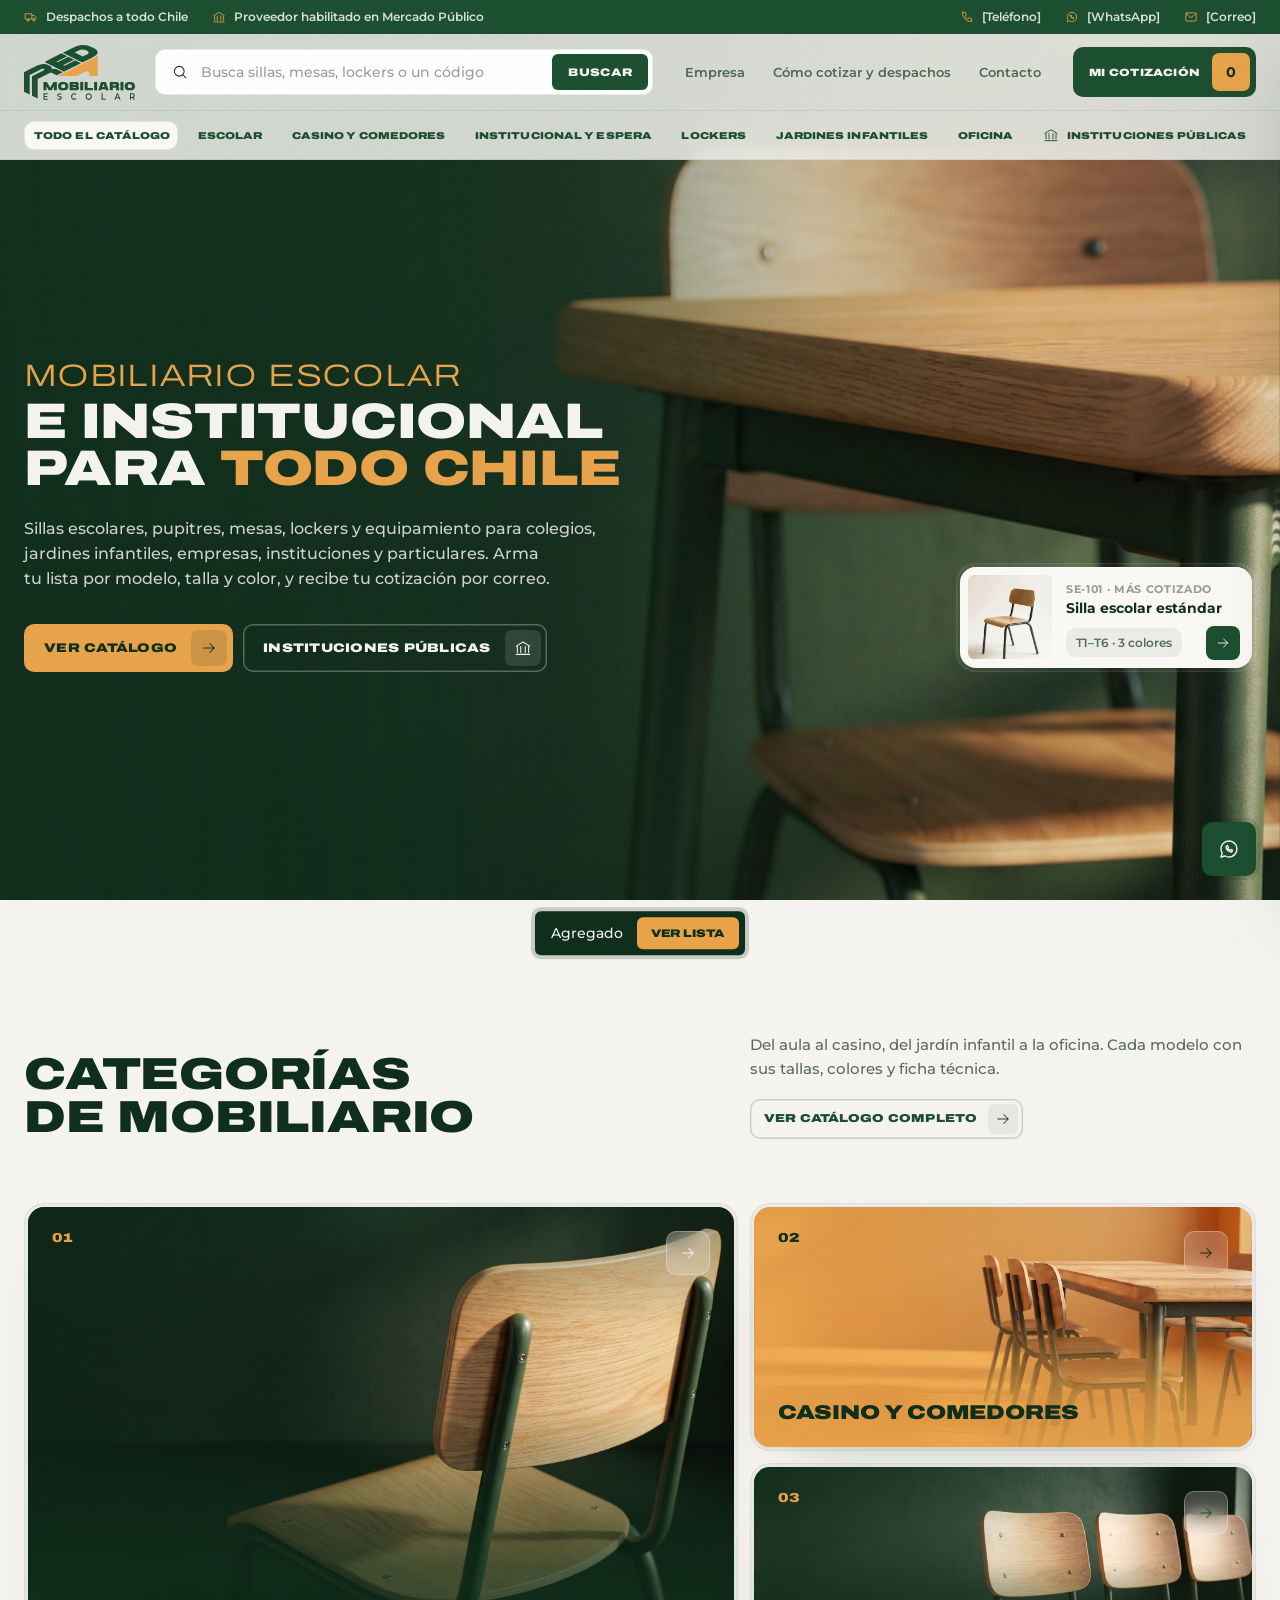
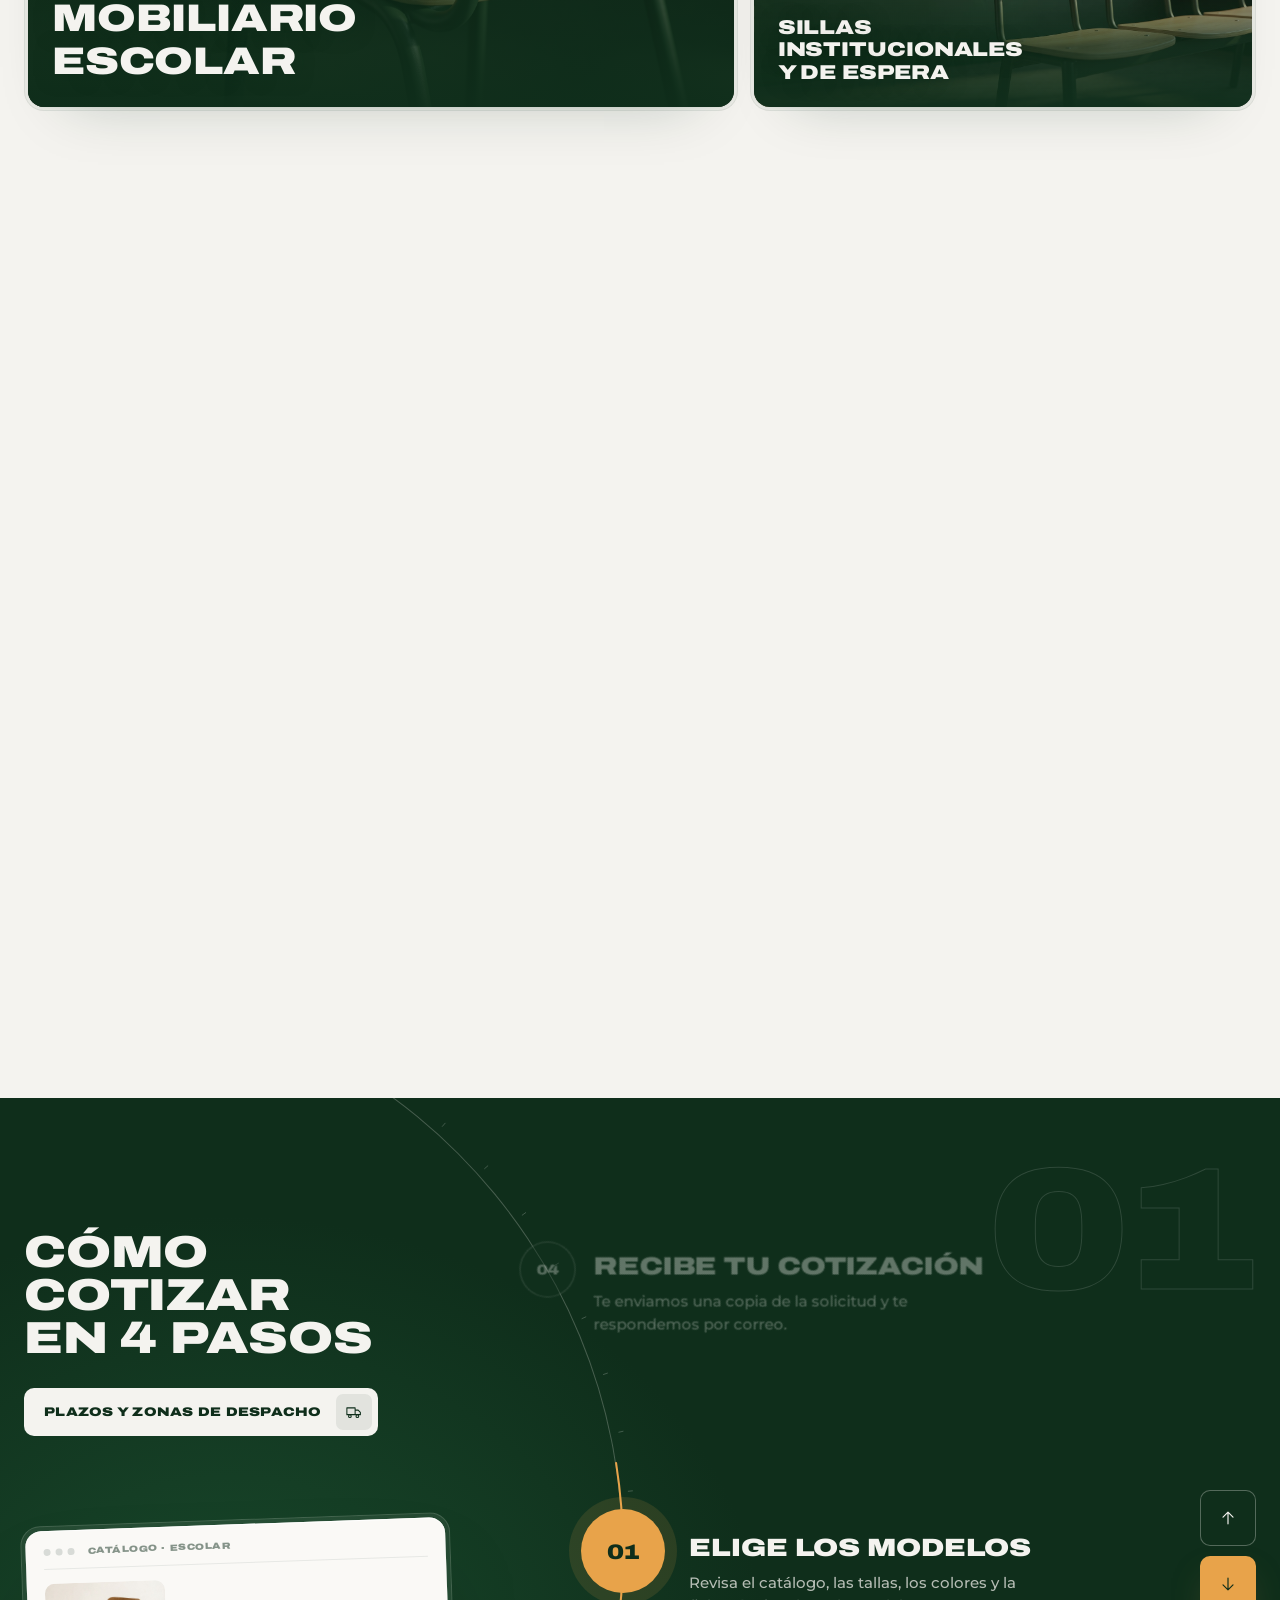
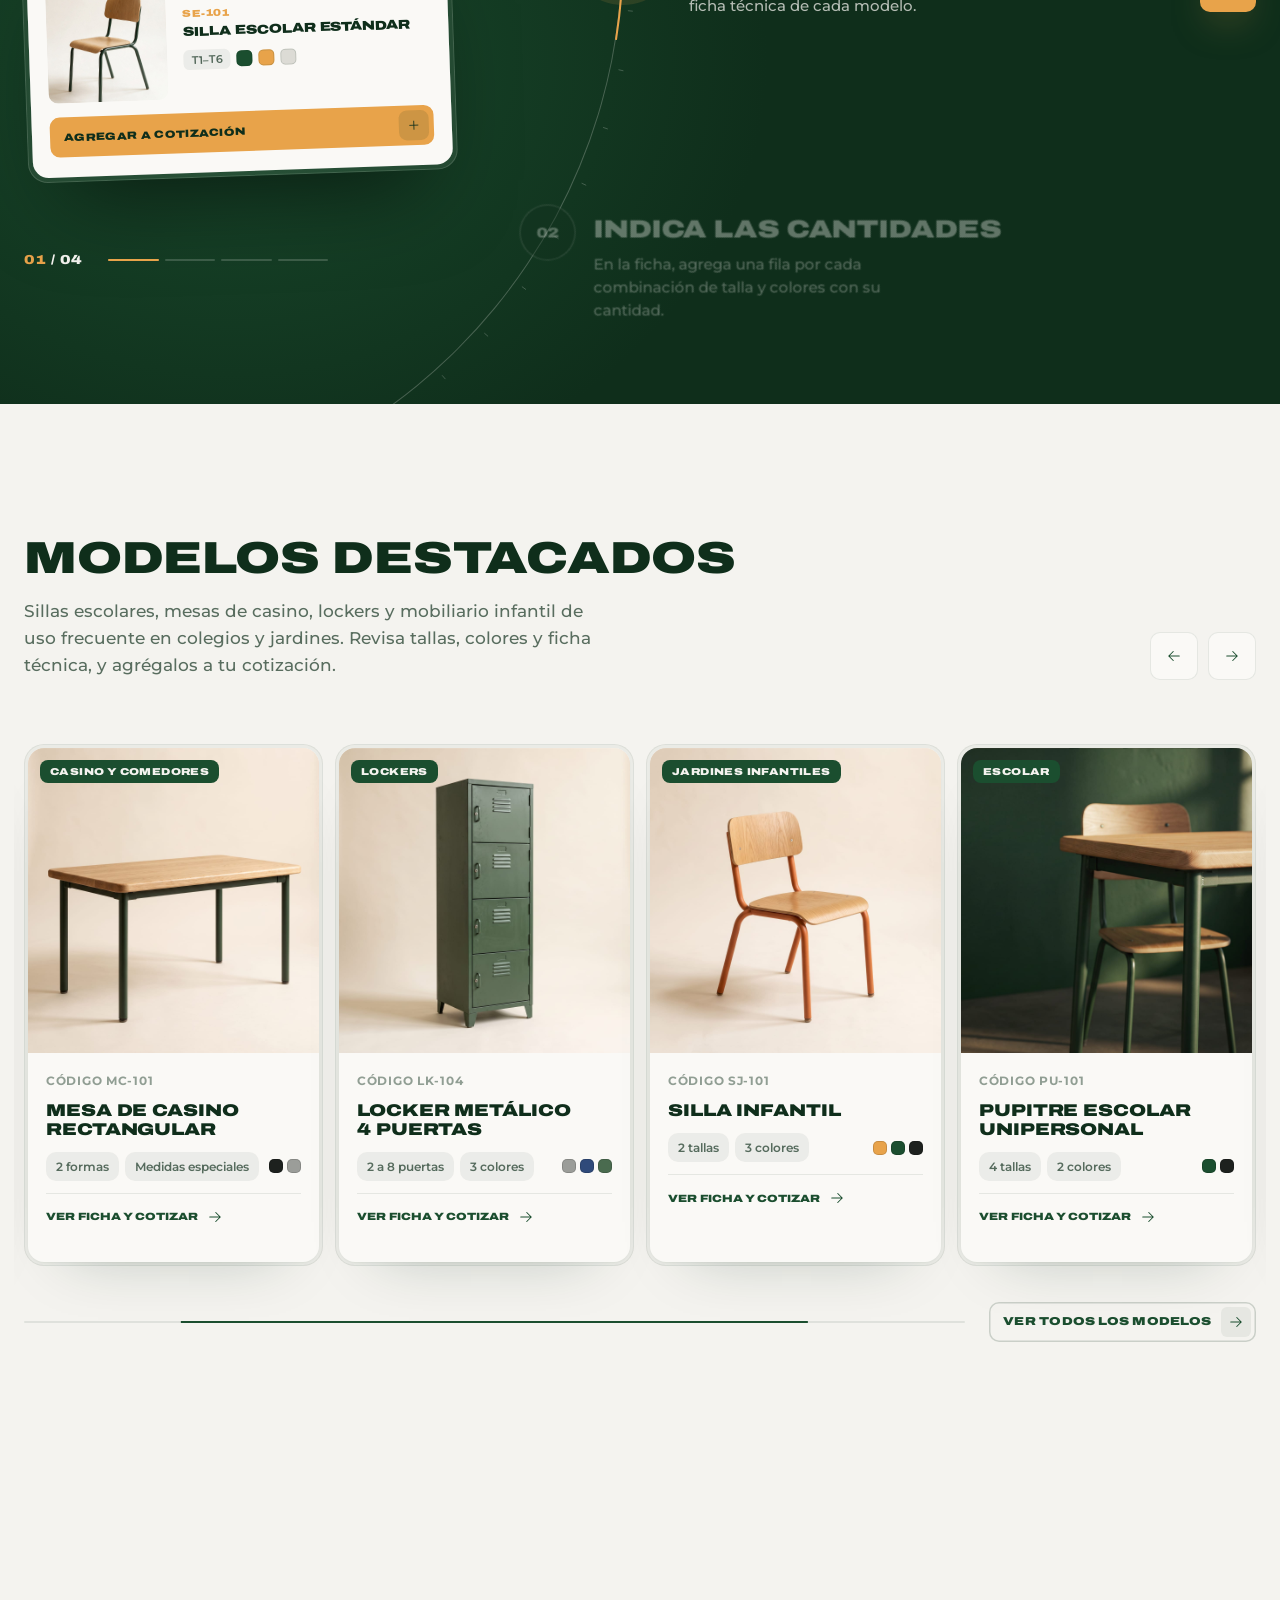
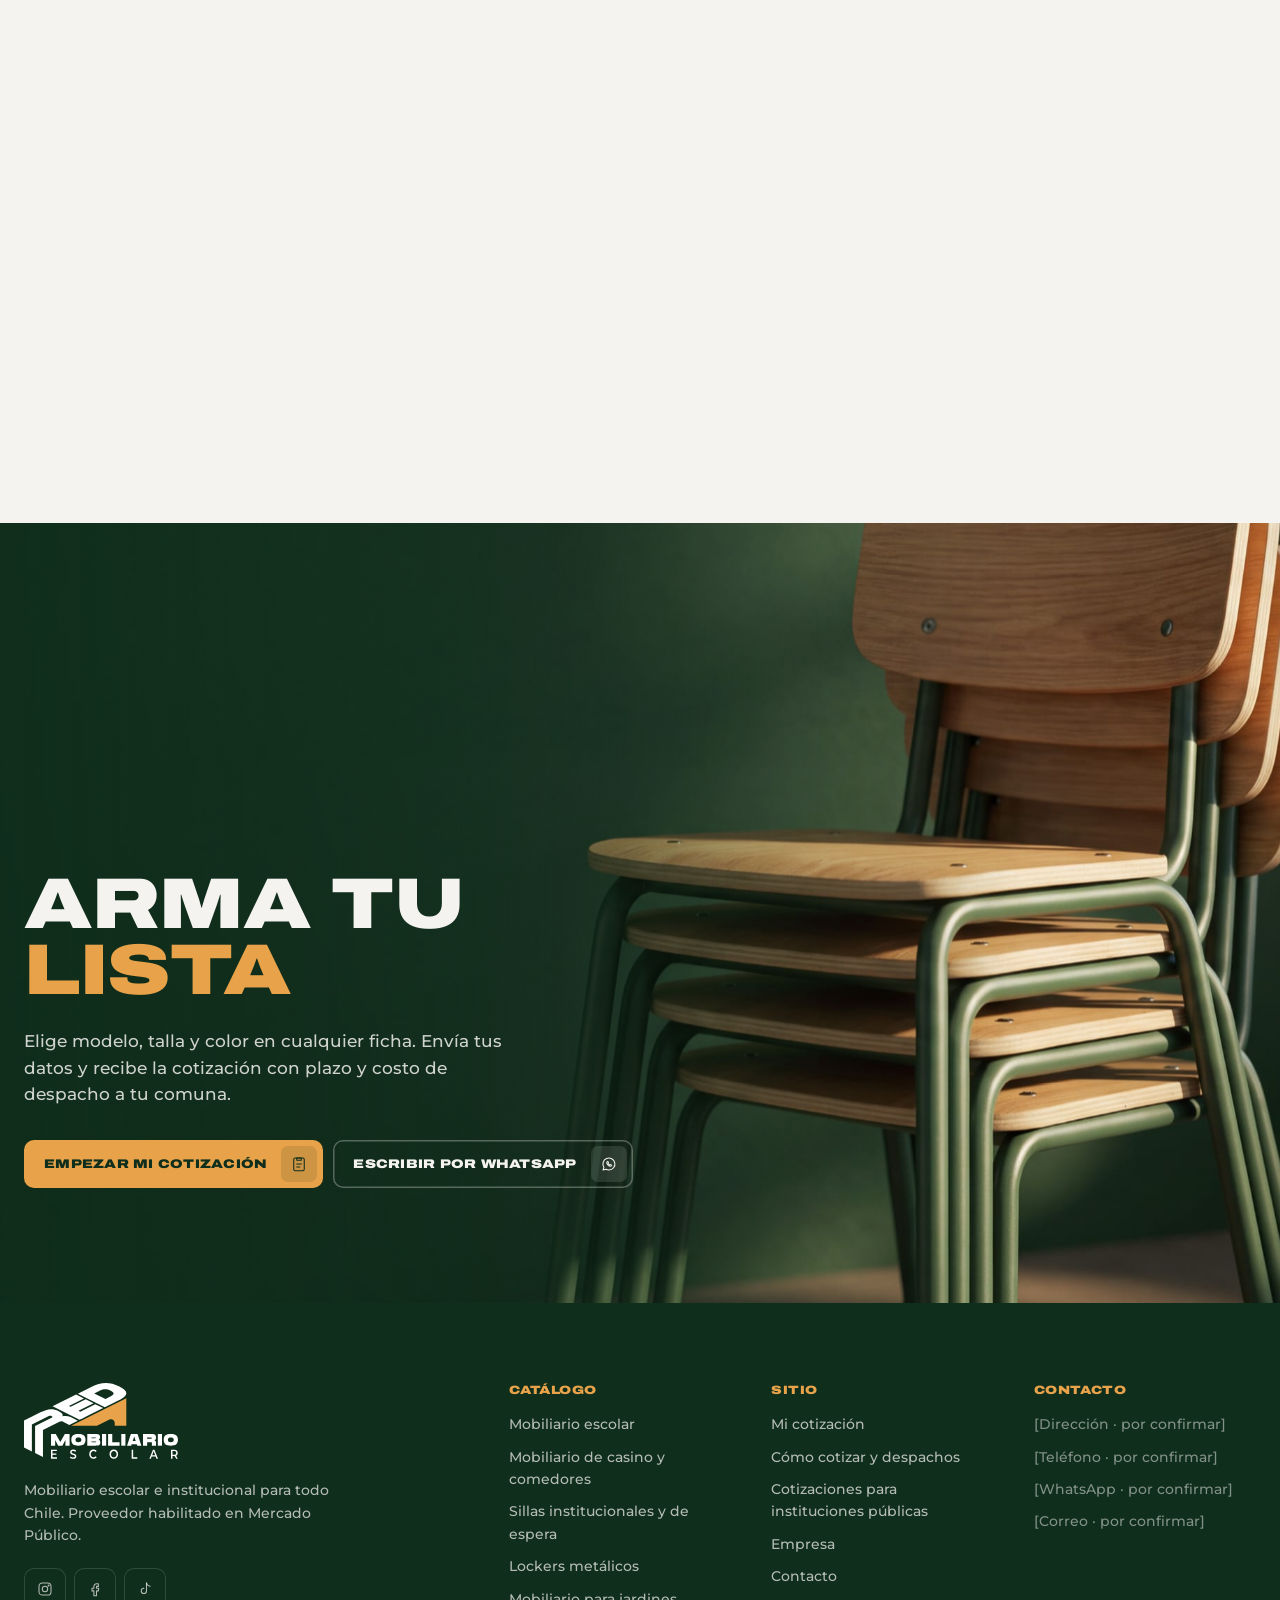
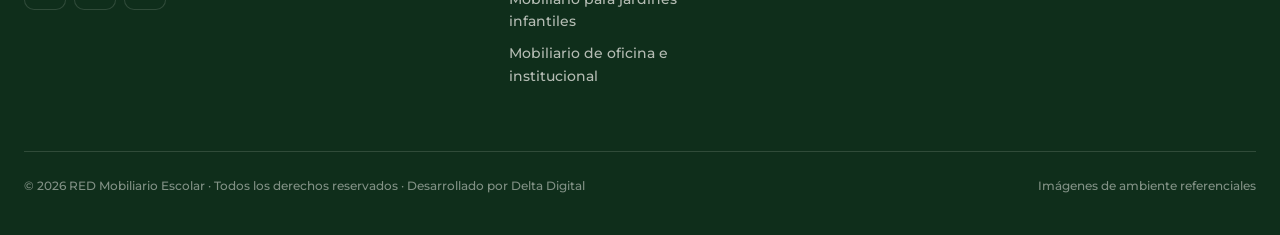
<file: index.html>
<!doctype html>
<html lang="es-CL">
<head>
<meta charset="utf-8">
<meta name="viewport" content="width=device-width, initial-scale=1, viewport-fit=cover">
<title>RED Mobiliario Escolar · Mobiliario escolar e institucional para todo Chile</title>
<meta name="description" content="Sillas escolares, pupitres, mesas, lockers y equipamiento para colegios, jardines infantiles, empresas, instituciones y particulares. Arma tu lista por modelo, talla y color, y recibe tu cotización por correo.">
<meta name="claude:viewport-fit-sides" content="cover">
<link rel="icon" href="assets/logo/favicon.svg" type="image/svg+xml">
<link rel="preconnect" href="https://fonts.googleapis.com">
<link rel="preconnect" href="https://fonts.gstatic.com" crossorigin>
<link rel="stylesheet" href="https://fonts.googleapis.com/css2?family=Archivo:wdth,wght@125,300;125,900&family=Montserrat:wght@400;500;600;700&display=swap">
<link rel="preload" as="image" href="assets/img/hero.jpg">
<link rel="stylesheet" href="assets/css/site.css">
</head>
<body data-page="home">

<main>
<!-- HERO -->
<section class="banner hero on-dark" aria-labelledby="h-hero">
  <span class="bg" style="background-image:url(assets/img/hero.jpg);background-position:64% center" role="img" aria-label="Silla y mesa escolar de roble y acero verde contra un muro verde con luz de tarde"></span>
  <div class="wrap">
    <div>
      <h1 class="d" id="h-hero"><span class="h1-a">Mobiliario escolar</span><span>e institucional</span><span>para <em>todo Chile</em></span></h1>
      <p class="lead">Sillas escolares, pupitres, mesas, lockers y equipamiento para colegios, jardines infantiles, empresas, instituciones y particulares. Arma tu lista por modelo, talla y color, y recibe tu cotización por correo.</p>
      <div class="ctas">
        <a class="pill o" href="catalogo.html">Ver catálogo<span class="ic"><svg class="i"><use href="#i-arr"/></svg></span></a>
        <a class="pill w" href="instituciones.html">Instituciones públicas<span class="ic"><svg class="i"><use href="#i-bank"/></svg></span></a>
      </div>
    </div>
    <div class="shell fp"><div class="core">
      <span class="th" style="background-image:url(assets/img/prod-se-101.jpg)" role="img" aria-label="Silla escolar estándar"></span>
      <div><span class="code">SE-101 · MÁS COTIZADO</span><b>Silla escolar estándar</b>
        <div class="row"><span class="chip">T1–T6 · 3 colores</span><a class="add" href="producto.html#se-101" aria-label="Ver ficha y cotizar la silla escolar estándar"><svg class="i" style="width:16px;height:16px"><use href="#i-arr"/></svg></a></div></div>
    </div></div>
  </div>
</section>

<!-- CATEGORÍAS -->
<section id="categorias" aria-labelledby="h-cat"><div class="wrap">
  <div class="sh rv">
    <div><h2 class="d" id="h-cat" style="margin-top:0">Categorías de mobiliario</h2></div>
    <div class="sh-side"><p>Del aula al casino, del jardín infantil a la oficina. Cada modelo con sus tallas, colores y ficha técnica.</p><a class="pill l sm" href="catalogo.html">Ver catálogo completo<span class="ic"><svg class="i"><use href="#i-arr"/></svg></span></a></div>
  </div>
  <div class="bento" id="bento"></div>
</div></section>

<!-- CONFIANZA -->
<section id="empresa" style="padding-top:0" aria-label="Proveedor del Estado y despachos"><div class="wrap">
  <div class="trust2">
    <div class="shell t-a rv"><div class="core"><div class="tcard">
      <span class="tico"><svg aria-hidden="true"><use href="#iso-estado"/></svg></span>
      <h2 class="d">Proveedor del Estado<br>en Mercado Público</h2>
      <p>Proveedor habilitado en Mercado Público, con experiencia en adjudicaciones mediante Compra Ágil. Inscritos en el Registro de Proveedores del Estado.</p>
      <div class="foot"><a class="pill g sm" href="instituciones.html">Instituciones públicas<span class="ic"><svg class="i"><use href="#i-arr"/></svg></span></a></div>
    </div></div></div>
    <div class="shell t-b rv"><div class="core c-o"><div class="tcard">
      <span class="tico"><svg aria-hidden="true"><use href="#iso-despacho"/></svg></span>
      <h2 class="d">Despachos<br>a todo Chile</h2>
      <p>Despachamos a colegios, jardines, empresas, instituciones y particulares en todas las regiones del país. Indica tu comuna al cotizar y te informamos plazo y costo de despacho.</p>
      <div class="foot"><a class="pill p sm" href="como-cotizar.html#despachos">Plazos y zonas de despacho<span class="ic"><svg class="i"><use href="#i-arr"/></svg></span></a></div>
    </div></div></div>
  </div>
</div></section>

<!-- CÓMO COTIZAR -->
<section id="cotizar" class="dark on-dark pc" aria-labelledby="h-steps" aria-roledescription="carrusel">
  <div class="big" id="big" aria-hidden="true"></div>
  <div class="wrap">
    <div class="pc-l rv">
      <h2 class="d" id="h-steps">Cómo cotizar en 4 pasos</h2>
      <a class="pill b" href="como-cotizar.html#despachos">Plazos y zonas de despacho<span class="ic"><svg class="i"><use href="#i-truck"/></svg></span></a>
      <div class="ilu" aria-hidden="true"><div id="arts"></div></div>
      <div class="ctrl">
        <span class="count" id="count" aria-live="polite"><em>01</em> / 04</span>
        <div class="bars" id="bars"></div>
        <div class="mnav">
          <button class="p" type="button" data-go="-1" aria-label="Paso anterior"><svg class="i" viewBox="0 0 24 24"><path d="M12 19V5M6 11l6-6 6 6"/></svg></button>
          <button class="n" type="button" data-go="1" aria-label="Paso siguiente"><svg class="i" viewBox="0 0 24 24"><path d="M12 5v14M6 13l6 6 6-6"/></svg></button>
        </div>
      </div>
    </div>
    <div class="stage rv" id="stage" tabindex="0" aria-label="Pasos para cotizar. Usa las flechas para avanzar.">
      <div class="arc"></div>
      <svg class="lens" id="lens" aria-hidden="true"></svg>
      <div class="ring" id="ring"></div>
      <div class="hnav">
        <button class="hdl prev" type="button" id="hprev" aria-label="Paso anterior"><svg class="i" viewBox="0 0 24 24"><path d="M12 19V5M6 11l6-6 6 6"/></svg></button>
        <button class="hdl next" type="button" id="hnext" aria-label="Paso siguiente"><svg class="i" viewBox="0 0 24 24"><path d="M12 5v14M6 13l6 6 6-6"/></svg></button>
      </div>
    </div>
  </div>
</section>

<!-- DESTACADOS -->
<section id="destacados" aria-labelledby="h-dest"><div class="wrap">
  <div class="sh rv">
    <div><h2 class="d" id="h-dest">Modelos destacados</h2><p>Sillas escolares, mesas de casino, lockers y mobiliario infantil de uso frecuente en colegios y jardines. Revisa tallas, colores y ficha técnica, y agrégalos a tu cotización.</p></div>
    <div class="arrs"><button class="arr" type="button" data-dir="-1" aria-label="Modelos anteriores"><svg class="i" style="transform:scaleX(-1)"><use href="#i-arr"/></svg></button><button class="arr" type="button" data-dir="1" aria-label="Más modelos"><svg class="i"><use href="#i-arr"/></svg></button></div>
  </div>
  <div class="rv">
    <div class="track" id="track"></div>
    <div class="tctl"><div class="bar"><i id="bar"></i></div><a class="pill l sm" href="catalogo.html">Ver todos los modelos<span class="ic"><svg class="i"><use href="#i-arr"/></svg></span></a></div>
  </div>
</div></section>

<!-- A QUIÉN ATENDEMOS -->
<section style="padding-top:0" aria-labelledby="h-seg"><div class="wrap">
  <div class="sh rv"><div><h2 class="d" id="h-seg">A quién atendemos</h2></div></div>
  <div class="sg">
    <div class="shell lift rv"><a class="core c-v" href="catalogo.html#escolar"><span class="ico"><svg aria-hidden="true"><use href="#iso-colegio"/></svg></span><h3 class="d">Colegios y jardines infantiles</h3><p>Sillas y mesas escolares por talla, pupitres, pizarras, lockers y mobiliario infantil para salas de clases, bibliotecas y salas cuna.</p><span class="lk"><span>Ver mobiliario escolar</span><span class="la"><svg class="i"><use href="#i-arr"/></svg></span></span></a></div>
    <div class="shell lift rv"><a class="core c-w" href="catalogo.html#institucional"><span class="ico"><svg aria-hidden="true"><use href="#iso-empresa"/></svg></span><h3 class="d">Empresas e instituciones</h3><p>Mesas y sillas de casino, sillas ISO, banquetas de espera, lockers, escritorios y mesas de reuniones, con cotización por volumen.</p><span class="lk"><span>Ver mobiliario institucional</span><span class="la"><svg class="i"><use href="#i-arr"/></svg></span></span></a></div>
    <div class="shell lift rv"><a class="core c-o" href="instituciones.html"><span class="ico"><svg aria-hidden="true"><use href="#iso-publico"/></svg></span><h3 class="d">Organismos públicos</h3><p>Municipalidades, servicios locales de educación y otros organismos del Estado. Cotiza con el ID de tu Compra Ágil o licitación.</p><span class="lk"><span>Cotizaciones para instituciones públicas</span><span class="la"><svg class="i"><use href="#i-arr"/></svg></span></span></a></div>
    <div class="shell lift rv"><a class="core c-s" href="catalogo.html"><span class="ico"><svg aria-hidden="true"><use href="#iso-particular"/></svg></span><h3 class="d">Particulares</h3><p>Compra mobiliario escolar, sillas, escritorios y lockers para tu casa u oficina, desde una unidad.</p><span class="lk"><span>Ver catálogo</span><span class="la"><svg class="i"><use href="#i-arr"/></svg></span></span></a></div>
  </div>
</div></section>

<!-- CIERRE -->
<section class="banner close-b on-dark" aria-labelledby="h-close">
  <span class="bg" style="background-image:url(assets/img/cierre.jpg);background-position:70% center" role="img" aria-label="Sillas escolares de roble y acero verde apiladas contra un muro verde"></span>
  <div class="wrap rv">
    
    <h2 class="d" id="h-close">Arma tu<br><em>lista</em></h2>
    <p class="lead">Elige modelo, talla y color en cualquier ficha. Envía tus datos y recibe la cotización con plazo y costo de despacho a tu comuna.</p>
    <div class="ctas"><a class="pill o" href="catalogo.html">Empezar mi cotización<span class="ic"><svg class="i"><use href="#i-list"/></svg></span></a><a class="pill w" href="#contacto">Escribir por WhatsApp<span class="ic"><svg class="i"><use href="#i-wa"/></svg></span></a></div>
  </div>
</section>
</main>

<script src="assets/js/data.js"></script>
<script src="assets/js/app.js"></script>
<script>
(function () {
  var R = window.RED, D = R.data, esc = R.esc, ico = R.ico;
  // bento de categorías (orden y tamaños de la dirección A)
  var sizes = ['b1', 'b2', 'b3', 'b4', 'b5', 'b6'];
  // títulos cortos solo para las tarjetas de la home
  // tono de cada tarjeta: oscuro (verde), claro (piedra / blanco cálido) o naranja
  var tonos = { casino: 'or', lockers: 'lt', jardines: 'or', oficina: 'lt' };
  // imágenes de tono claro/naranja solo para la home (el catálogo mantiene las oscuras)
  var fondos = { escolar: 'assets/img/cat-escolar-home.jpg', casino: 'assets/img/cat-casino-naranja.jpg', lockers: 'assets/img/cat-lockers-claro.jpg', jardines: 'assets/img/cat-jardines-naranja.jpg', oficina: 'assets/img/cat-oficina-claro.jpg' };
  var titulos = { casino: 'Casino y comedores', jardines: 'Jardines infantiles', oficina: 'Oficina e institucional' };
  document.getElementById('bento').innerHTML = D.categorias.map(function (k, i) {
    return '<div class="shell ' + sizes[i] + ' rv"><a class="core cat ' + (tonos[k.slug] || '') + '" href="catalogo.html#' + k.slug + '"><span class="bg" style="background-image:url(' + (fondos[k.slug] || k.img) + ')"></span>' +
      '<div class="top"><span class="n">' + k.n + '</span><span class="go">' + ico('arr') + '</span></div>' +
      '<div><h3 class="d">' + esc(titulos[k.slug] || k.nombre) + '</h3></div></a></div>';
  }).join('');
  // carrusel de destacados
  var track = document.getElementById('track'), bar = document.getElementById('bar');
  var dest = D.productos.filter(function (p) { return p.destacado; }).concat(D.productos.filter(function (p) { return !p.destacado && (p.code === 'PU-101' || p.code === 'SI-101'); }));
  // loop infinito: tres copias de la lista; siempre se navega en la copia del medio
  var n = dest.length, una = dest.map(R.card).join('');
  track.innerHTML = una + una + una;
  var cards = track.children;
  for (var ci = 0; ci < cards.length; ci++) {
    if (ci < n || ci >= 2 * n) { cards[ci].setAttribute('aria-hidden', 'true'); cards[ci].querySelectorAll('a,button').forEach(function (a) { a.tabIndex = -1; }); }
  }
  function paso() { return cards[1].offsetLeft - cards[0].offsetLeft; }
  function juego() { return cards[n].offsetLeft - cards[0].offsetLeft; }
  function centrar() { track.scrollLeft = juego() + Math.round((track.scrollLeft % juego()) / paso()) * paso(); }
  function prog() {
    var p = paso(), vis = Math.max(1, Math.round(track.clientWidth / p)), idx = ((Math.round(track.scrollLeft / p) % n) + n) % n;
    bar.style.width = (vis / n * 100) + '%';
    bar.style.transform = 'translateX(' + (idx / vis * 100) + '%)';
  }
  // al terminar cada desplazamiento, si se salió de la copia del medio, salta sin animación a la posición equivalente
  var quieto;
  function recentrar() { var j = juego(), x = track.scrollLeft; if (x < j * 0.5) track.scrollLeft = x + j; else if (x >= j * 1.5) track.scrollLeft = x - j; }
  track.addEventListener('scroll', function () { prog(); clearTimeout(quieto); quieto = setTimeout(recentrar, 140); }, { passive: true });
  function mover(dir) { clearTimeout(quieto); recentrar(); track.scrollBy({ left: dir * paso(), behavior: 'smooth' }); }
  // avance automático cada 4 s; se pausa con el mouse encima, con foco dentro, al tocar o si la sección no está a la vista
  var auto = null, pausa = false;
  function enVista() { var r = track.getBoundingClientRect(); return r.bottom > 0 && r.top < window.innerHeight; }
  function arrancar() { parar(); if (!pausa) auto = setInterval(function () { if (!document.hidden && enVista()) mover(1); }, 4000); }
  function parar() { if (auto) { clearInterval(auto); auto = null; } }
  var dz = document.getElementById('destacados');
  dz.addEventListener('mouseenter', function () { pausa = true; parar(); });
  dz.addEventListener('mouseleave', function () { pausa = false; arrancar(); });
  dz.addEventListener('focusin', function () { pausa = true; parar(); });
  dz.addEventListener('focusout', function () { pausa = false; arrancar(); });
  track.addEventListener('touchstart', function () { parar(); }, { passive: true });
  track.addEventListener('touchend', function () { arrancar(); }, { passive: true });
  document.querySelectorAll('#destacados .arr').forEach(function (b) { b.addEventListener('click', function () { mover(+b.dataset.dir); }); });
  window.addEventListener('resize', function () { centrar(); prog(); });
  centrar(); prog(); arrancar();
  R.reveal();
})();
</script>
<script>
// Cómo cotizar: carrusel en media luna (vertical en escritorio, horizontal en móvil)
(function(){
  // mini pantallas del sitio, una por paso
  var I={
    plus:'<svg class="i" viewBox="0 0 24 24"><path d="M12 5v14M5 12h14"/></svg>',
    send:'<svg class="i" viewBox="0 0 24 24"><path d="M4 12l16-8-6 16-2.5-6.5z"/></svg>',
    doc:'<svg class="i" viewBox="0 0 24 24"><path d="M7 3h7l4 4v14H7zM14 3v4h4M10 12h5M10 16h5"/></svg>',
    chk:'<svg class="i" viewBox="0 0 24 24"><path d="M5 12.5l4.5 4.5L19 7.5"/></svg>',
    dn:'<svg class="i" viewBox="0 0 24 24"><path d="M7 10l5 5 5-5"/></svg>'
  };
  var bar=function(t){return '<div class="mk-bar"><i></i><i></i><i></i><span>'+t+'</span></div>'};
  var sw=function(c){return '<b class="sw" style="background:'+c+'"></b>'};
  var stp=function(n){return '<span class="stp"><b>−</b><em>'+n+'</em><b>+</b></span>'};
  var MOCKS=[
    '<div class="mk"><div class="mk-c">'+bar('Catálogo · Escolar')+
      '<div class="m1"><img src="assets/img/prod-se-101.jpg" alt=""><div><span class="code">SE-101</span><h4>Silla escolar estándar</h4>'+
      '<div class="row"><span class="tag">T1–T6</span>'+sw('#1B4E2F')+sw('#E8A34A')+sw('#DCDBD5')+'</div></div></div>'+
      '<span class="mbtn o hot">Agregar a cotización<span class="mi">'+I.plus+'</span></span></div></div>',
    '<div class="mk"><div class="mk-c">'+bar('Ficha · SE-101')+
      '<div class="m2h"><span>Talla</span><span>Colores</span><span>Cantidad</span></div>'+
      '<div class="m2r"><span class="sel">T4'+I.dn+'</span><span class="sws">'+sw('#1B4E2F')+sw('#E8A34A')+'</span>'+stp(30)+'</div>'+
      '<div class="m2r hot"><span class="sel">T5'+I.dn+'</span><span class="sws">'+sw('#1B4E2F')+sw('#DCDBD5')+'</span>'+stp(25)+'</div>'+
      '<div class="m2add">'+I.plus+'Agregar fila</div>'+
      '<div class="m2t"><span>Total</span><b>55 unidades</b></div></div></div>',
    '<div class="mk"><div class="mk-c">'+bar('Mi cotización · Datos')+
      '<div class="m3"><label><span>Institución</span><i>Nombre de la institución</i></label><label><span>Contacto</span><i>Nombre y apellido</i></label>'+
      '<label><span>Correo</span><i>correo@institucion.cl</i></label><label class="hot"><span>Comuna de despacho</span><i class="v">Temuco'+I.dn+'</i></label></div>'+
      '<span class="mbtn g">Enviar solicitud<span class="mi">'+I.send+'</span></span></div></div>',
    '<div class="mk"><div class="mk-c">'+bar('Correo · Bandeja de entrada')+
      '<div class="m4h"><span class="av">R</span><div><b>RED Mobiliario Escolar</b><span>Para: tu correo</span></div><em>Ahora</em></div>'+
      '<h4>Tu solicitud de cotización</h4><span class="ln" style="width:92%"></span><span class="ln" style="width:78%"></span><span class="ln" style="width:56%"></span>'+
      '<div class="m4f"><span class="att">'+I.doc+'Solicitud-cotizacion.pdf</span><span class="ok hot">'+I.chk+'Recibida</span></div></div></div>'
  ];
  var PASOS=[
    {t:'Elige los modelos',p:'Revisa el catálogo, las tallas, los colores y la ficha técnica de cada modelo.'},
    {t:'Indica las cantidades',p:'En la ficha, agrega una fila por cada combinación de talla y colores con su cantidad.'},
    {t:'Envía tus datos',p:'En Mi cotización indica tu institución, contacto y comuna de despacho.'},
    {t:'Recibe tu cotización',p:'Te enviamos una copia de la solicitud y te respondemos por correo.'}
  ];
  var N=12, STEP=30, k=0, last=0;
  var stage=document.getElementById('stage'), ring=document.getElementById('ring'), lens=document.getElementById('lens');
  var arts=document.getElementById('arts'), big=document.getElementById('big'), bars=document.getElementById('bars'), count=document.getElementById('count');
  var two=function(n){return (n<10?'0':'')+n};
  // marcas del arco (giran con la rueda)
  var ticks=document.createElementNS('http://www.w3.org/2000/svg','svg'); ticks.setAttribute('class','ticks'); ring.appendChild(ticks);
  var items=[];
  for(var i=0;i<N;i++){
    var s=i%4, el=document.createElement('div');
    el.className='it'; el.style.setProperty('--a',(i*STEP)+'deg');
    el.innerHTML='<div class="in"><button class="num" type="button" tabindex="-1" aria-label="Ir al paso '+(s+1)+'">'+two(s+1)+'</button><div class="txt"><h3 class="d">'+PASOS[s].t+'</h3><p>'+PASOS[s].p+'</p></div></div>';
    (function(idx){el.querySelector('.num').addEventListener('click',function(){var d=dist(idx);if(d)go(d)})})(i);
    ring.appendChild(el); items.push(el);
  }
  PASOS.forEach(function(p,s){
    var a=document.createElement('div'); a.className='art'; a.innerHTML=MOCKS[s]; arts.appendChild(a);
    var b=document.createElement('span'); b.textContent=two(s+1); big.appendChild(b);
    var bt=document.createElement('button'); bt.type='button'; bt.setAttribute('aria-label','Paso '+(s+1)); bt.addEventListener('click',function(){var cur=((k%4)+4)%4, d=s-cur; if(d>2)d-=4; if(d<-2)d+=4; if(d)go(d)}); bars.appendChild(bt);
  });
  function dist(i){var d=((i-k)%N+N)%N; if(d>N/2)d-=N; return d}
  function render(){
    // base: 0° = arco vertical (escritorio); -90° = arco horizontal arriba (móvil)
    ring.style.setProperty('--rot',(-k*STEP+base)+'deg');
    items.forEach(function(el,i){ el.querySelector('.in').style.setProperty('--ca',(-(i*STEP)+k*STEP-base)+'deg'); el.dataset.d=dist(i);
      el.setAttribute('aria-hidden',dist(i)===0?'false':'true'); });
    var cur=((k%4)+4)%4, prev=((last%4)+4)%4;
    [].forEach.call(arts.children,function(a,s){a.classList.toggle('on',s===cur);a.classList.toggle('out',s===prev&&s!==cur)});
    [].forEach.call(big.children,function(a,s){a.classList.toggle('on',s===cur);a.classList.toggle('out',s===prev&&s!==cur)});
    [].forEach.call(bars.children,function(b,s){b.classList.toggle('on',s<=cur)});
    count.innerHTML='<em>'+two(cur+1)+'</em> / 04';
  }
  var busy=0;
  function go(d){ var now=Date.now(); if(now-busy<260)return; busy=now; last=k; k+=d; render() }
  // geometría: radio según alto del escenario; flechas y lente sobre el arco
  var mq=window.matchMedia?matchMedia('(max-width:767px)'):{matches:false}, base=0;
  function layout(){
    var h=stage.clientHeight, w=stage.clientWidth, mob=mq.matches, R, cx, cy;
    var ax=parseFloat(getComputedStyle(stage).getPropertyValue('--ax')), ay=parseFloat(getComputedStyle(stage).getPropertyValue('--ay'))||0;
    if(mob){ R=Math.round(w*0.8); cx=w/2; cy=ay+R; }
    else { R=Math.round(h*(innerWidth<960?0.9:0.88)); cx=ax-R; cy=h/2; }
    var nb=mob?-90:0, changed=nb!==base; base=nb;
    stage.style.setProperty('--R',R+'px');
    if(changed){ ring.style.transition='none'; [].forEach.call(ring.querySelectorAll('.in'),function(e){e.style.transition='none'}); render(); ring.offsetWidth; ring.style.transition=''; [].forEach.call(ring.querySelectorAll('.in'),function(e){e.style.transition=''}); }
    // lente naranja alrededor del paso activo
    var a0=(base-9)*Math.PI/180, a1=(base+9)*Math.PI/180;
    lens.innerHTML='<path d="M'+(cx+R*Math.cos(a0))+' '+(cy+R*Math.sin(a0))+' A'+R+' '+R+' 0 0 1 '+(cx+R*Math.cos(a1))+' '+(cy+R*Math.sin(a1))+'" fill="none" stroke="#E8A34A" stroke-width="2" stroke-linecap="round"/>';
    // marcas cada 6°
    var t='', W=R+30; ticks.setAttribute('viewBox',(-W)+' '+(-W)+' '+(2*W)+' '+(2*W)); ticks.style.cssText='left:'+(-W)+'px;top:'+(-W)+'px;width:'+(2*W)+'px;height:'+(2*W)+'px';
    for(var g=0;g<360;g+=6){var r=g*Math.PI/180, l=(g%30===15)?10:5; t+='<line x1="'+((R+8)*Math.cos(r)).toFixed(1)+'" y1="'+((R+8)*Math.sin(r)).toFixed(1)+'" x2="'+((R+8+l)*Math.cos(r)).toFixed(1)+'" y2="'+((R+8+l)*Math.sin(r)).toFixed(1)+'" stroke="rgba(244,243,239,.22)" stroke-width="1"/>'}
    ticks.innerHTML=t;
    // ancho del texto: no debe llegar a las flechas de la derecha
    var hv=getComputedStyle(document.querySelector('.hnav')).display!=='none';
    stage.style.setProperty('--tw',Math.max(200,Math.min(470,stage.clientWidth-ax-52-(hv?96:8)))+'px');
  }
  document.getElementById('hnext').addEventListener('click',function(){go(1)});
  document.getElementById('hprev').addEventListener('click',function(){go(-1)});
  [].forEach.call(document.querySelectorAll('[data-go]'),function(b){b.addEventListener('click',function(){go(+b.dataset.go)})});
  stage.addEventListener('keydown',function(e){if(e.key==='ArrowDown'||e.key==='ArrowRight'){e.preventDefault();go(1)} if(e.key==='ArrowUp'||e.key==='ArrowLeft'){e.preventDefault();go(-1)}});
  // deslizar: vertical en escritorio, horizontal en móvil
  var p0=null; stage.addEventListener('pointerdown',function(e){p0=[e.clientX,e.clientY]});
  stage.addEventListener('pointerup',function(e){if(!p0)return; var d=mq.matches?e.clientX-p0[0]:e.clientY-p0[1]; p0=null; if(Math.abs(d)>40)go(d<0?1:-1)});
  addEventListener('resize',layout);
  // primera pintura sin transiciones: evita que la rueda y los textos giren desde 0° al cargar
  stage.classList.add('noanim'); layout(); render();
  requestAnimationFrame(function(){requestAnimationFrame(function(){stage.classList.remove('noanim')})});
})();
</script>
</body>
</html>
</file>
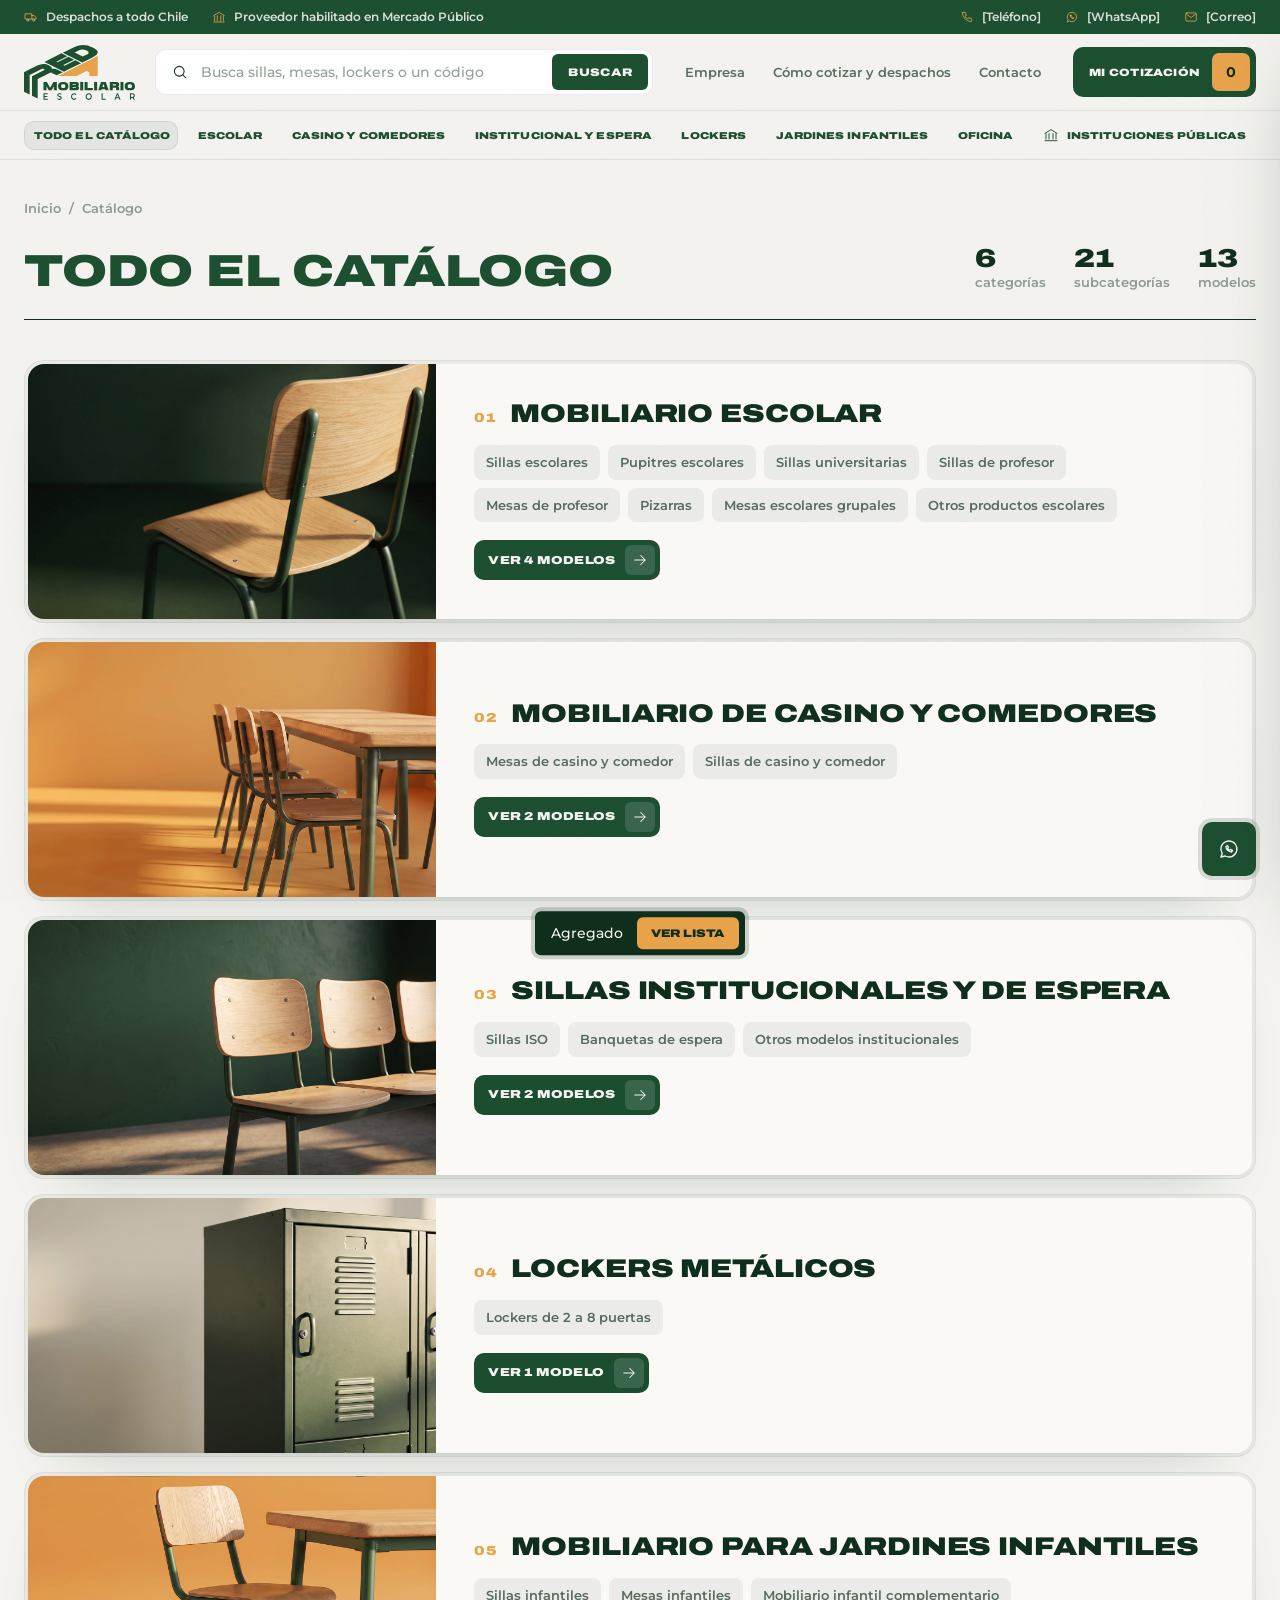
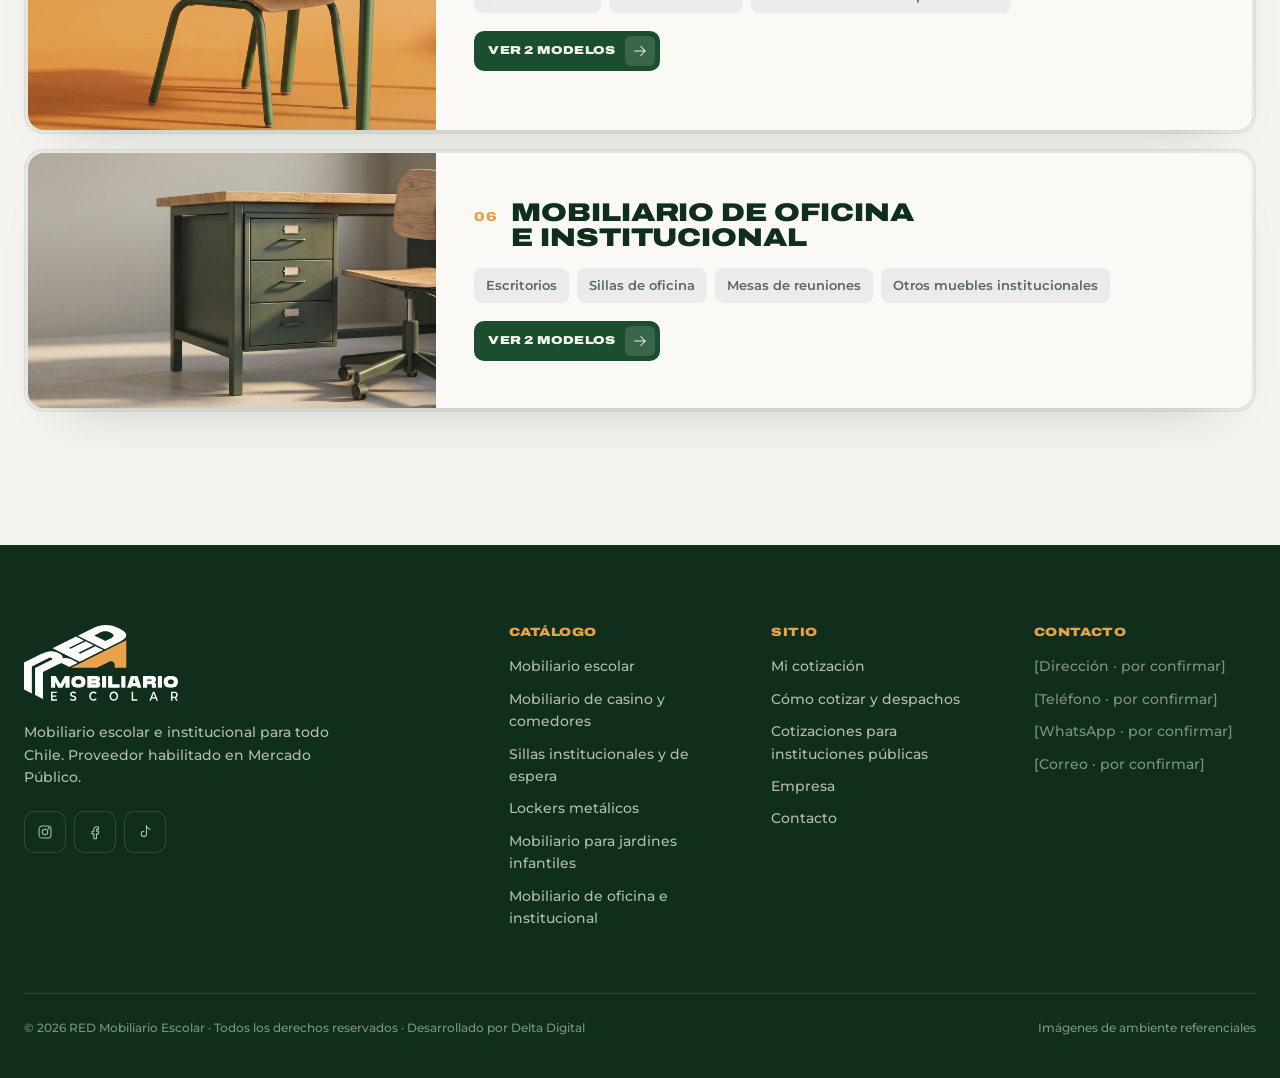
<file: catalogo.html>
<!doctype html>
<html lang="es-CL">
<head>
<meta charset="utf-8">
<meta name="viewport" content="width=device-width, initial-scale=1, viewport-fit=cover">
<title>Catálogo · RED Mobiliario Escolar</title>
<meta name="description" content="Catálogo de mobiliario escolar e institucional: sillas, pupitres, mesas de casino, lockers, mobiliario infantil y de oficina.">
<link rel="icon" href="assets/logo/favicon.svg" type="image/svg+xml">
<link rel="preconnect" href="https://fonts.googleapis.com">
<link rel="preconnect" href="https://fonts.gstatic.com" crossorigin>
<link rel="stylesheet" href="https://fonts.googleapis.com/css2?family=Archivo:wdth,wght@125,900&family=Montserrat:wght@400;500;600;700&display=swap">
<link rel="stylesheet" href="assets/css/site.css">
</head>
<body data-page="catalogo">

<main>
<section class="banner page-b on-dark" aria-labelledby="h-page">
  <span class="bg" id="pbg" style="background-image:url(assets/img/cat-escolar.jpg)"></span>
  <div class="wrap">
    <nav class="crumbs" aria-label="Ruta"><a href="index.html">Inicio</a><span>/</span><a href="catalogo.html">Catálogo</a><span id="crumb-cat"></span></nav>
    <span class="eb" id="p-eb"><i></i>Catálogo</span>
    <h1 class="d" id="h-page">Todo el catálogo</h1>
    <p class="lead" id="p-lead">Elige un modelo, revisa tallas, colores y ficha técnica, y agrégalo a tu cotización.</p>
  </div>
</section>

<!-- portada del catálogo: las 6 categorías con acceso directo a cada subcategoría -->
<section class="cat-ov" id="overview" hidden aria-labelledby="h-ov"><div class="wrap">
  <nav class="crumbs dk" aria-label="Ruta"><a href="index.html">Inicio</a><span>/</span><span>Catálogo</span></nav>
  <div class="ov-head"><h1 class="d" id="h-ov">Todo el catálogo</h1><div class="ov-meta" id="ovmeta"></div></div>
  <div class="ov-list" id="ovlist"></div>
</div></section>

<section style="padding-top:56px" id="listing"><div class="wrap cat-layout">
  <aside class="filters" aria-label="Filtros">
    <div class="shell"><div class="core">
      <h2 class="d">Buscar</h2>
      <form class="fsearch" id="fsearch" role="search"><svg class="i" aria-hidden="true"><use href="#i-search"/></svg><label class="sr" for="q-cat">Buscar en el catálogo</label><input id="q-cat" type="search" placeholder="Modelo o código"></form>
    </div></div>
    <div class="shell"><div class="core">
      <h2 class="d">Categorías</h2>
      <div class="flist" id="flist"></div>
    </div></div>
    <div class="shell"><div class="core c-v" style="padding:18px;display:grid;gap:10px">
      <h2 class="d" style="color:var(--blanco);margin:0;font-size:13px">Instituciones públicas</h2>
      <p style="font-size:13px;color:rgba(244,243,239,.78)">Cotiza con el ID de tu Compra Ágil o licitación.</p>
      <a class="pill o sm" href="instituciones.html">Cotizar<span class="ic"><svg class="i"><use href="#i-arr"/></svg></span></a>
    </div></div>
  </aside>

  <div>
    <div class="cat-top"><p id="count" aria-live="polite"></p><button class="pill l sm" type="button" data-open-q>Mi cotización<span class="ic"><svg class="i"><use href="#i-list"/></svg></span></button></div>
    <div class="subchips" id="subchips" aria-label="Subcategorías"></div>
    <div class="pgrid" id="pgrid"></div>
    <div class="empty-cat" id="empty" hidden>
      <h2 class="d" style="font-size:22px;color:var(--verde)">Sin resultados</h2>
      <p style="color:var(--t2)">No encontramos modelos con esa búsqueda. Prueba con otra palabra o un código, por ejemplo «SE-101».</p>
      <button class="pill g sm" type="button" id="clear">Ver todo el catálogo<span class="ic"><svg class="i"><use href="#i-arr"/></svg></span></button>
    </div>
    <p class="demo-note">Catálogo de demostración: los códigos, modelos y medidas son de ejemplo y se reemplazarán por los datos reales de RED. Las imágenes de ambiente son referenciales.</p>
  </div>
</div></section>
</main>

<script src="assets/js/data.js"></script>
<script src="assets/js/app.js"></script>
<script>
(function () {
  var R = window.RED, D = R.data, esc = R.esc;
  var state = { cat: '', sub: '', q: '' };
  var grid = document.getElementById('pgrid'), flist = document.getElementById('flist'), chips = document.getElementById('subchips');
  var qInput = document.getElementById('q-cat');

  function norm(s) { return String(s).toLowerCase().normalize('NFD').replace(/[̀-ͯ]/g, ''); }
  function list() {
    return D.productos.filter(function (p) {
      if (state.cat && p.cat !== state.cat) return false;
      if (state.sub && p.sub !== state.sub) return false;
      if (state.q) { var h = norm(p.code + ' ' + p.nombre + ' ' + p.sub + ' ' + R.catBy(p.cat).nombre); return norm(state.q).split(/\s+/).every(function (w) { return h.indexOf(w) > -1; }); }
      return true;
    });
  }
  function renderFilters() {
    var all = '<button type="button" data-cat="" aria-pressed="' + (!state.cat) + '">Todo el catálogo<small>' + D.productos.length + '</small></button>';
    flist.innerHTML = all + D.categorias.map(function (k) {
      var n = D.productos.filter(function (p) { return p.cat === k.slug; }).length;
      return '<button type="button" data-cat="' + k.slug + '" aria-pressed="' + (state.cat === k.slug) + '">' + esc(k.corto) + '<small>' + n + '</small></button>';
    }).join('');
    var k = R.catBy(state.cat);
    chips.innerHTML = k ? ['<button type="button" data-sub="" aria-pressed="' + (!state.sub) + '">Todas</button>'].concat(k.subs.map(function (s) {
      return '<button type="button" data-sub="' + esc(s) + '" aria-pressed="' + (state.sub === s) + '">' + esc(s) + '</button>';
    })).join('') : '';
    chips.hidden = !k;
  }
  function portada() { return !state.cat && !state.q; }
  function renderHead() {
    var k = R.catBy(state.cat), ov = portada();
    document.getElementById('h-page').textContent = state.q ? 'Resultados para «' + state.q + '»' : (k ? k.nombre : 'Catálogo de mobiliario escolar e institucional');
    document.getElementById('p-eb').innerHTML = '<i></i>' + (k ? 'Categoría ' + k.n : 'Catálogo · 6 categorías');
    document.getElementById('p-lead').textContent = k ? k.subs.join(' · ') : (ov
      ? 'Mobiliario escolar, de casino, institucional, lockers metálicos, mobiliario para jardines infantiles y de oficina. Entra a cada categoría para revisar modelos, tallas, colores y fichas técnicas, y solicita tu cotización en línea.'
      : 'Elige un modelo, revisa tallas, colores y ficha técnica, y agrégalo a tu cotización.');
    document.getElementById('crumb-cat').innerHTML = k ? ' / ' + esc(k.corto) : '';
    document.querySelector('.page-b').classList.toggle('cat-b', !ov);  // categorías y búsqueda: banner de alto fijo
    document.getElementById('pbg').style.backgroundImage = 'url(' + (k ? (k.banner || k.img) : 'assets/img/banner-escolar.jpg') + ')';
    document.getElementById('pbg').style.backgroundPosition = (k && k.bpos) || '';  // encuadre propio por categoría
    document.title = (k ? k.nombre : 'Catálogo') + ' · RED Mobiliario Escolar';
    document.querySelectorAll('.hdr-r2 a[href^="catalogo.html"]').forEach(function (a) {
      var h = a.getAttribute('href'), on = h === 'catalogo.html' ? ov : h === 'catalogo.html#' + state.cat;
      if (on) a.setAttribute('aria-current', 'page'); else a.removeAttribute('aria-current');
    });
  }
  // portada: una fila por categoría (foto, nombre, subcategorías y botón con la cantidad de modelos)
  function renderOverview() {
    document.getElementById('ovlist').innerHTML = D.categorias.map(function (k) {
      var n = D.productos.filter(function (p) { return p.cat === k.slug; }).length;
      return '<div class="shell rv"><div class="core ov-row">' +
        '<a class="ov-ph" href="catalogo.html#' + k.slug + '" style="background-image:url(' + (k.foto || k.img) + ')" aria-label="' + esc(k.nombre) + '"></a>' +
        '<div class="ov-bd"><h2 class="d"><span class="n">' + k.n + '</span>' + esc(k.nombre) + '</h2>' +
        '<div class="ov-subs">' + k.subs.map(function (s) { return '<a href="catalogo.html#' + k.slug + '" data-sub="' + esc(s) + '">' + esc(s) + '</a>'; }).join('') + '</div>' +
        '<a class="pill g sm" href="catalogo.html#' + k.slug + '">Ver ' + n + (n === 1 ? ' modelo' : ' modelos') + '<span class="ic"><svg class="i"><use href="#i-arr"/></svg></span></a></div></div></div>';
    }).join('');
    document.getElementById('ovmeta').innerHTML = '<div><b>' + D.categorias.length + '</b><span>categorías</span></div><div><b>' + D.categorias.reduce(function (a, k) { return a + k.subs.length; }, 0) + '</b><span>subcategorías</span></div><div><b>' + D.productos.length + '</b><span>modelos</span></div>';
    R.reveal(document.getElementById('ovlist'));
  }
  function render() {
    var ov = portada();
    document.getElementById('overview').hidden = !ov;
    document.querySelector('.page-b').hidden = ov;  // la portada del catálogo no lleva banner
    document.getElementById('listing').hidden = ov;
    if (ov) { renderOverview(); renderHead(); return; }
    var items = list();
    grid.innerHTML = items.map(R.card).join('');
    document.getElementById('empty').hidden = items.length > 0;
    document.getElementById('count').innerHTML = '<b>' + items.length + '</b> ' + (items.length === 1 ? 'modelo' : 'modelos');
    renderFilters(); renderHead();
    grid.querySelectorAll('.shell').forEach(function (el, i) { el.classList.add('rv'); });
    R.reveal(grid);
  }
  function fromHash() {
    var h = decodeURIComponent(location.hash.slice(1));
    state.q = ''; state.sub = '';
    if (h === 'buscar') { try { state.q = sessionStorage.getItem('red-q') || ''; } catch (e) {} state.cat = ''; }
    else state.cat = R.catBy(h) ? h : '';
    try { var s = sessionStorage.getItem('red-sub'); if (s && R.catBy(state.cat) && R.catBy(state.cat).subs.indexOf(s) > -1) state.sub = s; sessionStorage.removeItem('red-sub'); } catch (e) {}
    qInput.value = state.q;
    render();
  }
  flist.addEventListener('click', function (e) {
    var b = e.target.closest('button'); if (!b) return;
    var c = b.getAttribute('data-cat');
    if (location.hash.slice(1) === c) { state.q = ''; qInput.value = ''; state.sub = ''; render(); }
    else location.hash = c;
  });
  chips.addEventListener('click', function (e) { var b = e.target.closest('button'); if (!b) return; state.sub = b.getAttribute('data-sub'); render(); });
  document.getElementById('fsearch').addEventListener('submit', function (e) { e.preventDefault(); window.RED_onSearch(qInput.value.trim()); });
  qInput.addEventListener('input', function () { state.q = qInput.value.trim(); state.cat = state.q ? '' : state.cat; state.sub = ''; render(); });
  document.getElementById('clear').addEventListener('click', function () { qInput.value = ''; if (location.hash) location.hash = ''; else { state = { cat: '', sub: '', q: '' }; render(); } });
  window.RED_onSearch = function (q) { try { sessionStorage.setItem('red-q', q); } catch (e) {} if (location.hash === '#buscar') fromHash(); else location.hash = 'buscar'; window.scrollTo({ top: 0, behavior: 'smooth' }); };
  window.addEventListener('hashchange', function () { fromHash(); window.scrollTo({ top: 0, behavior: 'smooth' }); });
  fromHash();
})();
</script>
</body>
</html>
</file>
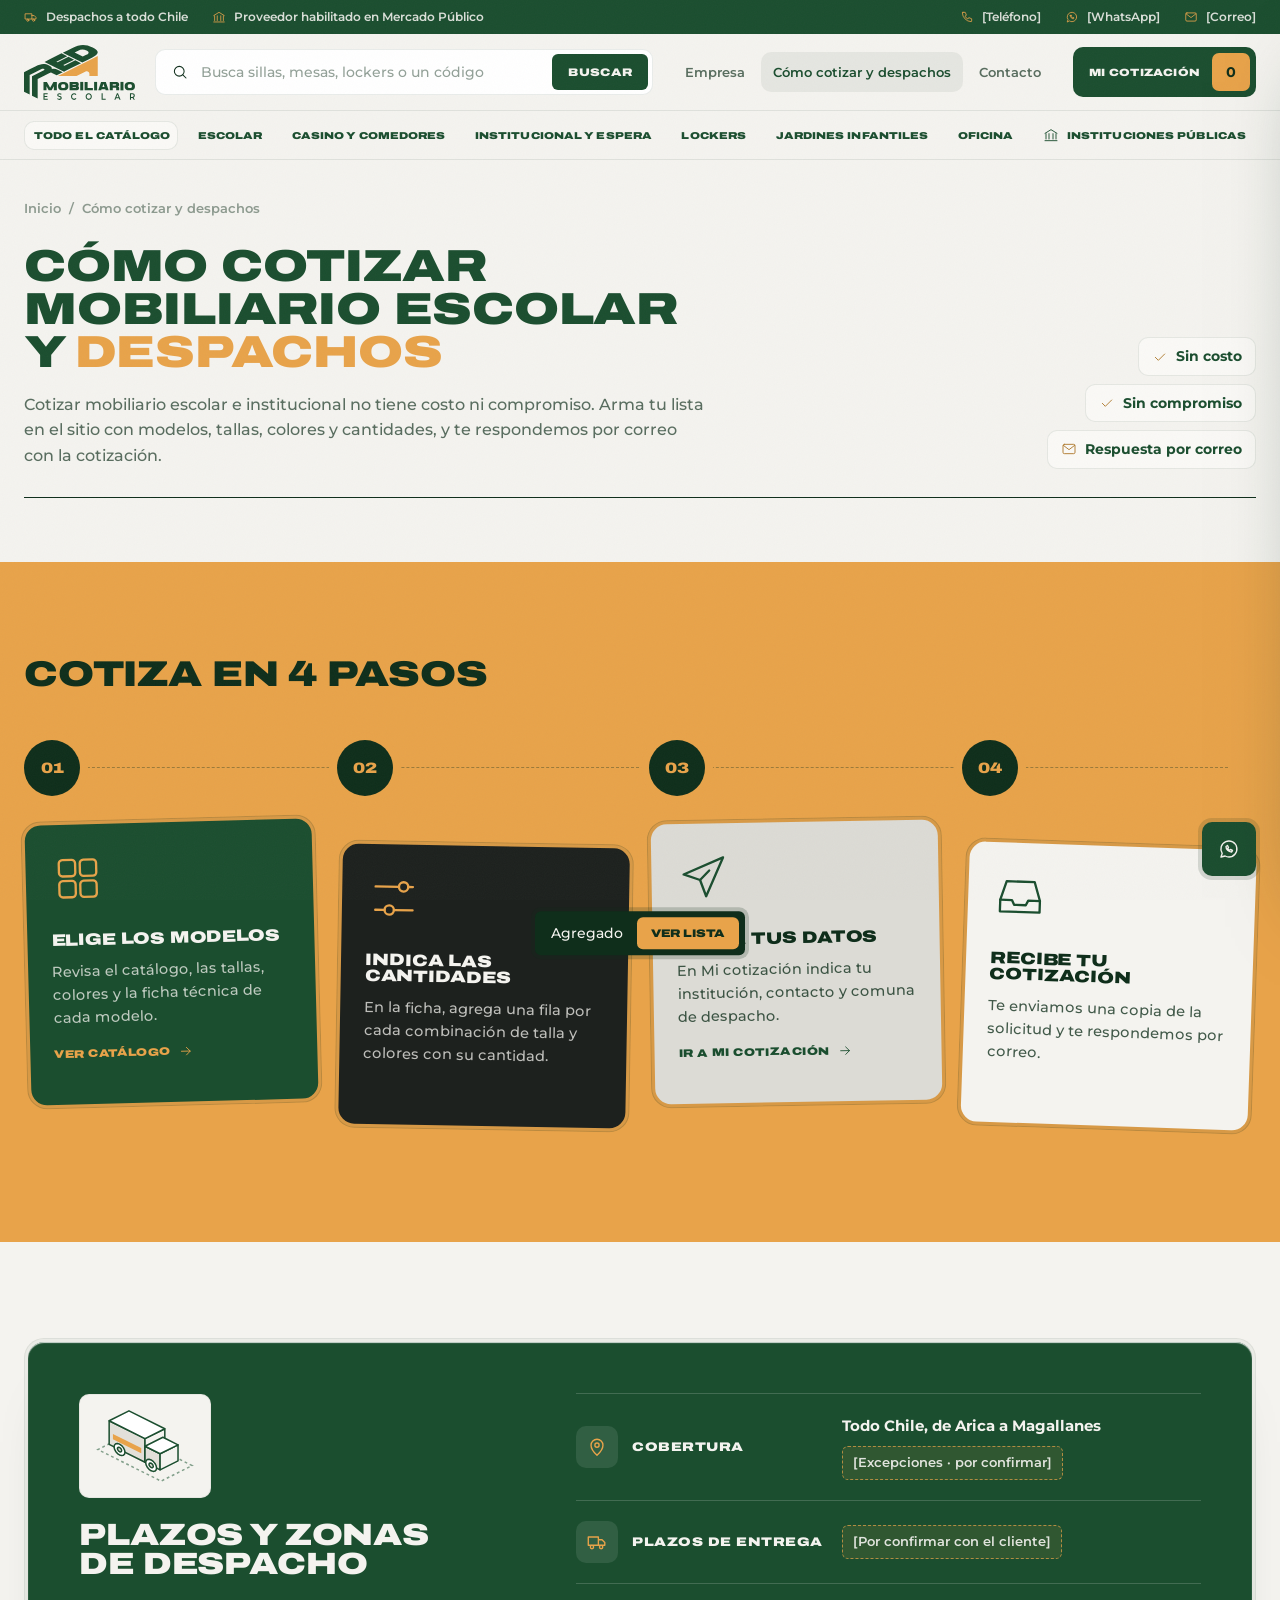
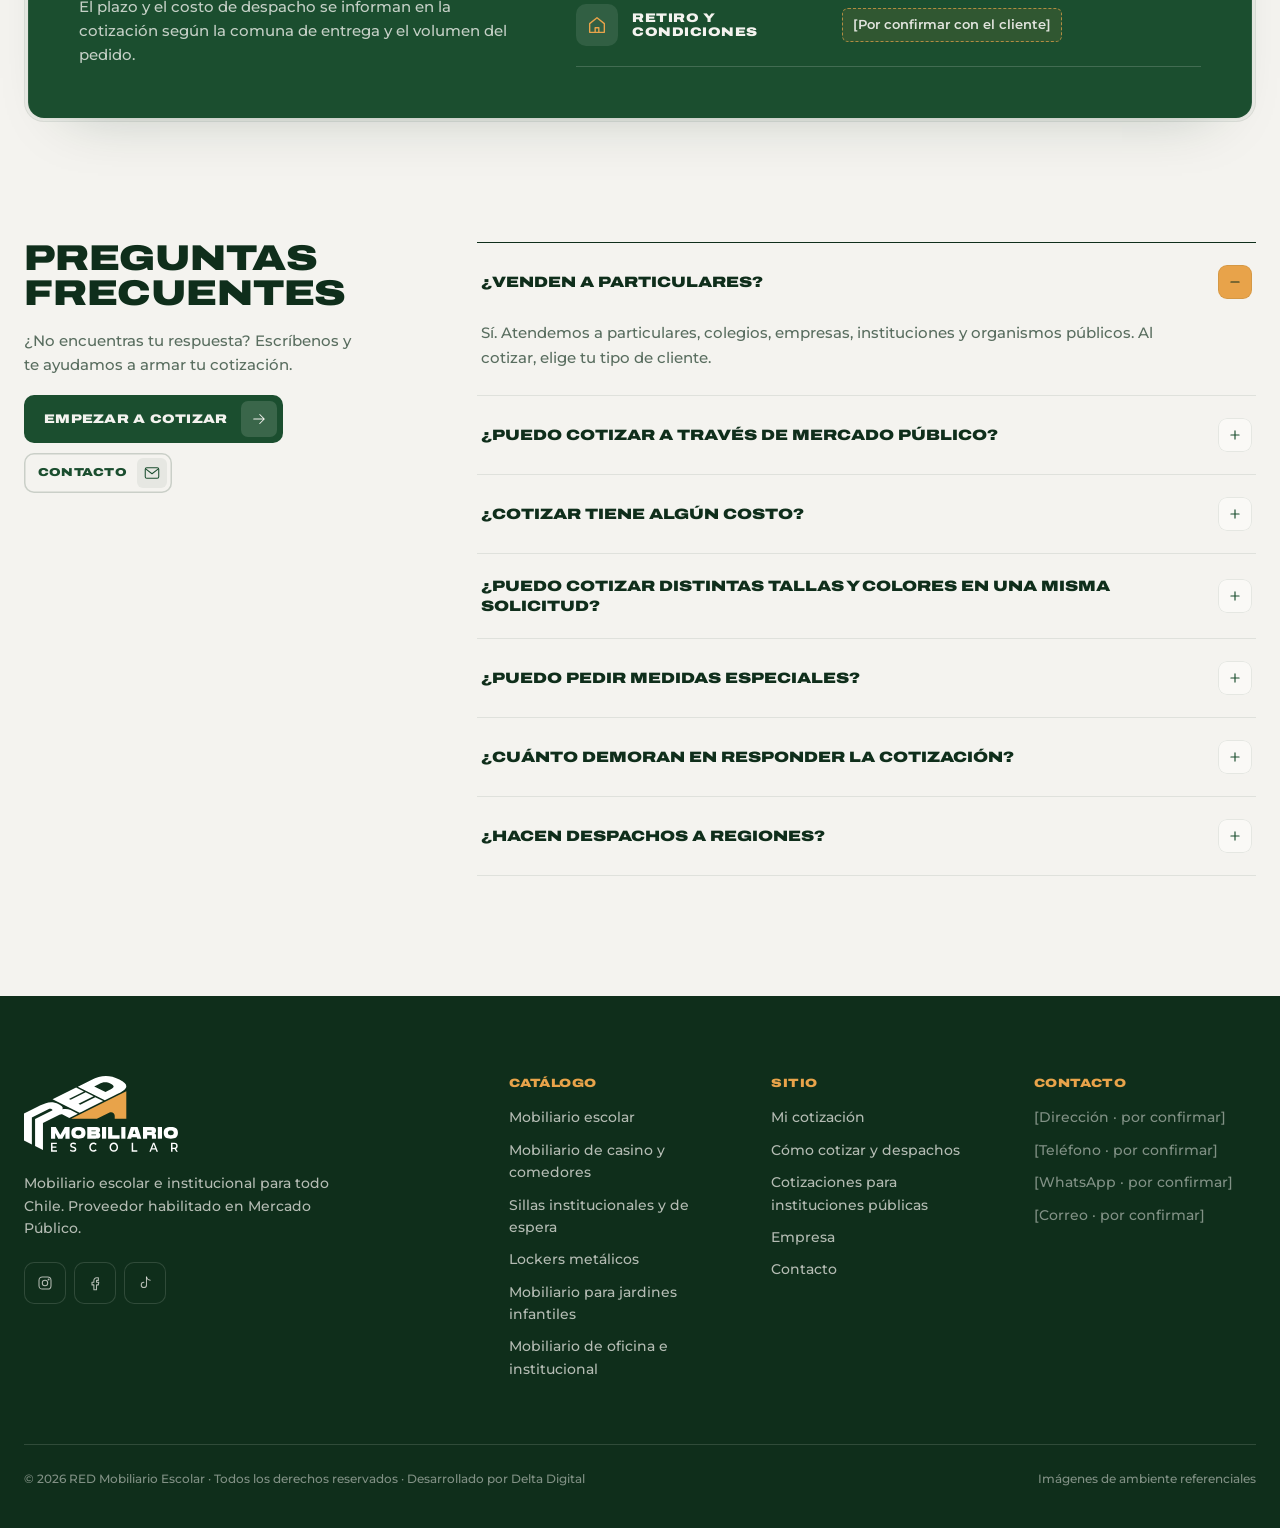
<file: como-cotizar.html>
<!doctype html>
<html lang="es-CL">
<head>
<meta charset="utf-8">
<meta name="viewport" content="width=device-width, initial-scale=1, viewport-fit=cover">
<title>Cómo cotizar y despachos · RED Mobiliario Escolar</title>
<meta name="description" content="Cómo cotizar mobiliario escolar e institucional en RED en 4 pasos, sin costo ni compromiso. Despachos a todo Chile y preguntas frecuentes.">
<link rel="icon" href="assets/logo/favicon.svg" type="image/svg+xml">
<link rel="preconnect" href="https://fonts.googleapis.com">
<link rel="preconnect" href="https://fonts.gstatic.com" crossorigin>
<link rel="stylesheet" href="https://fonts.googleapis.com/css2?family=Archivo:wdth,wght@125,900&family=Montserrat:wght@400;500;600;700&display=swap">
<link rel="stylesheet" href="assets/css/site.css">
</head>
<body data-page="como-cotizar">

<main>
<!-- presentación -->
<section class="cc-intro" aria-labelledby="h-page"><div class="wrap">
  <nav class="crumbs dk" aria-label="Ruta"><a href="index.html">Inicio</a><span>/</span><span>Cómo cotizar y despachos</span></nav>
  <div class="cc-hg">
    <div>
      <h1 class="d" id="h-page">Cómo cotizar mobiliario escolar y <mark class="cc-mk">despachos</mark></h1>
      <p class="em-lead">Cotizar mobiliario escolar e institucional no tiene costo ni compromiso. Arma tu lista en el sitio con modelos, tallas, colores y cantidades, y te respondemos por correo con la cotización.</p>
    </div>
    <ul class="cc-badges" aria-label="Condiciones">
      <li><svg class="i"><use href="#i-check"/></svg>Sin costo</li>
      <li><svg class="i"><use href="#i-check"/></svg>Sin compromiso</li>
      <li><svg class="i"><use href="#i-mail"/></svg>Respuesta por correo</li>
    </ul>
  </div>
</div></section>

<!-- 4 pasos: recorrido sobre una línea, en banda verde -->
<section class="cc-steps cc-or" aria-labelledby="h-steps"><div class="wrap">
  <h2 class="d" id="h-steps">Cotiza en 4 pasos</h2>
  <ol class="cc-track">
    <li class="rv"><span class="cc-node">01</span><div class="cc-sh"><div class="cc-card"><span class="cc-ic"><svg class="i"><use href="#i-grid"/></svg></span><h3 class="d">Elige los modelos</h3><p>Revisa el catálogo, las tallas, colores y la ficha técnica de cada modelo.</p><a class="cc-lk" href="catalogo.html">Ver catálogo<svg class="i"><use href="#i-arr"/></svg></a></div></div></li>
    <li class="rv"><span class="cc-node">02</span><div class="cc-sh"><div class="cc-card"><span class="cc-ic"><svg class="i"><use href="#i-sliders"/></svg></span><h3 class="d">Indica las cantidades</h3><p>En la ficha, agrega una fila por cada combinación de talla y colores con su cantidad.</p></div></div></li>
    <li class="rv"><span class="cc-node">03</span><div class="cc-sh"><div class="cc-card"><span class="cc-ic"><svg class="i"><use href="#i-send"/></svg></span><h3 class="d">Envía tus datos</h3><p>En Mi cotización indica tu institución, contacto y comuna de despacho.</p><a class="cc-lk" href="cotizacion.html">Ir a Mi cotización<svg class="i"><use href="#i-arr"/></svg></a></div></div></li>
    <li class="rv"><span class="cc-node">04</span><div class="cc-sh"><div class="cc-card"><span class="cc-ic"><svg class="i"><use href="#i-inbox"/></svg></span><h3 class="d">Recibe tu cotización</h3><p>Te enviamos una copia de la solicitud y te respondemos por correo.</p></div></div></li>
  </ol>
</div></section>

<!-- plazos y zonas de despacho -->
<section class="cc-desp" id="despachos" aria-labelledby="h-desp"><div class="wrap">
  <div class="shell rv"><div class="core cc-dg cc-dv">
    <div class="cc-dl">
      <span class="tico"><svg aria-hidden="true"><use href="#iso-despacho"/></svg></span>
      <h2 class="d" id="h-desp">Plazos y zonas de despacho</h2>
      <p>El plazo y el costo de despacho se informan en la cotización según la comuna de entrega y el volumen del pedido.</p>
    </div>
    <dl class="cc-dd">
      <div><dt><svg class="i"><use href="#i-pin"/></svg>Cobertura</dt><dd><b>Todo Chile, de Arica a Magallanes</b><span class="pend-tag dk">[Excepciones · por confirmar]</span></dd></div>
      <div><dt><svg class="i"><use href="#i-truck"/></svg>Plazos de entrega</dt><dd><span class="pend-tag dk">[Por confirmar con el cliente]</span></dd></div>
      <div><dt><svg class="i"><use href="#i-home"/></svg>Retiro y condiciones</dt><dd><span class="pend-tag dk">[Por confirmar con el cliente]</span></dd></div>
    </dl>
  </div></div>
</div></section>

<!-- preguntas frecuentes: título fijo a la izquierda, acordeón a la derecha -->
<section class="cc-faq" aria-labelledby="h-faq"><div class="wrap cc-fg">
  <div class="cc-fside">
    <h2 class="d" id="h-faq">Preguntas frecuentes</h2>
    <p>¿No encuentras tu respuesta? Escríbenos y te ayudamos a armar tu cotización.</p>
    <div class="cc-fbtns"><a class="pill g" href="catalogo.html">Empezar a cotizar<span class="ic"><svg class="i"><use href="#i-arr"/></svg></span></a><a class="pill l sm" href="contacto.html">Contacto<span class="ic"><svg class="i"><use href="#i-mail"/></svg></span></a></div>
  </div>
  <div class="cc-acc" id="faq">
    <details open><summary>¿Venden a particulares?</summary><p>Sí. Atendemos a particulares, colegios, empresas, instituciones y organismos públicos. Al cotizar, elige tu tipo de cliente.</p></details>
    <details><summary>¿Puedo cotizar a través de Mercado Público?</summary><p>Sí. Somos proveedor habilitado en Mercado Público, con experiencia en adjudicaciones mediante Compra Ágil. Usa el <a href="instituciones.html">formulario de cotizaciones para instituciones públicas</a> e indica el ID del proceso.</p></details>
    <details><summary>¿Cotizar tiene algún costo?</summary><p>No. La solicitud de cotización es gratuita y no te compromete a nada.</p></details>
    <details><summary>¿Puedo cotizar distintas tallas y colores en una misma solicitud?</summary><p>Sí. En la ficha de cada modelo agrega una fila por cada combinación de talla y colores, con su cantidad. Puedes sumar varios modelos a la misma cotización.</p></details>
    <details><summary>¿Puedo pedir medidas especiales?</summary><p>Sí, en los modelos que lo permiten, como las mesas de casino y comedor. Indica largo, ancho y alto al armar tu cotización.</p></details>
    <details><summary>¿Cuánto demoran en responder la cotización?</summary><p><span class="pend-tag dk">[Por confirmar con el cliente]</span></p></details>
    <details><summary>¿Hacen despachos a regiones?</summary><p>Sí, despachamos a todo Chile. El plazo y el costo se informan en la cotización según la comuna de entrega. <span class="pend-tag dk">[Detalle de plazos por zona · por confirmar]</span></p></details>
  </div>
</div></section>
</main>

<script src="assets/js/data.js"></script>
<script src="assets/js/app.js"></script>
<script>
// acordeón: una pregunta abierta a la vez
document.getElementById('faq').addEventListener('toggle', function (e) {
  if (!e.target.open) return;
  this.querySelectorAll('details[open]').forEach(function (d) { if (d !== e.target) d.open = false; });
}, true);
</script>
</body>
</html>
</file>
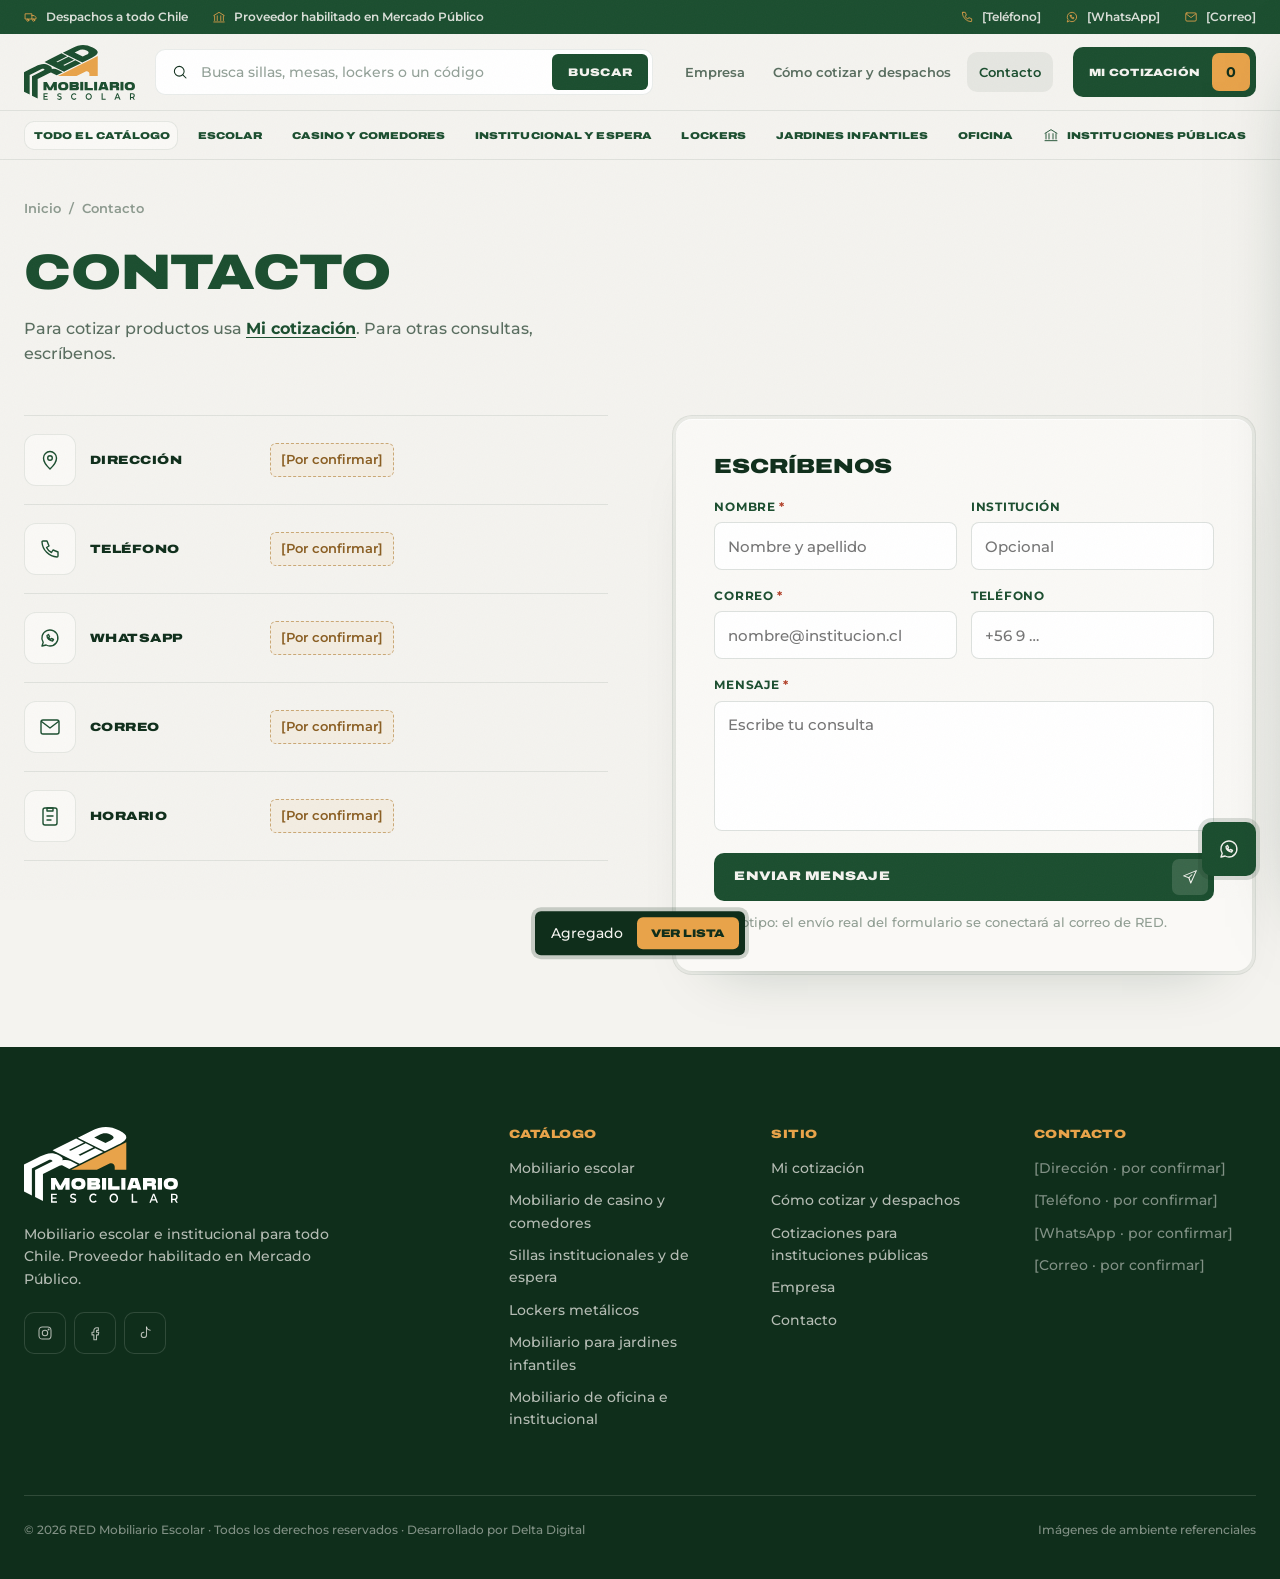
<file: contacto.html>
<!doctype html>
<html lang="es-CL">
<head>
<meta charset="utf-8">
<meta name="viewport" content="width=device-width, initial-scale=1, viewport-fit=cover">
<title>Contacto · RED Mobiliario Escolar</title>
<meta name="description" content="Contacto de RED Mobiliario Escolar: dirección, teléfono, WhatsApp, correo y formulario para consultas.">
<link rel="icon" href="assets/logo/favicon.svg" type="image/svg+xml">
<link rel="preconnect" href="https://fonts.googleapis.com">
<link rel="preconnect" href="https://fonts.gstatic.com" crossorigin>
<link rel="stylesheet" href="https://fonts.googleapis.com/css2?family=Archivo:wdth,wght@125,900&family=Montserrat:wght@400;500;600;700&display=swap">
<link rel="stylesheet" href="assets/css/site.css">
</head>
<body data-page="contacto">

<main>
<section class="em-intro ct" aria-labelledby="h-page"><div class="wrap">
  <nav class="crumbs dk" aria-label="Ruta"><a href="index.html">Inicio</a><span>/</span><span>Contacto</span></nav>
  <h1 class="d rv" id="h-page">Contacto</h1>
  <p class="em-lead rv">Para cotizar productos usa <a href="cotizacion.html" data-open-q>Mi cotización</a>. Para otras consultas, escríbenos.</p>

  <div class="ct-g">
    <!-- datos de contacto -->
    <dl class="ct-data rv" id="ct-data"></dl>

    <!-- formulario -->
    <div class="shell rv"><div class="core ct-card">
      <form id="ct-form" novalidate>
        <h2 class="d">Escríbenos</h2>
        <div class="form">
          <div class="field"><label for="c-nombre">Nombre <span class="req">*</span></label><input id="c-nombre" name="nombre" autocomplete="name" placeholder="Nombre y apellido" required></div>
          <div class="field"><label for="c-inst">Institución</label><input id="c-inst" name="institucion" autocomplete="organization" placeholder="Opcional"></div>
          <div class="field"><label for="c-correo">Correo <span class="req">*</span></label><input id="c-correo" name="correo" type="email" autocomplete="email" placeholder="nombre@institucion.cl" required></div>
          <div class="field"><label for="c-tel">Teléfono</label><input id="c-tel" name="telefono" type="tel" autocomplete="tel" placeholder="+56 9 …"></div>
          <div class="field full"><label for="c-msg">Mensaje <span class="req">*</span></label><textarea id="c-msg" name="mensaje" placeholder="Escribe tu consulta" required></textarea></div>
        </div>
        <button class="pill g full" type="submit">Enviar mensaje<span class="ic"><svg class="i"><use href="#i-send"/></svg></span></button>
        <small class="ct-note">Prototipo: el envío real del formulario se conectará al correo de RED.</small>
      </form>
      <div class="ct-ok" id="ct-ok" hidden role="status">
        <span class="em-ico"><svg class="i"><use href="#i-check"/></svg></span>
        <h2 class="d">Mensaje enviado</h2>
        <p>Gracias por escribirnos. Te responderemos al correo que indicaste.</p>
        <button class="pill l sm" type="button" id="ct-new">Escribir otro mensaje<span class="ic"><svg class="i"><use href="#i-arr"/></svg></span></button>
      </div>
    </div></div>
  </div>
</div></section>
</main>

<script src="assets/js/data.js"></script>
<script src="assets/js/app.js"></script>
<script>
(function () {
  var R = window.RED, D = R.data, esc = R.esc, c = D.contacto;
  // datos de contacto (los valores entre corchetes están por confirmar)
  var filas = [['Dirección', c.direccion, 'pin'], ['Teléfono', c.telefono, 'phone'], ['WhatsApp', c.whatsapp, 'wa'], ['Correo', c.correo, 'mail'], ['Horario', c.horario, 'list']];
  document.getElementById('ct-data').innerHTML = filas.map(function (f) {
    var pend = /por confirmar/.test(f[1]);
    return '<div><dt><span class="ct-i">' + R.ico(f[2]) + '</span>' + esc(f[0]) + '</dt><dd>' + (pend ? '<span class="pend-tag dk">[Por confirmar]</span>' : esc(f[1])) + '</dd></div>';
  }).join('');

  var form = document.getElementById('ct-form');
  function field(el, ok, msg) {
    var f = el.closest('.field'); f.classList.toggle('err', !ok);
    var m = f.querySelector('.msg'); if (m) m.remove();
    if (!ok) f.insertAdjacentHTML('beforeend', '<span class="msg">' + msg + '</span>');
    return ok;
  }
  function validar() {
    var E = form.elements, ok = true, first = null;
    function chk(el, cond, msg) { var r = field(el, cond, msg); if (!r && !first) first = el; ok = ok && r; }
    chk(E.nombre, E.nombre.value.trim().length > 2, 'Escribe tu nombre y apellido.');
    chk(E.correo, /^[^\s@]+@[^\s@]+\.[^\s@]{2,}$/.test(E.correo.value.trim()), 'Revisa el correo; debe tener el formato nombre@dominio.cl.');
    chk(E.mensaje, E.mensaje.value.trim().length > 4, 'Escribe tu consulta.');
    if (first) first.focus();
    return ok;
  }
  form.addEventListener('submit', function (e) {
    e.preventDefault();
    if (!validar()) return;
    form.hidden = true; document.getElementById('ct-ok').hidden = false;
  });
  form.addEventListener('input', function (e) { var f = e.target.closest('.field'); if (f && f.classList.contains('err')) validar(); });
  document.getElementById('ct-new').addEventListener('click', function () { form.reset(); form.hidden = false; document.getElementById('ct-ok').hidden = true; });
})();
</script>
</body>
</html>
</file>
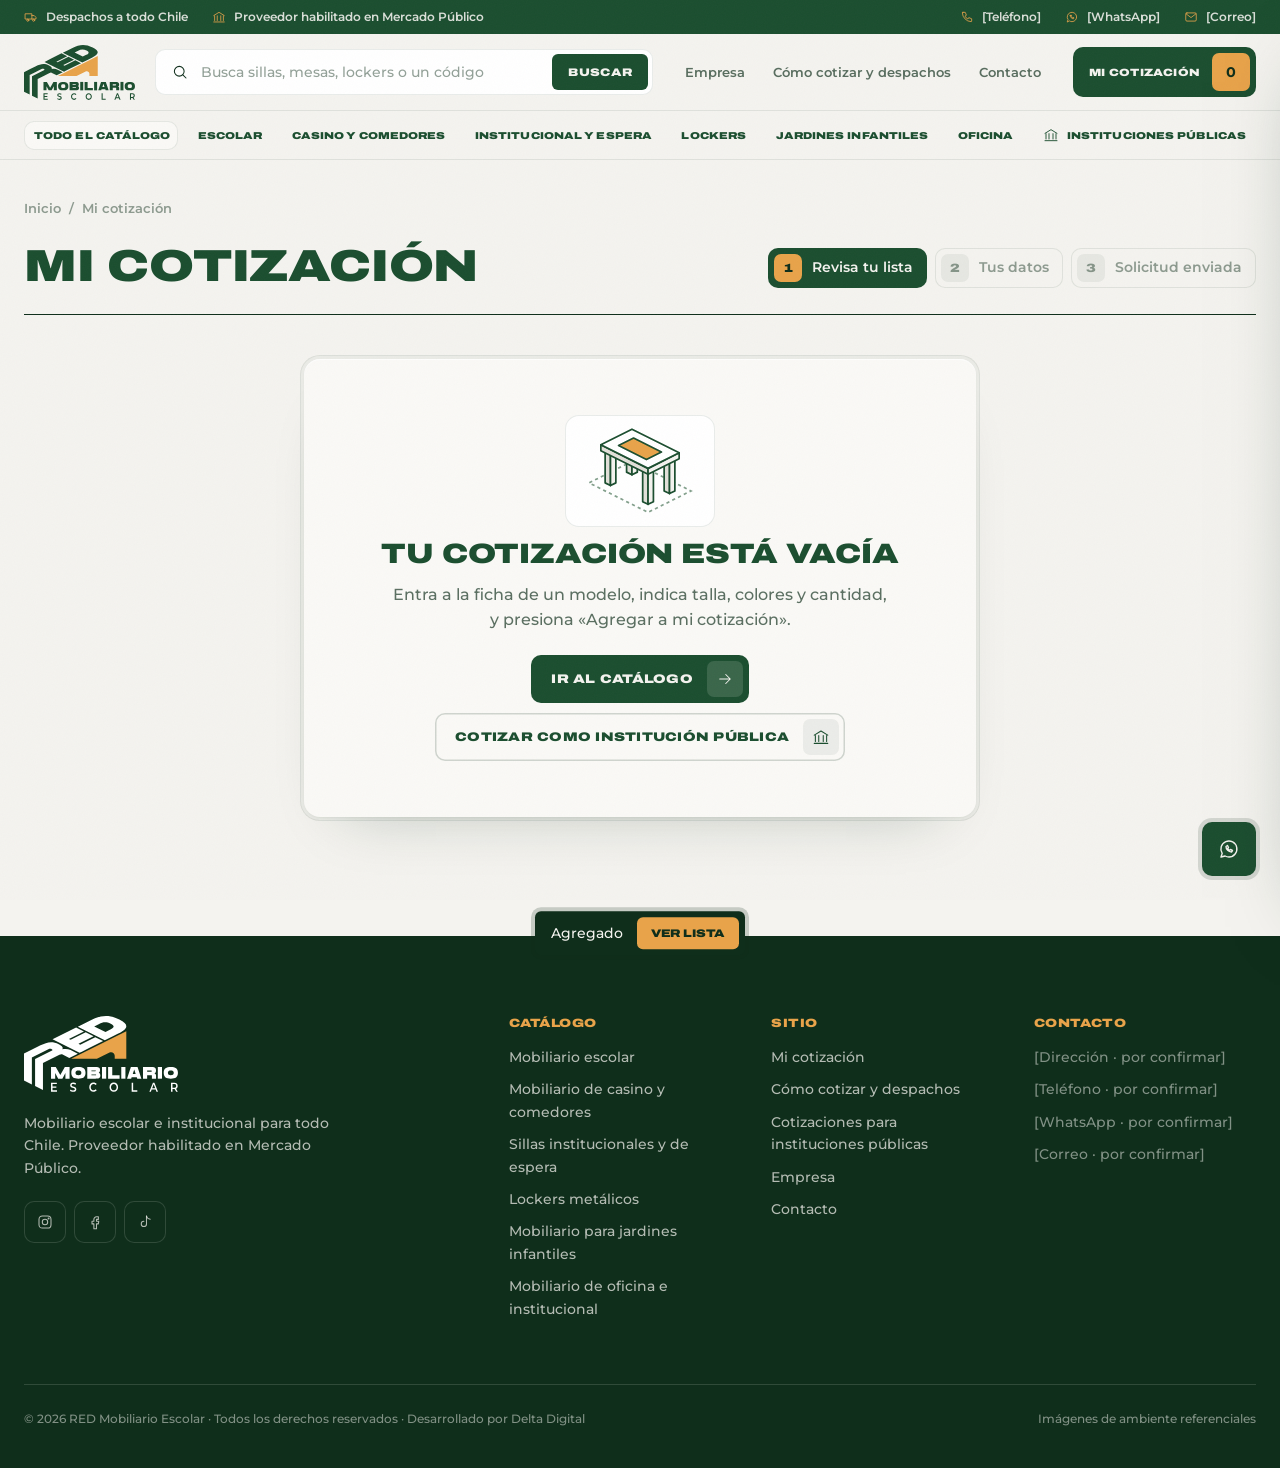
<file: cotizacion.html>
<!doctype html>
<html lang="es-CL">
<head>
<meta charset="utf-8">
<meta name="viewport" content="width=device-width, initial-scale=1, viewport-fit=cover">
<title>Mi cotización · RED Mobiliario Escolar</title>
<link rel="icon" href="assets/logo/favicon.svg" type="image/svg+xml">
<link rel="preconnect" href="https://fonts.googleapis.com">
<link rel="preconnect" href="https://fonts.gstatic.com" crossorigin>
<link rel="stylesheet" href="https://fonts.googleapis.com/css2?family=Archivo:wdth,wght@125,900&family=Montserrat:wght@400;500;600;700&display=swap">
<link rel="stylesheet" href="assets/css/site.css">
</head>
<body data-page="cotizacion">

<main>
<section class="cq" aria-labelledby="h-page"><div class="wrap">
  <nav class="crumbs dk" aria-label="Ruta"><a href="index.html">Inicio</a><span>/</span><span>Mi cotización</span></nav>
  <div class="cq-head">
    <h1 class="d" id="h-page">Mi cotización</h1>
    <ol class="cq-steps" id="steps" aria-label="Pasos">
      <li data-s="1"><b>1</b>Revisa tu lista</li>
      <li data-s="2"><b>2</b>Tus datos</li>
      <li data-s="3"><b>3</b>Solicitud enviada</li>
    </ol>
  </div>

  <!-- lista + datos en la misma vista -->
  <div class="cq-g" id="main-view">
    <div class="cq-list">
      <div class="cq-lh"><h2 class="d">1 · Revisa tu lista</h2><span id="cq-count"></span></div>
      <div class="cq-lines" id="lines"></div>
      <div class="cq-lf">
        <a class="q-add" href="catalogo.html"><svg class="i"><use href="#i-plus"/></svg>Agregar más productos</a>
        <div class="cq-tot"><span><b data-lines>0</b> líneas</span><span><b data-units>0</b> unidades</span></div>
      </div>
      <div class="cq-trust"><span><svg class="i"><use href="#i-truck"/></svg>Despachos a todo Chile</span><span><svg class="i"><use href="#i-bank"/></svg>Proveedor habilitado en Mercado Público</span></div>
    </div>

    <div class="shell cq-fs"><div class="core cq-form">
      <form id="form" novalidate>
        <h2 class="d">2 · Tus datos</h2>
        <fieldset class="cq-tipo">
          <legend>Tipo de cliente <span class="req">*</span></legend>
          <label><input type="radio" name="tipo" value="particular"><span class="cq-ti"><svg aria-hidden="true"><use href="#iso-particular"/></svg></span><span>Persona particular</span></label>
          <label><input type="radio" name="tipo" value="colegio" checked><span class="cq-ti"><svg aria-hidden="true"><use href="#iso-colegio"/></svg></span><span>Colegio o establecimiento educacional</span></label>
          <label><input type="radio" name="tipo" value="empresa"><span class="cq-ti"><svg aria-hidden="true"><use href="#iso-empresa"/></svg></span><span>Empresa o institución</span></label>
          <label><input type="radio" name="tipo" value="organismo"><span class="cq-ti"><svg aria-hidden="true"><use href="#iso-publico"/></svg></span><span>Organismo público / Mercado Público</span></label>
        </fieldset>
        <p class="cq-note" id="note-org" hidden>Proveedor habilitado en Mercado Público. Si tu solicitud corresponde a una Compra Ágil o licitación, indica su ID para responder dentro del mismo proceso.</p>
        <div class="form">
          <div class="field" id="w-ent"><label for="f-ent"><span id="l-ent">Nombre del establecimiento</span> <span class="req">*</span></label><input id="f-ent" name="entidad" autocomplete="organization"></div>
          <div class="field" id="w-rut"><label for="f-rut"><span id="l-rut">RUT</span> <span class="req" id="r-rut">*</span></label><input id="f-rut" name="rut" placeholder="76.123.456-7"></div>
          <div class="field" id="w-cont"><label for="f-cont"><span id="l-cont">Persona de contacto</span> <span class="req">*</span></label><input id="f-cont" name="contacto" autocomplete="name" placeholder="Nombre y apellido"></div>
          <div class="field"><label for="f-mail">Correo <span class="req">*</span></label><input id="f-mail" name="correo" type="email" autocomplete="email" placeholder="nombre@institucion.cl"></div>
          <div class="field"><label for="f-tel">Teléfono <span class="req">*</span></label><input id="f-tel" name="telefono" type="tel" autocomplete="tel" placeholder="+56 9 …"></div>
          <div class="field"><label for="f-com">Comuna de despacho <span class="req">*</span></label><input id="f-com" name="comuna" placeholder="Ej.: Temuco"></div>
          <div class="field full" id="w-ca" hidden><label for="f-ca">ID Compra Ágil o licitación <small>(opcional)</small></label><input id="f-ca" name="compraAgil" placeholder="Ej.: 1234-56-COT24"></div>
          <div class="field full"><label for="f-coment">Comentarios</label><textarea id="f-coment" name="comentarios" placeholder="Plazos, condiciones de despacho u otros detalles"></textarea></div>
        </div>
        <p class="cq-small">Te enviaremos una copia de tu solicitud al correo indicado. Nuestro equipo te responderá con la cotización.</p>
        <button class="pill o full" type="submit">Solicitar cotización<span class="ic"><svg class="i"><use href="#i-send"/></svg></span></button>
      </form>
    </div></div>
  </div>

  <!-- vacía -->
  <div class="shell cq-state" id="empty" hidden><div class="core">
    <span class="cq-si"><svg aria-hidden="true"><use href="#iso-colegio"/></svg></span>
    <h2 class="d">Tu cotización está vacía</h2>
    <p>Entra a la ficha de un modelo, indica talla, colores y cantidad, y presiona «Agregar a mi cotización».</p>
    <div class="cq-btns"><a class="pill g" href="catalogo.html">Ir al catálogo<span class="ic"><svg class="i"><use href="#i-arr"/></svg></span></a><a class="pill l" href="instituciones.html">Cotizar como institución pública<span class="ic"><svg class="i"><use href="#i-bank"/></svg></span></a></div>
  </div></div>

  <!-- confirmación -->
  <div class="shell cq-state" id="done" hidden><div class="core">
    <span class="cq-ok"><svg class="i"><use href="#i-check"/></svg></span>
    <h2 class="d">Recibimos tu solicitud</h2>
    <span class="cq-nro" id="nro"></span>
    <p>Te enviamos una copia a tu correo <b id="ok-mail"></b>.</p>
    <p id="ok-lines"></p>
    <small class="cq-proto">Prototipo: la solicitud no se envió a ningún correo. En el sitio final esta página registra la conversión «solicitud_cotizacion» en Google Analytics y Google Ads.</small>
    <div class="cq-btns"><a class="pill g" href="catalogo.html">Volver al catálogo<span class="ic"><svg class="i"><use href="#i-arr"/></svg></span></a><a class="pill l" href="como-cotizar.html#despachos">Plazos de despacho<span class="ic"><svg class="i"><use href="#i-truck"/></svg></span></a></div>
  </div></div>
</div></section>
</main>

<script src="assets/js/data.js"></script>
<script src="assets/js/app.js"></script>
<script src="assets/js/forms.js"></script>
<script>
(function () {
  var R = window.RED, D = R.data, esc = R.esc, F = window.REDForms;
  // compatibilidad con los enlaces antiguos a #publico
  if (location.hash === '#publico') { location.replace('instituciones.html'); return; }

  // ---------- lista ----------
  var linesEl = document.getElementById('lines');
  function renderLines() {
    var ls = R.lines();
    linesEl.innerHTML = ls.map(function (l, i) {
      var p = R.prodBy(l.code); if (!p) return '';
      var at = R.attrsOf(l).map(function (a) { return (a.hex ? '<i style="background:' + a.hex + '"></i>' : '') + esc(a.v); }).join('<span class="sep">·</span>');
      return '<div class="cq-line" data-i="' + i + '">' +
        '<a class="cq-th' + (p.img ? '' : ' pend') + '" href="' + R.prodUrl(p) + '"' + (p.img ? ' style="background-image:url(' + p.img + ')"' : '') + ' aria-label="' + esc(p.nombre) + '"></a>' +
        '<div class="cq-li"><b>' + esc(p.nombre) + '</b><span class="cq-code">Código ' + p.code + '</span><span class="cq-at">' + at + '</span></div>' +
        '<div class="cq-ctr"><div class="stp2"><button type="button" data-d="-1" aria-label="Restar una unidad">−</button><output>' + l.q + '</output><button type="button" data-d="1" aria-label="Sumar una unidad">+</button></div><button class="rm" type="button">Quitar</button></div></div>';
    }).join('');
    var n = ls.length;
    document.getElementById('cq-count').textContent = n + (n === 1 ? ' línea' : ' líneas');
    R.totals();
    var vacia = !n && !enviado;
    document.getElementById('main-view').hidden = vacia || enviado;
    document.getElementById('empty').hidden = !vacia;
    pasos();
  }
  linesEl.addEventListener('click', function (e) { R.stepperClick(e, linesEl, function () { renderLines(); R.rerenderDrawer(); }); });
  R.onChange(function () { if (!enviado) renderLines(); });

  // ---------- tipo de cliente ----------
  var form = document.getElementById('form'), E = form.elements;
  var TIPOS = {
    particular: { ent: null, rut: 'RUT (opcional, para boleta o factura)', rutReq: false, cont: 'Nombre y apellido', ca: false },
    colegio: { ent: 'Nombre del establecimiento', ph: 'Ej.: Escuela Básica Los Aromos', rut: 'RUT', rutReq: true, cont: 'Persona de contacto', ca: false },
    empresa: { ent: 'Empresa o institución', ph: 'Ej.: Constructora Los Andes', rut: 'RUT', rutReq: true, cont: 'Persona de contacto', ca: false },
    organismo: { ent: 'Organismo o institución', ph: 'Ej.: Municipalidad de Temuco', rut: 'RUT', rutReq: true, cont: 'Persona de contacto', ca: true }
  };
  function tipo() { return form.querySelector('input[name=tipo]:checked').value; }
  function aplicarTipo() {
    var t = TIPOS[tipo()];
    form.querySelectorAll('.cq-tipo label').forEach(function (l) { l.classList.toggle('on', l.querySelector('input').checked); });
    document.getElementById('w-ent').hidden = !t.ent;
    if (t.ent) { document.getElementById('l-ent').textContent = t.ent; E.entidad.placeholder = t.ph; }
    document.getElementById('l-rut').textContent = t.rut;
    document.getElementById('r-rut').hidden = !t.rutReq;
    E.rut.placeholder = t.rutReq ? '76.123.456-7' : '12.345.678-9';
    document.getElementById('l-cont').textContent = t.cont;
    document.getElementById('w-ca').hidden = !t.ca;
    document.getElementById('note-org').hidden = !t.ca;
    // el RUT del particular va junto al nombre
    document.getElementById('w-cont').style.order = t.ent ? '' : '-1';
    form.querySelectorAll('.field.err').forEach(function (f) { F.mark(f.querySelector('input,textarea'), true); });
  }
  form.addEventListener('change', function (e) { if (e.target.name === 'tipo') aplicarTipo(); pasos(); });
  form.addEventListener('input', function (e) { var f = e.target.closest('.field'); if (f && f.classList.contains('err')) validar(true); pasos(); });

  function validar(silencioso) {
    var t = TIPOS[tipo()], v = F.validator(silencioso);
    if (t.ent) v.chk(E.entidad, E.entidad.value.trim().length > 1, 'Indica el nombre del ' + (tipo() === 'organismo' ? 'organismo' : tipo() === 'empresa' ? 'la empresa o institución' : 'establecimiento') + '.');
    else F.mark(E.entidad, true);
    if (t.rutReq || E.rut.value.trim()) v.chk(E.rut, F.rutValido(E.rut.value), E.rut.value.trim() ? 'Revisa el RUT; el dígito verificador no coincide.' : 'Indica el RUT.');
    else F.mark(E.rut, true);
    v.chk(E.contacto, E.contacto.value.trim().length > 2, 'Escribe nombre y apellido.');
    v.chk(E.correo, F.correoValido(E.correo.value), 'Revisa el correo; debe tener el formato nombre@dominio.cl.');
    v.chk(E.telefono, E.telefono.value.replace(/\D/g, '').length >= 8, 'Escribe un teléfono de al menos 8 dígitos.');
    v.chk(E.comuna, E.comuna.value.trim().length > 1, 'Escribe la comuna de despacho.');
    return v.done();
  }

  // ---------- pasos ----------
  var enviado = false;
  function pasos() {
    var paso = enviado ? 3 : (E.correo.value.trim() || E.contacto.value.trim() || E.entidad.value.trim() ? 2 : 1);
    document.querySelectorAll('#steps li').forEach(function (li) { var s = +li.getAttribute('data-s'); li.className = s < paso ? 'ok' : s === paso ? 'on' : ''; });
  }

  form.addEventListener('submit', function (e) {
    e.preventDefault();
    if (!validar(false)) return;
    var n = R.lines().length;
    document.getElementById('nro').textContent = 'N.º de solicitud ' + F.numero();
    document.getElementById('ok-mail').textContent = E.correo.value.trim();
    document.getElementById('ok-lines').textContent = 'Tu solicitud incluye ' + n + (n === 1 ? ' línea' : ' líneas') + '. Te contactaremos con la cotización.';
    enviado = true; R.clear();
    document.getElementById('main-view').hidden = true; document.getElementById('empty').hidden = true;
    document.getElementById('done').hidden = false; pasos();
    window.scrollTo({ top: 0, behavior: 'smooth' });
  });

  // la franja «Mi cotización» del header abre el panel; en esta página no hace falta
  aplicarTipo(); renderLines();
})();
</script>
</body>
</html>
</file>
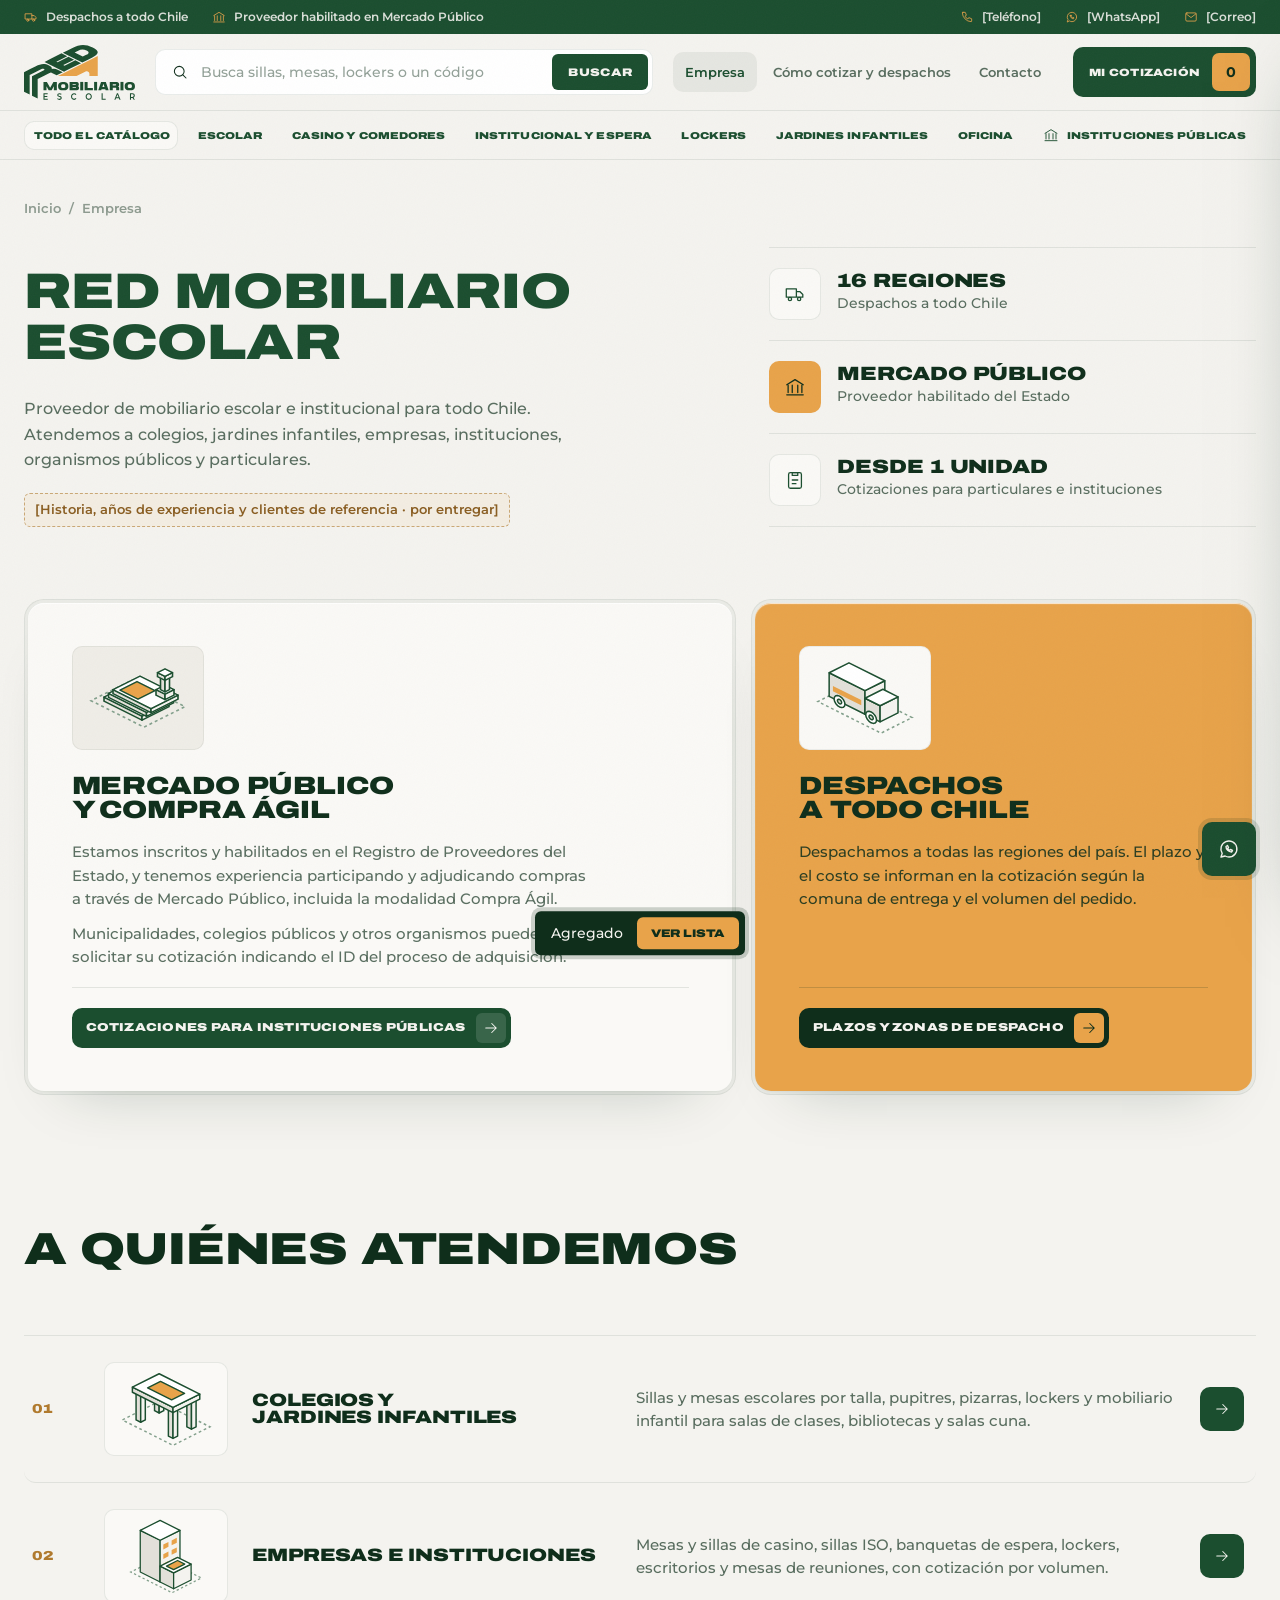
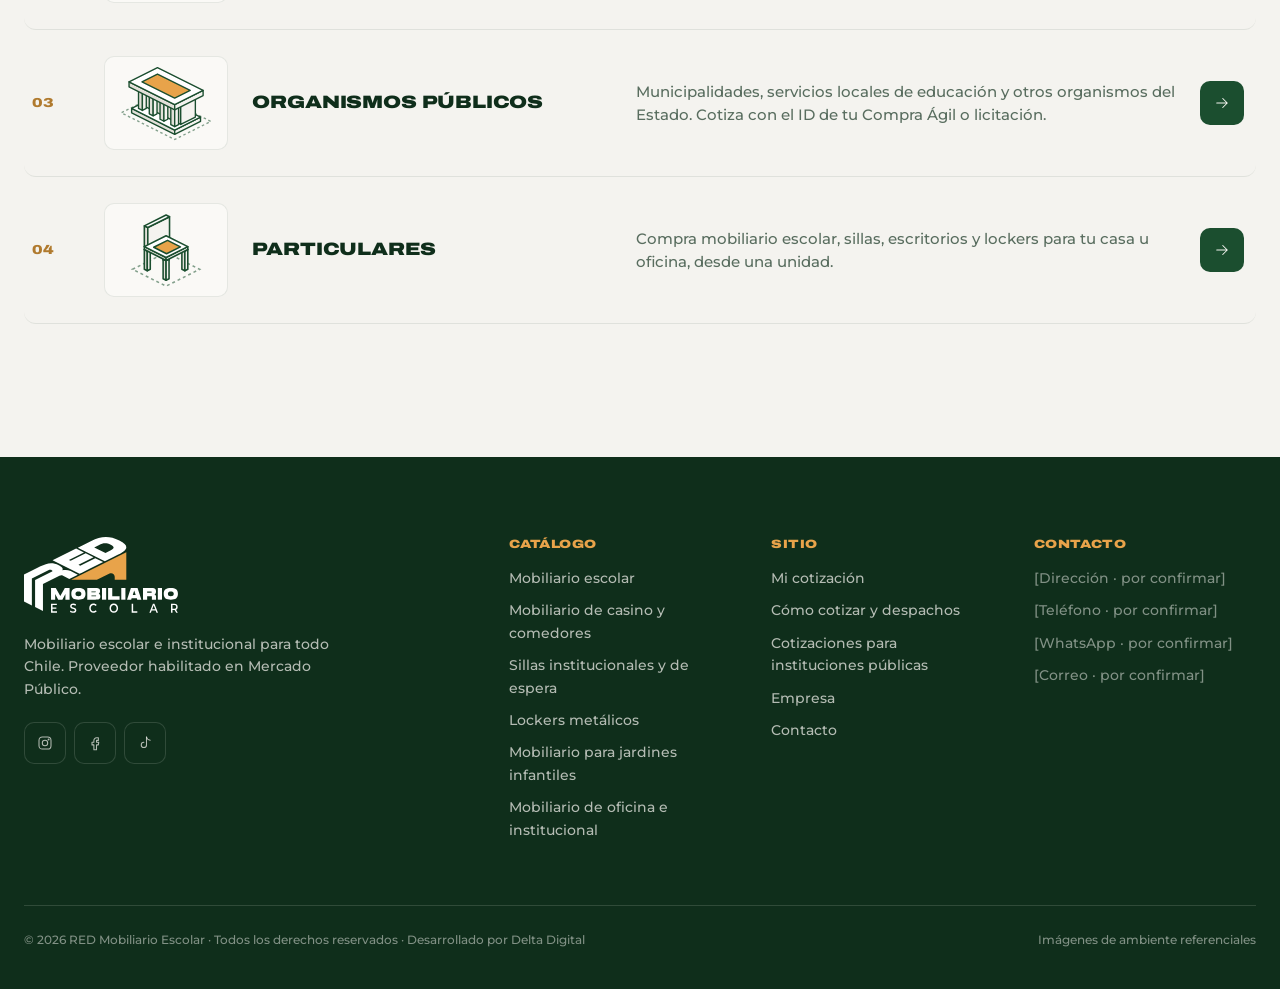
<file: empresa.html>
<!doctype html>
<html lang="es-CL">
<head>
<meta charset="utf-8">
<meta name="viewport" content="width=device-width, initial-scale=1, viewport-fit=cover">
<title>Empresa · RED Mobiliario Escolar</title>
<meta name="description" content="RED Mobiliario Escolar: proveedor de mobiliario escolar e institucional para todo Chile, habilitado en Mercado Público y con despachos a todas las regiones.">
<link rel="icon" href="assets/logo/favicon.svg" type="image/svg+xml">
<link rel="preconnect" href="https://fonts.googleapis.com">
<link rel="preconnect" href="https://fonts.gstatic.com" crossorigin>
<link rel="stylesheet" href="https://fonts.googleapis.com/css2?family=Archivo:wdth,wght@125,900&family=Montserrat:wght@400;500;600;700&display=swap">
<link rel="stylesheet" href="assets/css/site.css">
</head>
<body data-page="empresa">

<main>
<!-- 1 · Presentación: título grande a la izquierda, tres datos clave a la derecha (sin banner) -->
<section class="em-intro" aria-labelledby="h-page"><div class="wrap">
  <nav class="crumbs dk" aria-label="Ruta"><a href="index.html">Inicio</a><span>/</span><span>Empresa</span></nav>
  <div class="em-g">
    <div class="rv">
      <h1 class="d" id="h-page">RED Mobiliario Escolar</h1>
      <p class="em-lead">Proveedor de mobiliario escolar e institucional para todo Chile. Atendemos a colegios, jardines infantiles, empresas, instituciones, organismos públicos y particulares.</p>
      <span class="pend-tag dk">[Historia, años de experiencia y clientes de referencia · por entregar]</span>
    </div>
    <ul class="em-facts rv">
      <li><span class="em-ico"><svg class="i"><use href="#i-truck"/></svg></span><div><b class="d">16 regiones</b><span>Despachos a todo Chile</span></div></li>
      <li><span class="em-ico"><svg class="i"><use href="#i-bank"/></svg></span><div><b class="d">Mercado Público</b><span>Proveedor habilitado del Estado</span></div></li>
      <li><span class="em-ico"><svg class="i"><use href="#i-list"/></svg></span><div><b class="d">Desde 1 unidad</b><span>Cotizaciones para particulares e instituciones</span></div></li>
    </ul>
  </div>
</div></section>

<!-- 2 · Mercado Público y despachos (mismo estilo de tarjetas del inicio) -->
<section style="padding-top:0;padding-bottom:0" aria-label="Mercado Público y despachos"><div class="wrap">
  <div class="trust2">
    <div class="shell t-a rv"><div class="core"><div class="tcard">
      <span class="tico"><svg aria-hidden="true"><use href="#iso-estado"/></svg></span>
      <h2 class="d">Mercado Público<br>y Compra Ágil</h2>
      <p>Estamos inscritos y habilitados en el Registro de Proveedores del Estado, y tenemos experiencia participando y adjudicando compras a través de Mercado Público, incluida la modalidad Compra Ágil.</p>
      <p>Municipalidades, colegios públicos y otros organismos pueden solicitar su cotización indicando el ID del proceso de adquisición.</p>
      <div class="foot"><a class="pill g sm" href="instituciones.html">Cotizaciones para instituciones públicas<span class="ic"><svg class="i"><use href="#i-arr"/></svg></span></a></div>
    </div></div></div>
    <div class="shell t-b rv"><div class="core c-o"><div class="tcard">
      <span class="tico"><svg aria-hidden="true"><use href="#iso-despacho"/></svg></span>
      <h2 class="d">Despachos<br>a todo Chile</h2>
      <p>Despachamos a todas las regiones del país. El plazo y el costo se informan en la cotización según la comuna de entrega y el volumen del pedido.</p>
      <div class="foot"><a class="pill p sm" href="como-cotizar.html#despachos">Plazos y zonas de despacho<span class="ic"><svg class="i"><use href="#i-arr"/></svg></span></a></div>
    </div></div></div>
  </div>
</div></section>

<!-- 3 · A quiénes atendemos: filas editoriales con ícono, texto y enlace -->
<section class="em-seg" aria-labelledby="h-seg"><div class="wrap">
  <div class="sh rv"><div><h2 class="d" id="h-seg">A quiénes atendemos</h2></div></div>
  <div class="em-rows">
    <a class="em-row rv" href="catalogo.html#escolar"><span class="n">01</span><span class="em-ri"><svg aria-hidden="true"><use href="#iso-colegio"/></svg></span><h3 class="d">Colegios y jardines infantiles</h3><p>Sillas y mesas escolares por talla, pupitres, pizarras, lockers y mobiliario infantil para salas de clases, bibliotecas y salas cuna.</p><span class="la"><svg class="i"><use href="#i-arr"/></svg></span></a>
    <a class="em-row rv" href="catalogo.html#institucional"><span class="n">02</span><span class="em-ri"><svg aria-hidden="true"><use href="#iso-empresa"/></svg></span><h3 class="d">Empresas e instituciones</h3><p>Mesas y sillas de casino, sillas ISO, banquetas de espera, lockers, escritorios y mesas de reuniones, con cotización por volumen.</p><span class="la"><svg class="i"><use href="#i-arr"/></svg></span></a>
    <a class="em-row rv" href="instituciones.html"><span class="n">03</span><span class="em-ri"><svg aria-hidden="true"><use href="#iso-publico"/></svg></span><h3 class="d">Organismos públicos</h3><p>Municipalidades, servicios locales de educación y otros organismos del Estado. Cotiza con el ID de tu Compra Ágil o licitación.</p><span class="la"><svg class="i"><use href="#i-arr"/></svg></span></a>
    <a class="em-row rv" href="catalogo.html"><span class="n">04</span><span class="em-ri"><svg aria-hidden="true"><use href="#iso-particular"/></svg></span><h3 class="d">Particulares</h3><p>Compra mobiliario escolar, sillas, escritorios y lockers para tu casa u oficina, desde una unidad.</p><span class="la"><svg class="i"><use href="#i-arr"/></svg></span></a>
  </div>
</div></section>
</main>

<script src="assets/js/data.js"></script>
<script src="assets/js/app.js"></script>
</body>
</html>
</file>
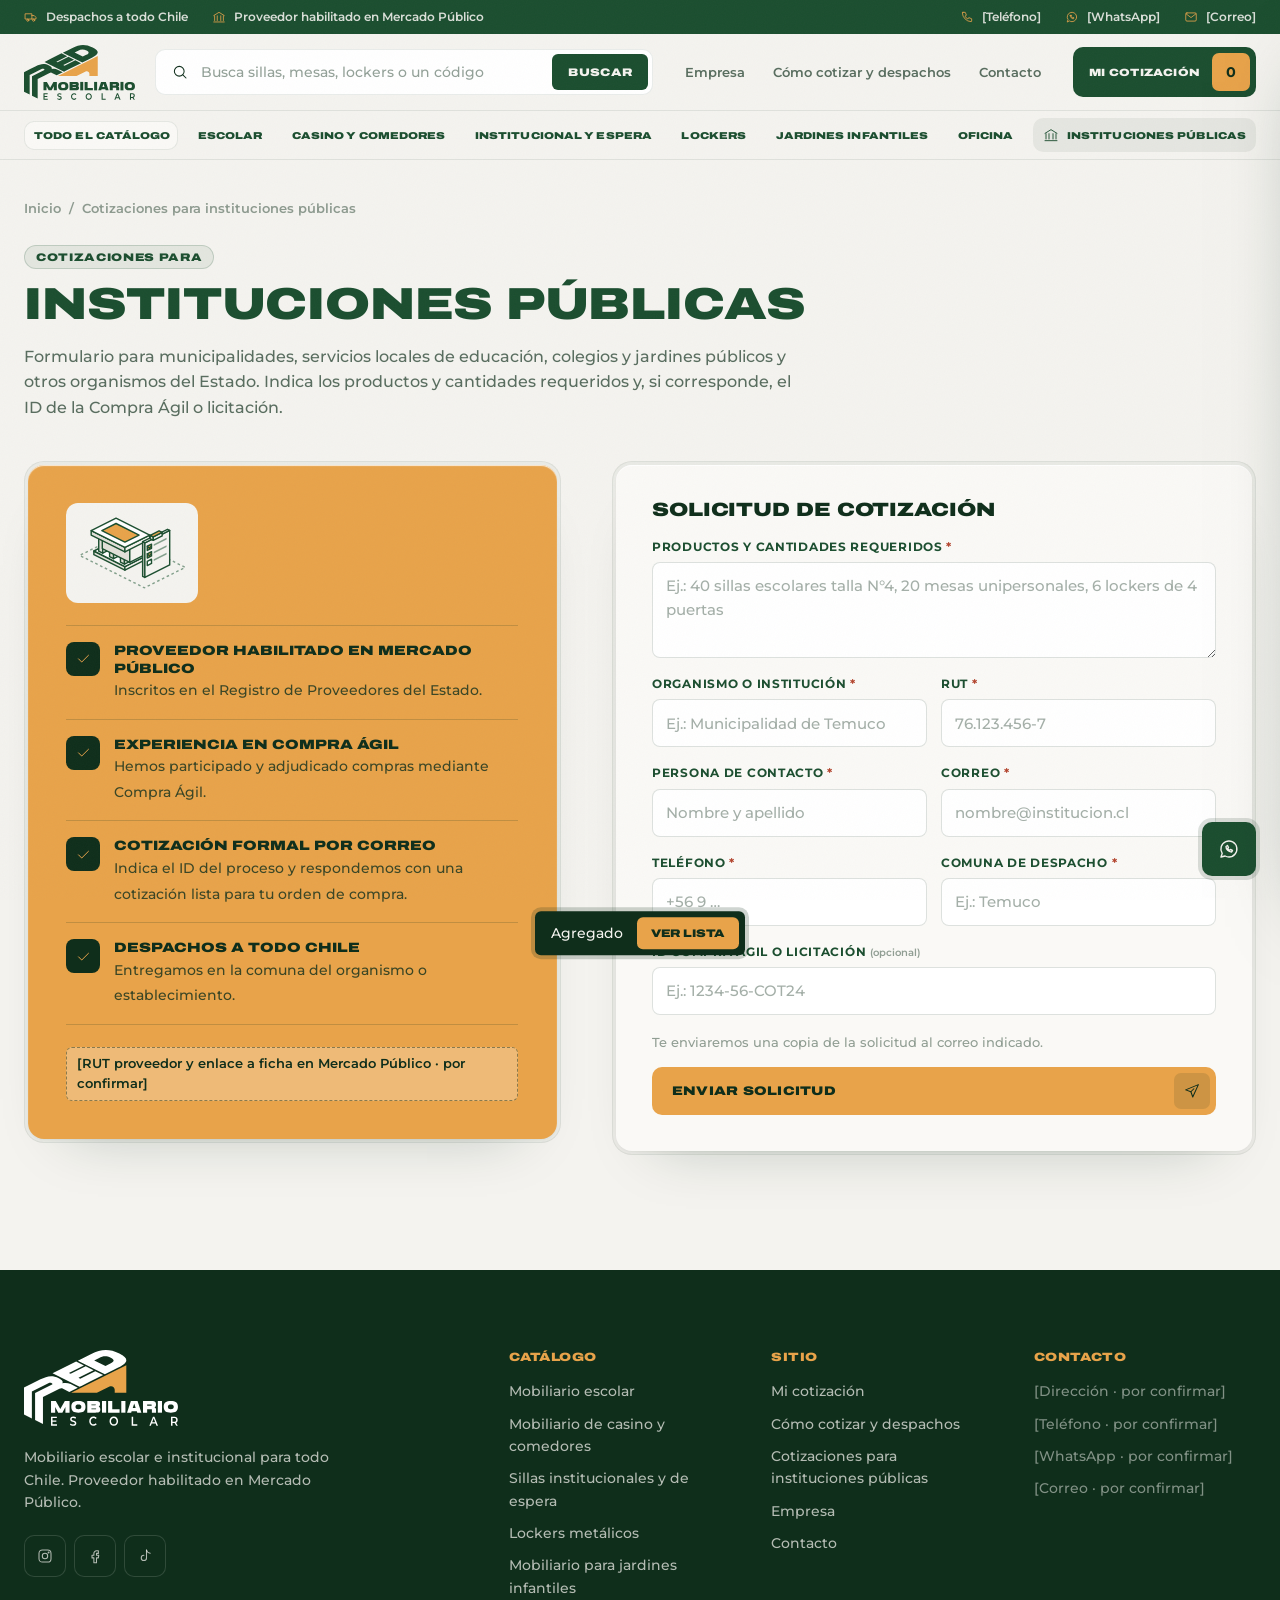
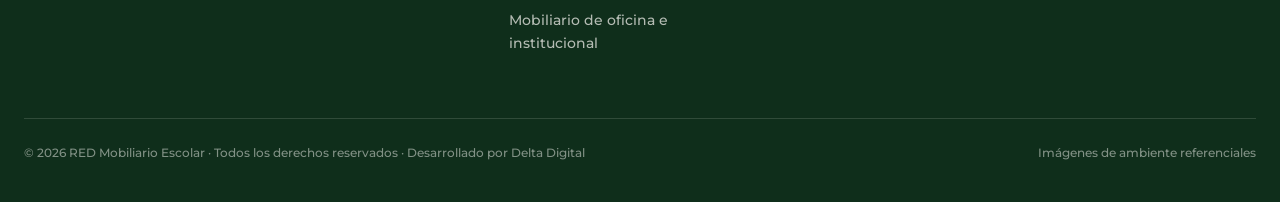
<file: instituciones.html>
<!doctype html>
<html lang="es-CL">
<head>
<meta charset="utf-8">
<meta name="viewport" content="width=device-width, initial-scale=1, viewport-fit=cover">
<title>Cotizaciones para instituciones públicas · RED Mobiliario Escolar</title>
<meta name="description" content="Formulario de cotización para municipalidades, servicios locales de educación, colegios y jardines públicos y otros organismos del Estado. Proveedor habilitado en Mercado Público.">
<link rel="icon" href="assets/logo/favicon.svg" type="image/svg+xml">
<link rel="preconnect" href="https://fonts.googleapis.com">
<link rel="preconnect" href="https://fonts.gstatic.com" crossorigin>
<link rel="stylesheet" href="https://fonts.googleapis.com/css2?family=Archivo:wdth,wght@125,900&family=Montserrat:wght@400;500;600;700&display=swap">
<link rel="stylesheet" href="assets/css/site.css">
</head>
<body data-page="instituciones">

<main>
<section class="cq ip" aria-labelledby="h-page"><div class="wrap">
  <nav class="crumbs dk" aria-label="Ruta"><a href="index.html">Inicio</a><span>/</span><span>Cotizaciones para instituciones públicas</span></nav>
  <span class="ip-tag">Cotizaciones para</span>
  <h1 class="d ip-h" id="h-page">Instituciones públicas</h1>
  <p class="em-lead">Formulario para municipalidades, servicios locales de educación, colegios y jardines públicos y otros organismos del Estado. Indica los productos y cantidades requeridos y, si corresponde, el ID de la Compra Ágil o licitación.</p>

  <div class="cq-g ip-g" id="main-view">
    <!-- por qué cotizar con RED: panel verde -->
    <aside class="shell ip-side"><div class="core">
      <span class="ip-ico"><svg aria-hidden="true"><use href="#iso-compra"/></svg></span>
      <ul class="ip-list">
        <li><span class="ip-ck"><svg class="i"><use href="#i-check"/></svg></span><div><b>Proveedor habilitado en Mercado Público</b><span>Inscritos en el Registro de Proveedores del Estado.</span></div></li>
        <li><span class="ip-ck"><svg class="i"><use href="#i-check"/></svg></span><div><b>Experiencia en Compra Ágil</b><span>Hemos participado y adjudicado compras mediante Compra Ágil.</span></div></li>
        <li><span class="ip-ck"><svg class="i"><use href="#i-check"/></svg></span><div><b>Cotización formal por correo</b><span>Indica el ID del proceso y respondemos con una cotización lista para tu orden de compra.</span></div></li>
        <li><span class="ip-ck"><svg class="i"><use href="#i-check"/></svg></span><div><b>Despachos a todo Chile</b><span>Entregamos en la comuna del organismo o establecimiento.</span></div></li>
      </ul>
      <span class="pend-tag">[RUT proveedor y enlace a ficha en Mercado Público · por confirmar]</span>
    </div></aside>

    <div class="shell cq-fs"><div class="core cq-form">
      <form id="form" novalidate>
        <h2 class="d">Solicitud de cotización</h2>
        <!-- líneas de Mi cotización que se adjuntan -->
        <div class="ip-att" id="att" hidden>
          <div class="ip-att-h"><span><svg class="i"><use href="#i-list"/></svg><b id="att-n"></b> de Mi cotización se adjuntan a esta solicitud</span><label class="ip-sw"><input type="checkbox" id="att-on" checked><span>Adjuntar</span></label></div>
          <ul class="ip-att-l" id="att-l"></ul>
        </div>
        <div class="form">
          <div class="field full"><label for="f-prod">Productos y cantidades requeridos <span class="req" id="r-prod">*</span></label><textarea id="f-prod" name="productos" placeholder="Ej.: 40 sillas escolares talla N°4, 20 mesas unipersonales, 6 lockers de 4 puertas"></textarea></div>
          <div class="field"><label for="f-org">Organismo o institución <span class="req">*</span></label><input id="f-org" name="organismo" autocomplete="organization" placeholder="Ej.: Municipalidad de Temuco"></div>
          <div class="field"><label for="f-rut">RUT <span class="req">*</span></label><input id="f-rut" name="rut" placeholder="76.123.456-7"></div>
          <div class="field"><label for="f-cont">Persona de contacto <span class="req">*</span></label><input id="f-cont" name="contacto" autocomplete="name" placeholder="Nombre y apellido"></div>
          <div class="field"><label for="f-mail">Correo <span class="req">*</span></label><input id="f-mail" name="correo" type="email" autocomplete="email" placeholder="nombre@institucion.cl"></div>
          <div class="field"><label for="f-tel">Teléfono <span class="req">*</span></label><input id="f-tel" name="telefono" type="tel" autocomplete="tel" placeholder="+56 9 …"></div>
          <div class="field"><label for="f-com">Comuna de despacho <span class="req">*</span></label><input id="f-com" name="comuna" placeholder="Ej.: Temuco"></div>
          <div class="field full"><label for="f-ca">ID Compra Ágil o licitación <small>(opcional)</small></label><input id="f-ca" name="compraAgil" placeholder="Ej.: 1234-56-COT24"></div>
        </div>
        <p class="cq-small">Te enviaremos una copia de la solicitud al correo indicado.</p>
        <button class="pill o full" type="submit">Enviar solicitud<span class="ic"><svg class="i"><use href="#i-send"/></svg></span></button>
      </form>
    </div></div>
  </div>

  <div class="shell cq-state" id="done" hidden><div class="core">
    <span class="cq-ok"><svg class="i"><use href="#i-check"/></svg></span>
    <h2 class="d">Recibimos tu solicitud</h2>
    <span class="cq-nro" id="nro"></span>
    <p>Te enviamos una copia a tu correo <b id="ok-mail"></b>.</p>
    <p id="ok-txt"></p>
    <small class="cq-proto">Prototipo: la solicitud no se envió a ningún correo. En el sitio final se envía a RED con copia al correo indicado.</small>
    <div class="cq-btns"><a class="pill g" href="catalogo.html">Volver al catálogo<span class="ic"><svg class="i"><use href="#i-arr"/></svg></span></a><a class="pill l" href="como-cotizar.html#despachos">Plazos de despacho<span class="ic"><svg class="i"><use href="#i-truck"/></svg></span></a></div>
  </div></div>
</div></section>
</main>

<script src="assets/js/data.js"></script>
<script src="assets/js/app.js"></script>
<script src="assets/js/forms.js"></script>
<script>
(function () {
  var R = window.RED, esc = R.esc, F = window.REDForms;
  var form = document.getElementById('form'), E = form.elements, att = document.getElementById('att'), on = document.getElementById('att-on');

  // si hay líneas en Mi cotización, se muestran y se adjuntan (el texto libre pasa a ser opcional)
  function renderAtt() {
    var ls = R.lines();
    att.hidden = !ls.length;
    document.getElementById('att-n').textContent = ls.length + (ls.length === 1 ? ' línea' : ' líneas');
    document.getElementById('att-l').innerHTML = ls.map(function (l) {
      var p = R.prodBy(l.code); if (!p) return '';
      return '<li><span class="q">× ' + l.q + '</span><span><b>' + esc(p.nombre) + '</b> · ' + p.code + ' · ' + esc(R.attrsText(l)) + '</span></li>';
    }).join('');
    att.classList.toggle('off', !on.checked);
    document.getElementById('r-prod').hidden = adjunta();
  }
  function adjunta() { return R.lines().length > 0 && on.checked; }
  on.addEventListener('change', renderAtt);
  R.onChange(renderAtt);

  function validar(silencioso) {
    var v = F.validator(silencioso);
    if (adjunta() && !E.productos.value.trim()) F.mark(E.productos, true);
    else v.chk(E.productos, E.productos.value.trim().length > 3, 'Indica los productos y cantidades requeridos.');
    v.chk(E.organismo, E.organismo.value.trim().length > 1, 'Indica el organismo o institución.');
    v.chk(E.rut, F.rutValido(E.rut.value), E.rut.value.trim() ? 'Revisa el RUT; el dígito verificador no coincide.' : 'Indica el RUT del organismo.');
    v.chk(E.contacto, E.contacto.value.trim().length > 2, 'Escribe nombre y apellido.');
    v.chk(E.correo, F.correoValido(E.correo.value), 'Revisa el correo; debe tener el formato nombre@dominio.cl.');
    v.chk(E.telefono, E.telefono.value.replace(/\D/g, '').length >= 8, 'Escribe un teléfono de al menos 8 dígitos.');
    v.chk(E.comuna, E.comuna.value.trim().length > 1, 'Escribe la comuna de despacho.');
    return v.done();
  }
  form.addEventListener('input', function (e) { var f = e.target.closest('.field'); if (f && f.classList.contains('err')) validar(true); });
  form.addEventListener('submit', function (e) {
    e.preventDefault();
    if (!validar(false)) return;
    var n = adjunta() ? R.lines().length : 0;
    document.getElementById('nro').textContent = 'N.º de solicitud ' + F.numero();
    document.getElementById('ok-mail').textContent = E.correo.value.trim();
    document.getElementById('ok-txt').textContent = (n ? 'Adjuntamos ' + n + (n === 1 ? ' línea' : ' líneas') + ' de Mi cotización. ' : '') + (E.compraAgil.value.trim() ? 'Responderemos dentro del proceso ' + E.compraAgil.value.trim() + '.' : 'Te contactaremos con la cotización.');
    if (n) R.clear();
    document.getElementById('main-view').hidden = true; document.getElementById('done').hidden = false;
    window.scrollTo({ top: 0, behavior: 'smooth' });
  });
  renderAtt();
})();
</script>
</body>
</html>
</file>
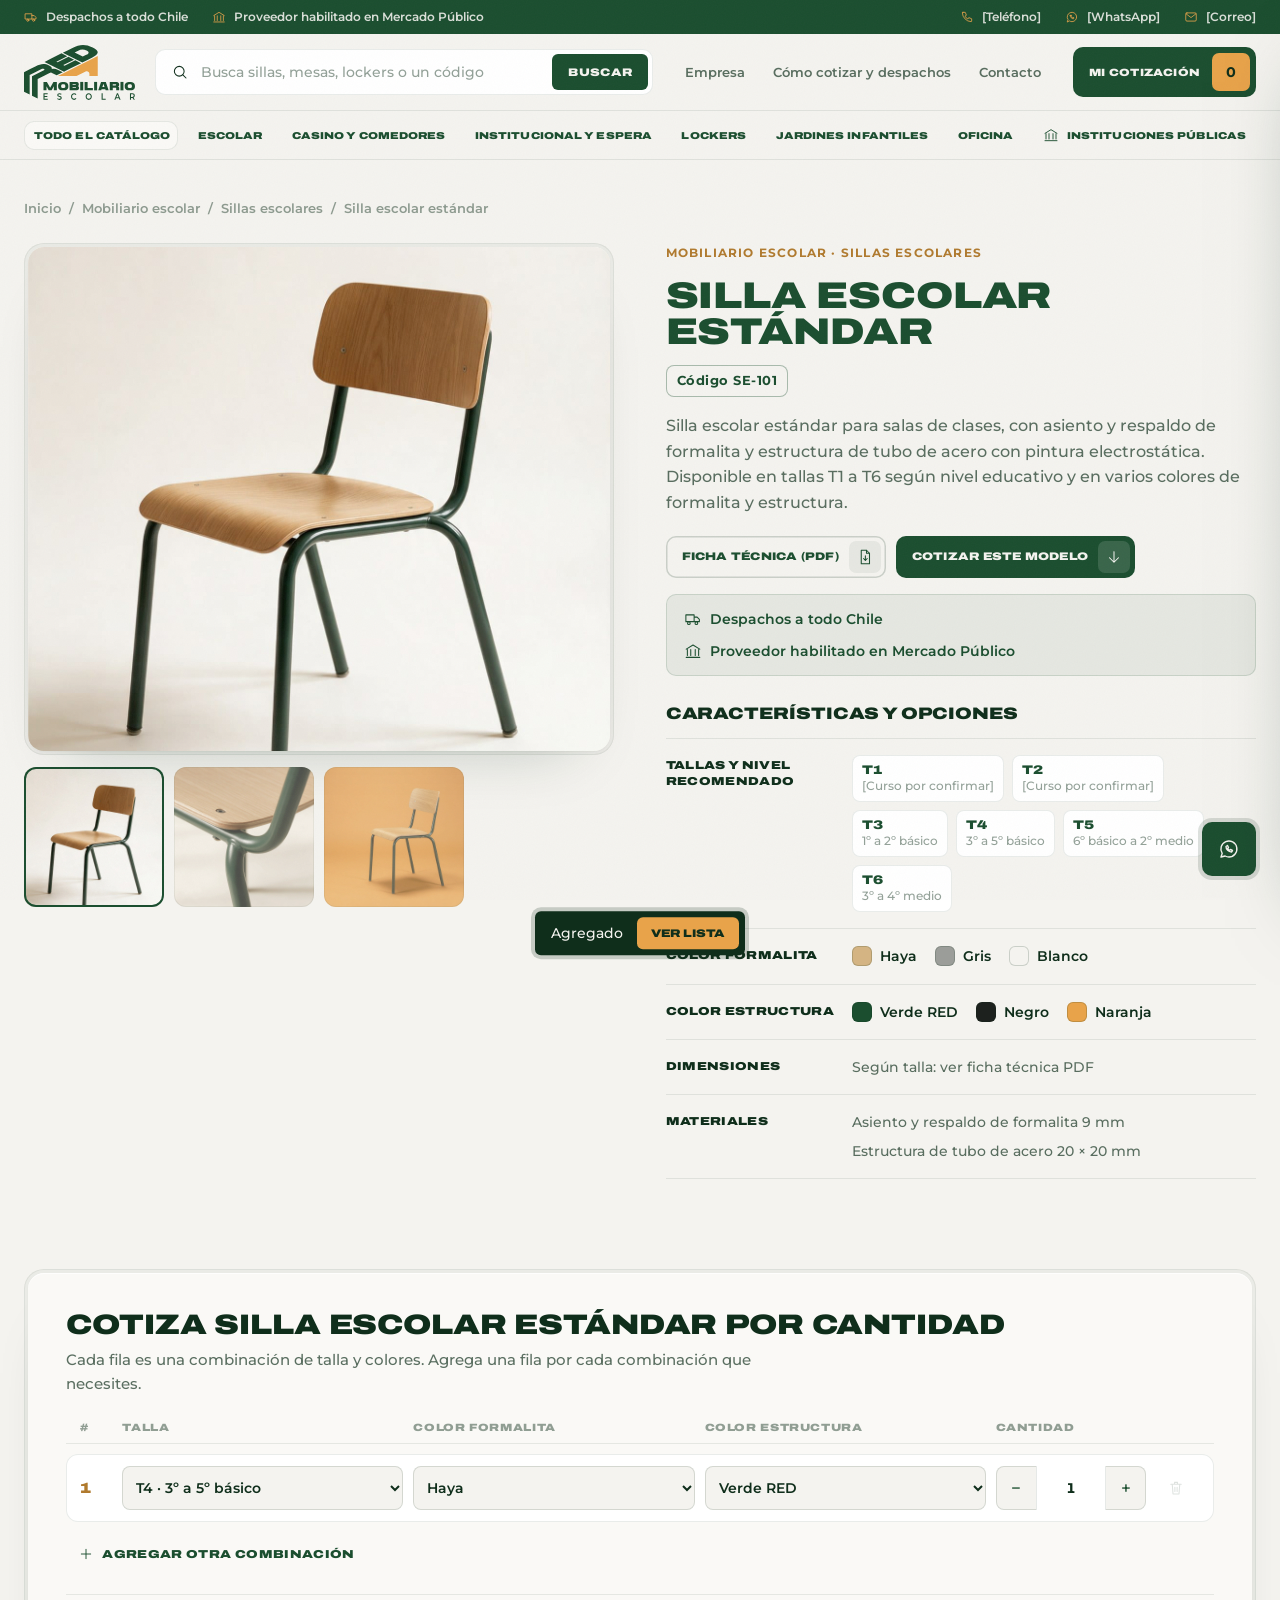
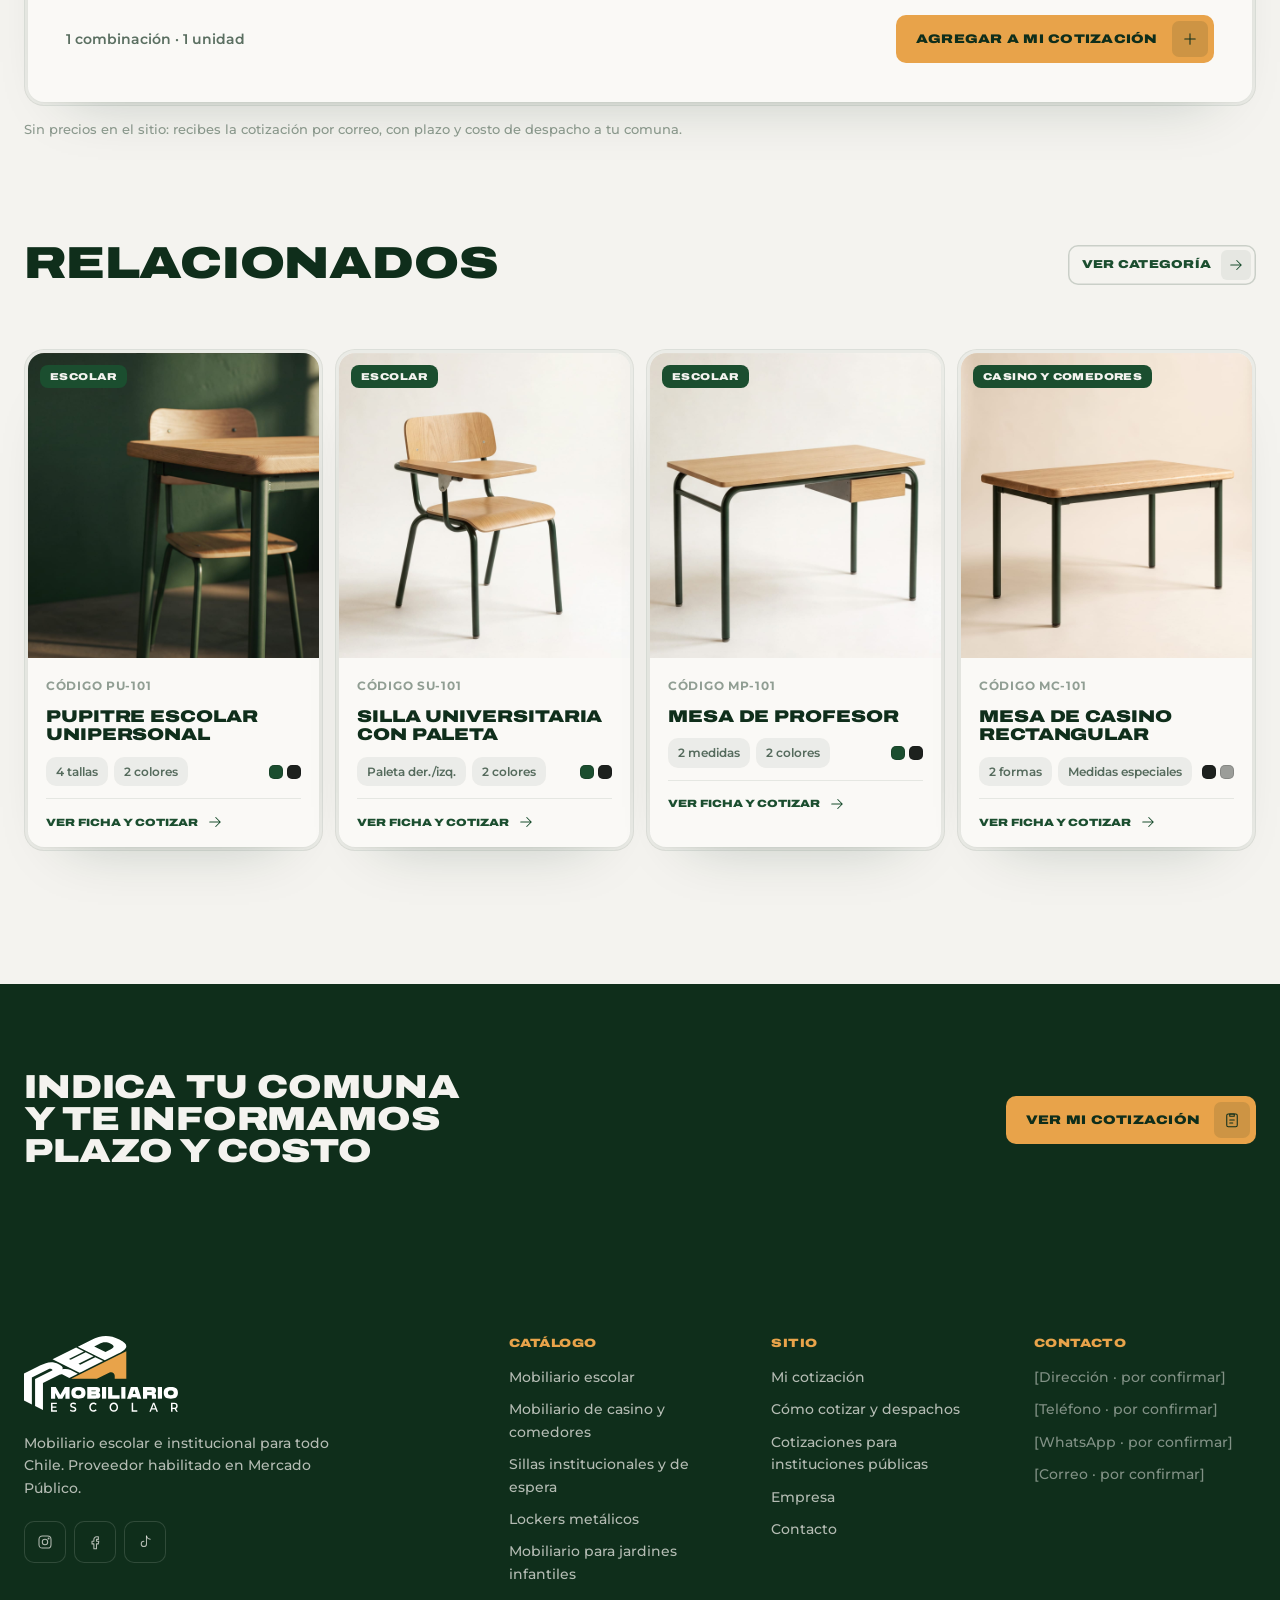
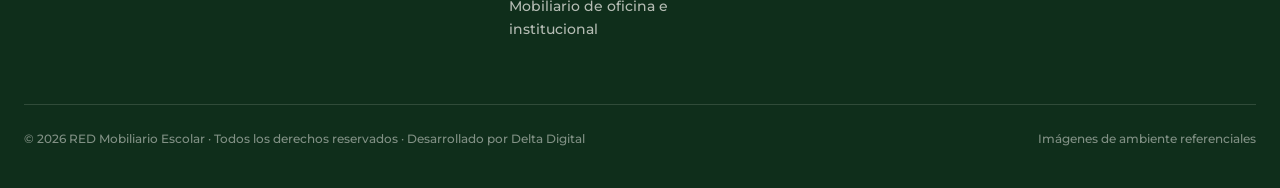
<file: producto.html>
<!doctype html>
<html lang="es-CL">
<head>
<meta charset="utf-8">
<meta name="viewport" content="width=device-width, initial-scale=1, viewport-fit=cover">
<title>Ficha de producto · RED Mobiliario Escolar</title>
<link rel="icon" href="assets/logo/favicon.svg" type="image/svg+xml">
<link rel="preconnect" href="https://fonts.googleapis.com">
<link rel="preconnect" href="https://fonts.gstatic.com" crossorigin>
<link rel="stylesheet" href="https://fonts.googleapis.com/css2?family=Archivo:wdth,wght@125,900&family=Montserrat:wght@400;500;600;700&display=swap">
<link rel="stylesheet" href="assets/css/site.css">
</head>
<body data-page="producto">

<main>
<!-- 1 · campos fijos: galería, código, descripción, PDF y opciones disponibles (solo información) -->
<section class="pd"><div class="wrap">
  <nav class="crumbs dk" aria-label="Ruta" id="crumbs"></nav>
  <div class="pd-g">
    <div class="pd-gal rv">
      <div class="shell main"><div class="core" id="mainimg"></div></div>
      <div class="pd-thumbs" id="thumbs" aria-label="Imágenes del producto"></div>
    </div>
    <div class="pd-info rv">
      <span class="pd-eb" id="p-eb"></span>
      <h1 class="d" id="p-name"></h1>
      <span class="pd-code" id="p-code"></span>
      <p class="pd-desc" id="p-desc"></p>
      <div class="pd-btns">
        <button class="pill l" type="button" id="pdf"><span id="pdf-t">Descargar ficha técnica (PDF)</span><span class="ic"><svg class="i"><use href="#i-doc"/></svg></span></button>
        <button class="pill g" type="button" id="go-q">Cotizar este modelo<span class="ic"><svg class="i" style="rotate:90deg"><use href="#i-arr"/></svg></span></button>
      </div>
      <div class="pd-trust"><span><svg class="i"><use href="#i-truck"/></svg>Despachos a todo Chile</span><span><svg class="i"><use href="#i-bank"/></svg>Proveedor habilitado en Mercado Público</span></div>
      <h2 class="d pd-h" id="carac-h"></h2>
      <dl class="pd-carac" id="carac"></dl>
    </div>
  </div>
</div></section>

<!-- 2 · Arma tu cotización: una fila por combinación -->
<section class="pd-qs" id="cotiza" aria-labelledby="q-h"><div class="wrap">
  <div class="shell rv"><div class="core pd-q">
    <div class="pd-qh"><h2 class="d" id="q-h"></h2><p id="q-sub"></p></div>
    <div class="qt" id="qt"></div>
    <button class="q-add" type="button" id="addrow"><svg class="i"><use href="#i-plus"/></svg>Agregar otra combinación</button>
    <div class="q-alert" id="q-alert" role="alert" hidden><svg class="i"><use href="#i-alert"/></svg><span>Revisa las combinaciones marcadas: falta elegir una opción o indicar la cantidad.</span></div>
    <div class="q-foot"><span id="q-sum"></span><button class="pill o" type="button" id="add-all">Agregar a mi cotización<span class="ic"><svg class="i"><use href="#i-plus"/></svg></span></button></div>
  </div></div>
  <p class="q-note">Sin precios en el sitio: recibes la cotización por correo, con plazo y costo de despacho a tu comuna.</p>
</div></section>

<section style="padding-top:0" aria-labelledby="h-rel"><div class="wrap">
  <div class="sh rv"><div><h2 class="d" id="h-rel">Relacionados</h2></div><a class="pill l sm" id="rel-all" href="catalogo.html">Ver categoría<span class="ic"><svg class="i"><use href="#i-arr"/></svg></span></a></div>
  <div class="pgrid" id="related"></div>
</div></section>

<section class="dark on-dark" style="padding-block:clamp(56px,7vw,88px)"><div class="wrap" style="display:flex;justify-content:space-between;align-items:center;gap:24px;flex-wrap:wrap">
  <div><h2 class="d" style="font-size:clamp(22px,2.6vw,34px);color:var(--blanco);max-width:24ch">Indica tu comuna y te informamos plazo y costo</h2></div>
  <button class="pill o" type="button" data-open-q>Ver mi cotización<span class="ic"><svg class="i"><use href="#i-list"/></svg></span></button>
</div></section>
</main>

<script src="assets/js/data.js"></script>
<script src="assets/js/app.js"></script>
<script>
(function () {
  var R = window.RED, D = R.data, esc = R.esc;
  var p, rows = [], intento = false;

  // ---------- utilidades de campos ----------
  function optText(f, v) { return f.tallas ? v + ' · ' + (D.tallas[v] || '') : (f.sub ? v + ' ' + f.sub : v); }
  function valText(f, v) { return f.col ? D.colores[v].nombre : (f.sub && !f.tallas ? v + ' ' + f.sub : v); }
  function campo(k) { for (var i = 0; i < p.campos.length; i++) if (p.campos[i].k === k) return p.campos[i]; }
  function nuevaFila(def) {
    var r = { v: {}, esp: { largo: '', ancho: '', alto: '' }, q: def ? 1 : 0 };
    // por defecto: primer color y primera opción; en tallas, una intermedia (T1 y T2 aún no tienen curso confirmado)
    p.campos.forEach(function (f) { r.v[f.k] = def ? (f.col ? f.col[0] : (f.tallas && f.v.length > 2 ? f.v[Math.floor(f.v.length / 2)] : f.v[0])) : ''; });
    return r;
  }
  function esEspecial(f, r) { return f.especial && r.v[f.k] === f.especial; }

  // ---------- 1 · ficha ----------
  function load() {
    var code = decodeURIComponent(location.hash.slice(1)).toUpperCase();
    p = R.prodBy(code) || R.prodBy('SE-101');
    var k = R.catBy(p.cat);
    document.title = p.nombre + ' · ' + p.code + ' · RED Mobiliario Escolar';
    document.getElementById('crumbs').innerHTML = '<a href="index.html">Inicio</a><span>/</span><a href="catalogo.html#' + k.slug + '">' + esc(k.nombre) + '</a><span>/</span><a href="catalogo.html#' + k.slug + '" data-sub="' + esc(p.sub) + '">' + esc(p.sub) + '</a><span>/</span><span>' + esc(p.nombre) + '</span>';
    document.getElementById('p-eb').textContent = k.nombre + ' · ' + p.sub;
    document.getElementById('p-name').textContent = p.nombre;
    document.getElementById('p-code').textContent = 'Código ' + p.code;
    document.getElementById('p-desc').textContent = p.desc;
    document.getElementById('pdf-t').textContent = 'Ficha técnica (PDF)';
    document.getElementById('pdf').setAttribute('aria-label', 'Descargar ficha técnica ' + p.code + ' en PDF');
    document.getElementById('carac-h').textContent = 'Características y opciones';
    document.getElementById('q-h').textContent = 'Cotiza ' + p.nombre + ' por cantidad';
    var nombres = p.campos.map(function (f) { return f.col ? null : f.l.toLowerCase(); }).filter(Boolean);
    document.getElementById('q-sub').textContent = 'Cada fila es una combinación de ' + nombres.join(', ') + (p.campos.some(function (f) { return f.col; }) ? ' y colores' : '') + '. Agrega una fila por cada combinación que necesites.' + (p.campos.some(function (f) { return f.especial; }) ? ' Si eliges medidas especiales, indica largo, ancho y alto (opcional).' : '');

    // galería: foto principal y miniaturas debajo
    var gal = (p.galeria || (p.img ? [p.img] : [])).slice(0, 3);  // galería de 3 fotos
    var main = document.getElementById('mainimg'), th = document.getElementById('thumbs');
    if (gal.length) {
      main.innerHTML = '<span class="im" style="background-image:url(' + gal[0] + ')" role="img" aria-label="' + esc(p.nombre) + '"></span>';
      th.innerHTML = gal.map(function (g, i) { return '<button type="button" aria-pressed="' + (i === 0) + '" style="background-image:url(' + g + ')" aria-label="Imagen ' + (i + 1) + ' de ' + gal.length + '"></button>'; }).join('');
    } else {
      main.innerHTML = '<span class="ph pend" style="position:absolute;inset:0;display:grid;place-items:center;background:repeating-linear-gradient(-26.57deg,#E7E5DF 0 14px,#E2E0D9 14px 15px)"><span class="pend-l">Foto de producto pendiente</span></span>';
      th.innerHTML = '';
    }
    th.hidden = gal.length < 2;

    // características y opciones (solo información)
    document.getElementById('carac').innerHTML = p.carac.map(function (c) {
      if (typeof c === 'string') {
        var f = campo(c.slice(1)), dd;
        if (f.col) dd = '<div class="pd-sws">' + f.col.map(function (x) { var o = D.colores[x]; return '<span><i style="background:' + o.hex + '"></i>' + esc(o.nombre) + '</span>'; }).join('') + '</div>';
        else dd = '<div class="pd-chips">' + f.v.map(function (v) { var s = f.tallas ? D.tallas[v] : (f.sub || ''); return '<span><b>' + esc(v) + '</b>' + (s ? '<small>' + esc(s) + '</small>' : '') + '</span>'; }).join('') + '</div>';
        return '<div><dt>' + esc(f.lc || f.l) + '</dt><dd>' + dd + '</dd></div>';
      }
      return '<div><dt>' + esc(c[0]) + '</dt><dd>' + c[1].map(function (t) { return '<span class="ln">' + esc(t) + '</span>'; }).join('') + '</dd></div>';
    }).join('');

    rows = [nuevaFila(true)]; intento = false;
    render();

    // relacionados
    var rel = D.productos.filter(function (x) { return x.cat === p.cat && x.code !== p.code; });
    if (rel.length < 4) rel = rel.concat(D.productos.filter(function (x) { return x.destacado && x.cat !== p.cat && x.code !== p.code; })).concat(D.productos.filter(function (x) { return !x.destacado && x.cat !== p.cat && x.code !== p.code; }));
    document.getElementById('related').innerHTML = rel.slice(0, 4).map(R.card).join('');
    document.getElementById('rel-all').href = 'catalogo.html#' + p.cat;
    document.querySelectorAll('#related .shell').forEach(function (el) { el.classList.add('rv'); });
    R.reveal();
    window.scrollTo(0, 0);
  }

  // ---------- 2 · tabla de combinaciones ----------
  function faltan(r) {
    var m = p.campos.filter(function (f) { return !r.v[f.k]; });
    return { campos: m, q: !(r.q > 0) };
  }
  function mensaje(fx) {
    // «Elige color formalita y indica una cantidad mayor a 0.» · con varios campos: «Elige talla, color formalita y color estructura. Indica…»
    var c = fx.campos.map(function (f) { return f.l.toLowerCase(); }).join(', ').replace(/, ([^,]*)$/, ' y $1');
    if (c && fx.q) return 'Elige ' + c + (fx.campos.length > 1 ? '. Indica' : ' e indica') + ' una cantidad mayor a 0.';
    return c ? 'Elige ' + c + '.' : 'Indica una cantidad mayor a 0.';
  }
  function render() {
    var cols = p.campos.length;
    var qt = document.getElementById('qt');
    qt.style.setProperty('--cols', cols);
    var head = '<div class="qt-h" aria-hidden="true"><span>#</span>' + p.campos.map(function (f) { return '<span>' + esc(f.l) + '</span>'; }).join('') + '<span>Cantidad</span><span></span></div>';
    qt.innerHTML = head + rows.map(function (r, i) {
      var fx = faltan(r), err = intento && (fx.campos.length || fx.q);
      var fields = p.campos.map(function (f) {
        var bad = intento && !r.v[f.k], id = 'f' + i + '-' + f.k;
        var opts = '<option value="">Elegir…</option>' + (f.col ? f.col.map(function (x) { return '<option value="' + x + '"' + (r.v[f.k] === x ? ' selected' : '') + '>' + esc(D.colores[x].nombre) + '</option>'; })
          : f.v.map(function (v) { return '<option value="' + esc(v) + '"' + (r.v[f.k] === v ? ' selected' : '') + '>' + esc(optText(f, v)) + '</option>'; })).join('');
        return '<div class="qf' + (bad ? ' bad' : '') + '"><label for="' + id + '">' + esc(f.l) + '</label><select id="' + id + '" data-k="' + f.k + '"' + (bad ? ' aria-invalid="true"' : '') + '>' + opts + '</select></div>';
      }).join('');
      var esp = p.campos.filter(function (f) { return esEspecial(f, r); }).map(function () {
        return '<div class="qesp"><span class="qesp-t">Medidas especiales en cm (opcional)</span>' + ['largo', 'ancho', 'alto'].map(function (d) {
          return '<label><span>' + d.charAt(0).toUpperCase() + d.slice(1) + '</span><input type="number" inputmode="numeric" min="1" placeholder="cm" data-esp="' + d + '" value="' + esc(r.esp[d]) + '"></label>';
        }).join('') + '</div>';
      }).join('');
      return '<div class="qr' + (err ? ' bad' : '') + '" data-i="' + i + '">' +
        '<div class="qn"><b>' + (i + 1) + '</b><span>Combinación ' + (i + 1) + '</span></div>' + fields +
        '<div class="qf qq' + (intento && fx.q ? ' bad' : '') + '"><label for="q' + i + '">Cantidad</label><div class="stp2"><button type="button" data-d="-1" aria-label="Restar">−</button><input id="q' + i + '" type="number" inputmode="numeric" min="0" value="' + r.q + '" data-q><button type="button" data-d="1" aria-label="Sumar">+</button></div>' +
        '</div>' +
        '<button class="qdel" type="button" aria-label="Quitar combinación ' + (i + 1) + '"' + (rows.length < 2 ? ' disabled' : '') + '><svg class="i"><use href="#i-trash"/></svg></button>' +
        esp + (err ? '<span class="qmsg">' + esc(mensaje(fx)) + '</span>' : '') + '</div>';
    }).join('');
    var malas = rows.filter(function (r) { var fx = faltan(r); return fx.campos.length || fx.q; }).length;
    document.getElementById('q-alert').hidden = !(intento && malas);
    sum();
  }
  function sum() {
    var u = rows.reduce(function (a, r) { return a + (r.q > 0 ? r.q : 0); }, 0);
    document.getElementById('q-sum').textContent = rows.length + (rows.length === 1 ? ' combinación' : ' combinaciones') + ' · ' + u + (u === 1 ? ' unidad' : ' unidades');
  }

  var qt = document.getElementById('qt');
  qt.addEventListener('change', function (e) {
    var t = e.target, el = t.closest('.qr'); if (!el) return; var r = rows[+el.getAttribute('data-i')];
    if (t.hasAttribute('data-k')) { r.v[t.getAttribute('data-k')] = t.value; render(); focusBack(el, t); }
    else if (t.hasAttribute('data-q')) { r.q = Math.max(0, parseInt(t.value, 10) || 0); if (intento) { render(); focusBack(el, t); } else { t.value = r.q; sum(); } }
    else if (t.hasAttribute('data-esp')) r.esp[t.getAttribute('data-esp')] = t.value;
  });
  qt.addEventListener('input', function (e) { var t = e.target; if (t.hasAttribute('data-esp')) rows[+t.closest('.qr').getAttribute('data-i')].esp[t.getAttribute('data-esp')] = t.value; });
  function focusBack(el, t) { var n = qt.querySelector('.qr[data-i="' + el.getAttribute('data-i') + '"] #' + t.id); if (n) n.focus(); }
  qt.addEventListener('click', function (e) {
    var b = e.target.closest('button'); if (!b) return;
    var el = b.closest('.qr'), i = +el.getAttribute('data-i');
    if (b.hasAttribute('data-d')) {
      rows[i].q = Math.max(0, rows[i].q + (+b.getAttribute('data-d')));
      if (intento) render(); else { el.querySelector('[data-q]').value = rows[i].q; sum(); }
    } else if (b.classList.contains('qdel')) { rows.splice(i, 1); render(); }
  });
  document.getElementById('addrow').addEventListener('click', function () {
    rows.push(nuevaFila(false)); render();
    var last = qt.querySelector('.qr:last-child select'); if (last) last.focus();
  });

  document.getElementById('add-all').addEventListener('click', function () {
    intento = true;
    var malas = rows.filter(function (r) { var fx = faltan(r); return fx.campos.length || fx.q; });
    render();
    if (malas.length) {
      var first = qt.querySelector('.qr.bad'); if (first) { first.scrollIntoView({ behavior: 'smooth', block: 'center' }); var f = first.querySelector('.bad select, .bad input'); if (f) setTimeout(function () { f.focus({ preventScroll: true }); }, 400); }
      return;
    }
    R.addLines(rows.map(function (r) {
      return { code: p.code, q: r.q, attrs: p.campos.map(function (f) {
        var v = r.v[f.k], a = { l: f.l, v: valText(f, v) };
        if (f.col) a.hex = D.colores[v].hex;
        if (esEspecial(f, r)) { var d = [r.esp.largo, r.esp.ancho, r.esp.alto].filter(Boolean); if (d.length) a.v += ' ' + d.join(' × ') + ' cm'; }
        return a;
      }) };
    }));
    var n = rows.length, u = rows.reduce(function (a, r) { return a + r.q; }, 0);
    R.showT('Agregaste ' + n + (n === 1 ? ' combinación' : ' combinaciones') + ' · ' + u + ' unidades de ' + p.nombre);
    intento = false; render();
  });

  document.getElementById('pdf').addEventListener('click', function () { R.showT('La ficha técnica en PDF se publicará con los datos reales de RED.'); });
  document.getElementById('thumbs').addEventListener('click', function (e) {
    var b = e.target.closest('button'); if (!b) return;
    document.querySelectorAll('#thumbs button').forEach(function (x) { x.setAttribute('aria-pressed', x === b); });
    var im = document.querySelector('#mainimg .im'); im.style.opacity = 0;
    setTimeout(function () { im.style.backgroundImage = b.style.backgroundImage; im.style.opacity = 1; }, 250);
  });
  document.getElementById('go-q').addEventListener('click', function () { document.getElementById('cotiza').scrollIntoView({ behavior: 'smooth', block: 'start' }); });
  window.addEventListener('hashchange', load);
  load();
})();
</script>
</body>
</html>
</file>
<file: assets/css/site.css>
/* RED Mobiliario Escolar — sistema visual del sitio.
   Dirección aprobada: base Vitrina (A) + hero/banners y panel de cotización de Pabellón (B) + módulos de color de Kit (C).
   Tipografía del manual: Archivo Expanded Black (títulos y botones) + Montserrat (texto). Radios de 10 px. */

:root{
  color-scheme:light;
  --verde:#1B4E2F; --naranja:#E8A34A; --profundo:#0F2E1B;
  --blanco:#F4F3EF; --piedra:#DCDBD5; --grafito:#1D211E; --papel:#FAF9F6; --piedra-2:#E3E1DA;
  --tinta:#0F2E1B; --t2:rgba(15,46,27,.68); --t3:rgba(15,46,27,.45);
  --hair:rgba(15,46,27,.09); --hair-d:rgba(244,243,239,.14);
  --f-d:"Archivo","Archivo Black","Arial Black",system-ui,sans-serif;
  --f-t:"Montserrat",system-ui,-apple-system,"Segoe UI",sans-serif;
  --ease:cubic-bezier(.32,.72,0,1); --spring:cubic-bezier(.34,1.56,.64,1);
  --r:20px; --ri:16px;
  --max:1280px;
  --hdr:158px;
}
*{box-sizing:border-box}
html{scroll-behavior:smooth;scroll-padding-top:150px}
body{margin:0;background:var(--blanco);color:var(--tinta);font-family:var(--f-t);font-size:16px;line-height:1.6;font-weight:500;-webkit-font-smoothing:antialiased;overflow-x:hidden}
body::before{content:"";position:fixed;inset:0 0 auto;height:env(safe-area-inset-top,0px);z-index:41;background:var(--blanco)}
body::after{content:"";position:fixed;inset:0;pointer-events:none;z-index:70;opacity:.03;background-image:url("data:image/svg+xml;utf8,<svg xmlns='http://www.w3.org/2000/svg' width='160' height='160'><filter id='n'><feTurbulence type='fractalNoise' baseFrequency='.9' numOctaves='2' stitchTiles='stitch'/></filter><rect width='100%' height='100%' filter='url(%23n)'/></svg>")}
p{margin:0} a{color:inherit} img{display:block;max-width:100%} button,input,select,textarea{font:inherit;color:inherit}
[hidden]{display:none!important}
.wrap{max-width:var(--max);margin:0 auto;padding-left:max(24px,env(safe-area-inset-left,0px));padding-right:max(24px,env(safe-area-inset-right,0px))}
@media (max-width:767px){.wrap{padding-left:max(16px,env(safe-area-inset-left,0px));padding-right:max(16px,env(safe-area-inset-right,0px))}}
.d{font-family:var(--f-d);font-stretch:125%;font-weight:900;text-transform:uppercase;letter-spacing:-.005em;line-height:.96;margin:0;text-wrap:balance}
.num{font-variant-numeric:tabular-nums}
.sr{position:absolute;width:1px;height:1px;overflow:hidden;clip:rect(0 0 0 0);white-space:nowrap}
section{padding-block:133px}
@media (max-width:767px){section{padding-block:72px}}
svg.i{width:18px;height:18px;fill:none;stroke:currentColor;stroke-width:1.4;stroke-linecap:round;stroke-linejoin:round;flex:none}
:focus-visible{outline:2px solid var(--naranja);outline-offset:3px;border-radius:6px}

/* eyebrow */
.eb{display:inline-flex;align-items:center;gap:10px;border-radius:10px;padding:6px 14px 6px 10px;font-size:11px;font-weight:700;letter-spacing:.2em;text-transform:uppercase;background:rgba(15,46,27,.05);box-shadow:inset 0 0 0 1px var(--hair);color:var(--verde)}
.eb i{width:14px;height:7px;background:var(--naranja);clip-path:polygon(0 100%,100% 0,100% 100%);flex:none}
.on-dark .eb{background:rgba(244,243,239,.07);box-shadow:inset 0 0 0 1px var(--hair-d);color:var(--naranja)}

/* doble bisel */
.shell{border-radius:var(--r);padding:4px;background:rgba(15,46,27,.045);box-shadow:inset 0 0 0 1px rgba(15,46,27,.06);min-width:0}
.core{border-radius:var(--ri);background:var(--papel);box-shadow:inset 0 1px 1px rgba(255,255,255,.8),0 1px 2px rgba(15,46,27,.04),0 30px 60px -40px rgba(15,46,27,.28);overflow:hidden;position:relative;height:100%}
.on-dark .shell{background:rgba(244,243,239,.05);box-shadow:inset 0 0 0 1px rgba(244,243,239,.09)}
.c-v{background:var(--verde);color:var(--blanco)}
.c-o{background:var(--naranja);color:var(--profundo)}
.c-p{background:var(--profundo);color:var(--blanco)}
.c-s{background:var(--piedra-2)}
.c-w{background:var(--papel)}
.lift{transition:transform .8s var(--ease)}
.lift:hover{transform:translateY(-6px)}

/* botones */
.pill{display:inline-flex;align-items:center;gap:14px;border-radius:10px;padding:6px 6px 6px 20px;font:900 12.5px/1 var(--f-d);font-stretch:125%;letter-spacing:.02em;text-transform:uppercase;text-decoration:none;border:0;cursor:pointer;white-space:nowrap;transition:transform .5s var(--ease),background-color .5s var(--ease),box-shadow .5s var(--ease),opacity .5s var(--ease)}
.pill .ic{width:36px;height:36px;border-radius:7px;display:grid;place-items:center;flex:none;transition:transform .6s var(--ease)}
.pill:hover .ic{transform:translate(3px,-1px) scale(1.06)}
.pill:active{transform:scale(.98)}
.pill[disabled]{opacity:.45;cursor:not-allowed}
.pill.g{background:var(--verde);color:var(--blanco)}.pill.g .ic{background:rgba(244,243,239,.14)}.pill.g:hover{background:#21603A}
.pill.o{background:var(--naranja);color:var(--profundo)}.pill.o .ic{background:rgba(15,46,27,.12)}.pill.o:hover{background:#EDAE5E}
.pill.p{background:var(--profundo);color:var(--blanco)}.pill.p .ic{background:var(--naranja);color:var(--profundo)}
.pill.l{background:transparent;color:var(--verde);box-shadow:inset 0 0 0 1.5px rgba(15,46,27,.18)}.pill.l .ic{background:rgba(15,46,27,.06)}.pill.l:hover{box-shadow:inset 0 0 0 1.5px rgba(15,46,27,.36)}
.pill.w{background:transparent;color:var(--blanco);box-shadow:inset 0 0 0 1.5px rgba(244,243,239,.3)}.pill.w .ic{background:rgba(244,243,239,.12)}.pill.w:hover{box-shadow:inset 0 0 0 1.5px rgba(244,243,239,.6)}
.pill.sm{padding:5px 5px 5px 14px;font-size:11.5px;gap:10px}.pill.sm .ic{width:30px;height:30px;border-radius:6px}
.pill.full{width:100%;justify-content:space-between}
.chip{display:inline-block;font-size:12px;font-weight:600;padding:5px 10px;border-radius:10px;background:rgba(15,46,27,.06);color:var(--t2)}
.sw{display:flex;gap:4px;align-items:center}.sw i{width:14px;height:14px;border-radius:5px;box-shadow:inset 0 0 0 1px rgba(0,0,0,.14)}

/* ============ HEADER ============ */
.hdr{position:fixed;z-index:40;top:env(safe-area-inset-top,0px);left:0;right:0;background:rgba(244,243,239,.86);backdrop-filter:blur(22px) saturate(1.5);-webkit-backdrop-filter:blur(22px) saturate(1.5);border-bottom:1px solid var(--hair);transition:transform .7s var(--ease),box-shadow .6s var(--ease)}
.hdr.scrolled{transform:translateY(-34px);box-shadow:0 18px 40px -30px rgba(15,46,27,.45)}
.hdr-top{background:var(--verde);color:rgba(244,243,239,.88);font-size:12px;font-weight:600}
.hdr-top .wrap{display:flex;gap:24px;align-items:center;height:34px;overflow:hidden}
.hdr-top .sp{flex:1}
.hdr-top span,.hdr-top a{display:inline-flex;gap:8px;align-items:center;white-space:nowrap;text-decoration:none}
.hdr-top svg{width:14px;height:14px;color:var(--naranja)}
.hdr-r1 .wrap{display:grid;grid-template-columns:auto minmax(0,1fr) auto auto;gap:20px;align-items:center;height:76px}
.hdr .logo img{height:55px;width:auto}
.hdr .logo .ls{display:none}
.search{display:flex;align-items:center;gap:10px;border-radius:10px;background:#fff;box-shadow:inset 0 0 0 1px var(--hair);padding:0 5px 0 16px;height:46px;max-width:560px;width:100%;justify-self:center;transition:box-shadow .5s var(--ease)}
.search:focus-within{box-shadow:inset 0 0 0 1.5px rgba(15,46,27,.35),0 0 0 4px rgba(232,163,74,.2)}
.search input{flex:1;min-width:0;border:0;background:transparent;font:500 14px var(--f-t);color:var(--tinta);outline:none}
.search input::placeholder{color:var(--t3)}
.search .go{height:36px;border:0;border-radius:6px;background:var(--verde);color:var(--blanco);padding:0 16px;font:900 11px var(--f-d);font-stretch:125%;letter-spacing:.03em;cursor:pointer;transition:background-color .5s var(--ease)}
.search .go:hover{background:#21603A}
.links{display:flex;gap:4px}
.links a{text-decoration:none;font-size:13px;font-weight:600;color:var(--t2);padding:10px 12px;border-radius:10px;white-space:nowrap;transition:background-color .5s var(--ease),color .5s var(--ease)}
.links a:hover,.links a[aria-current]{background:rgba(15,46,27,.05);color:var(--verde)}
.qbtn{display:inline-flex;align-items:center;gap:12px;height:50px;border:0;border-radius:10px;padding:0 6px 0 16px;background:var(--verde);color:var(--blanco);font:900 10.5px var(--f-d);font-stretch:125%;letter-spacing:.02em;cursor:pointer;white-space:nowrap;transition:transform .5s var(--ease),background-color .5s var(--ease)}
.qbtn:hover{background:#21603A}.qbtn:active{transform:scale(.98)}
.cnt{min-width:38px;height:38px;padding:0 8px;border-radius:7px;background:var(--naranja);color:var(--profundo);display:grid;place-items:center;font:700 14px var(--f-t);font-variant-numeric:tabular-nums}
.cnt.bump{animation:bump .7s var(--spring)}
@keyframes bump{35%{transform:scale(1.3)}}
.hdr-r2{border-top:1px solid var(--hair)}
.hdr-r2 .wrap{display:flex;align-items:center;gap:2px;height:48px;overflow-x:auto;scrollbar-width:none}
.hdr-r2 .wrap::-webkit-scrollbar{display:none}
.hdr-r2 a{flex:none;text-decoration:none;font:900 11px var(--f-d);font-stretch:125%;letter-spacing:.02em;text-transform:uppercase;color:var(--verde);padding:9px 14px;border-radius:10px;transition:background-color .5s var(--ease)}
.hdr-r2 a:hover,.hdr-r2 a[aria-current]{background:rgba(15,46,27,.06)}
.hdr-r2 .sp{flex:1}
.hdr-r2 a.pub{display:inline-flex;gap:8px;align-items:center}
.megabtn{flex:none;display:inline-flex;align-items:center;gap:8px;border:0;cursor:pointer;font:900 11px var(--f-d);font-stretch:125%;letter-spacing:.02em;text-transform:uppercase;color:var(--verde);padding:9px 12px 9px 14px;border-radius:10px;background:var(--papel);box-shadow:inset 0 0 0 1px var(--hair);transition:background-color .5s var(--ease),color .5s var(--ease)}
.megabtn svg{width:14px;height:14px;transition:transform .6s var(--ease)}
.megabtn[aria-expanded="true"]{background:var(--verde);color:var(--blanco);box-shadow:none}
.megabtn[aria-expanded="true"] svg{transform:rotate(180deg)}
.burger{display:none;width:48px;height:48px;border-radius:10px;border:0;background:rgba(15,46,27,.06);position:relative;cursor:pointer}
.burger span{position:absolute;left:15px;right:15px;height:1.5px;background:var(--verde);transition:transform .6s var(--ease),top .6s var(--ease)}
.burger span:nth-child(1){top:20px}.burger span:nth-child(2){top:27px}
.menu-open .burger span{top:23.5px}.menu-open .burger span:nth-child(1){transform:rotate(45deg)}.menu-open .burger span:nth-child(2){transform:rotate(-45deg)}
@media (max-width:1180px){.links{display:none}}
@media (max-width:900px){
  :root{--hdr:68px}
  .hdr-top,.hdr-r2{display:none}
  .hdr.scrolled{transform:none}
  .hdr-r1 .wrap{grid-template-columns:auto minmax(0,1fr) auto;gap:10px;height:68px}
  .hdr .logo .lh{display:none}.hdr .logo .ls{display:block;height:46px}
  .search{height:42px}.search .go{display:none}
  .qbtn .t{display:none}.qbtn{padding:0 5px;height:46px}
  .burger{display:block}
}
@media (max-width:480px){.hdr-r1 .search{display:none}.hdr-r1 .wrap{grid-template-columns:auto 1fr}}

/* megamenú */
.mega{position:absolute;left:0;right:0;top:100%;background:var(--papel);border-top:1px solid var(--hair);border-bottom:1px solid var(--hair);box-shadow:0 40px 80px -40px rgba(15,46,27,.45);opacity:0;visibility:hidden;transform:translateY(-10px);pointer-events:none;transition:opacity .5s var(--ease),transform .7s var(--ease),visibility 0s linear .7s}
.mega.open{opacity:1;visibility:visible;transform:none;pointer-events:auto;transition:opacity .5s var(--ease),transform .7s var(--ease)}
.mega>.wrap{display:grid;grid-template-columns:minmax(0,9fr) minmax(0,3fr);gap:24px;padding-block:24px 28px;max-height:calc(100dvh - 180px);overflow:auto}
.mg-cats{display:grid;grid-template-columns:repeat(3,minmax(0,1fr));gap:6px}
.mg-cat{padding:16px 16px 14px;border-radius:10px;display:flex;flex-direction:column;gap:10px;transition:background-color .5s var(--ease)}
.mg-cat:hover{background:rgba(15,46,27,.045)}
.mg-cat .hd{display:flex;gap:12px;align-items:center;text-decoration:none}
.mg-cat .th{width:48px;height:48px;border-radius:8px;background:var(--piedra-2) center/cover;flex:none}
.mg-cat .n{font:900 10.5px var(--f-d);font-stretch:125%;color:var(--naranja);display:block}
.mg-cat h4{margin:2px 0 0;font:900 12.5px/1.2 var(--f-d);font-stretch:125%;text-transform:uppercase;color:var(--verde)}
.mg-cat ul{list-style:none;margin:0;padding:0 0 0 60px;display:grid;gap:2px}
.mg-cat li a{display:inline-block;text-decoration:none;font-size:13.5px;font-weight:500;color:var(--t2);padding:3px 0;transition:color .4s var(--ease),transform .5s var(--ease)}
.mg-cat li a:hover{color:var(--verde);transform:translateX(3px)}
.mg-cat .all{margin:2px 0 0 60px;align-self:flex-start;display:inline-flex;gap:6px;align-items:center;text-decoration:none;font:900 10.5px var(--f-d);font-stretch:125%;text-transform:uppercase;color:var(--verde)}
.mg-cat .all svg{width:14px;height:14px;transition:transform .6s var(--ease)}
.mg-cat .all:hover svg{transform:translateX(4px)}
.mg-side{display:grid;gap:8px;align-content:start}
.mg-feat .ph{display:block;aspect-ratio:4/3;background:#ECE9E2 center 42%/cover}
.mg-feat .bd{padding:14px 16px 16px;display:grid;gap:8px}
.mg-feat .code{font-size:11px;font-weight:700;letter-spacing:.06em;color:var(--t3)}
.mg-feat h4{margin:0;font:900 14px/1.15 var(--f-d);font-stretch:125%;text-transform:uppercase;color:var(--profundo)}
.mg-pub .core{padding:18px;display:grid;gap:10px}
.mg-pub h4{margin:0;font:900 13px/1.2 var(--f-d);font-stretch:125%;text-transform:uppercase;color:var(--blanco)}
.mg-pub p{font-size:13px;color:rgba(244,243,239,.78)}
.mg-pub a{color:var(--naranja);font:900 10.5px var(--f-d);font-stretch:125%;text-transform:uppercase;text-decoration:none;display:inline-flex;gap:6px;align-items:center}
.mg-scrim{position:fixed;inset:0;z-index:39;background:rgba(15,46,27,.18);opacity:0;pointer-events:none;transition:opacity .6s var(--ease)}
.mega-open .mg-scrim{opacity:1;pointer-events:auto}
@media (max-width:1100px){.mega>.wrap{grid-template-columns:1fr}.mg-side{grid-template-columns:1fr 1fr}}
@media (max-width:900px){.mega,.mg-scrim{display:none}}

/* menú móvil */
.mmenu{position:fixed;inset:0;z-index:35;background:rgba(244,243,239,.94);backdrop-filter:blur(30px);-webkit-backdrop-filter:blur(30px);padding:calc(env(safe-area-inset-top,0px) + 92px) max(20px,env(safe-area-inset-right,0px)) 32px max(20px,env(safe-area-inset-left,0px));display:flex;flex-direction:column;gap:2px;opacity:0;pointer-events:none;transition:opacity .6s var(--ease);overflow:auto}
.menu-open .mmenu{opacity:1;pointer-events:auto}
.mmenu form{display:flex;gap:10px;align-items:center;height:48px;border-radius:10px;background:#fff;box-shadow:inset 0 0 0 1px var(--hair);padding:0 14px;margin-bottom:16px}
.mmenu form input{flex:1;min-width:0;border:0;outline:0;background:transparent;font:500 15px var(--f-t)}
.mmenu a{text-decoration:none;font:900 clamp(18px,5.6vw,28px)/1.1 var(--f-d);font-stretch:125%;text-transform:uppercase;color:var(--verde);padding:12px 0;border-bottom:1px solid var(--hair);transform:translateY(40px);opacity:0;transition:transform .8s var(--ease),opacity .8s var(--ease)}
.menu-open .mmenu a{transform:none;opacity:1}
.mmenu .mc{margin-top:auto;padding-top:24px;font-size:14px;color:var(--t2);display:grid;gap:4px}

/* ============ BANNERS A SANGRE ============ */
.banner{position:relative;color:var(--blanco);background:var(--profundo);overflow:hidden;display:flex;align-items:flex-end;padding-block:0}
.banner .bg{position:absolute;inset:-14% 0;background-size:cover;background-position:70% center;transform:scale(1.06);animation:settle 2.4s var(--ease) forwards;translate:0 var(--py,0px);will-change:translate}
@keyframes settle{to{transform:scale(1)}}
.banner::before{content:"";position:absolute;inset:0;z-index:1;background:linear-gradient(90deg,rgba(15,46,27,.94) 0%,rgba(15,46,27,.72) 34%,rgba(15,46,27,.15) 64%,rgba(15,46,27,0) 80%)}
.banner .wrap{position:relative;z-index:2;width:100%}
.banner h1,.banner h2{color:var(--blanco)}
.banner em{font-style:normal;color:var(--naranja)}
.banner .lead{color:rgba(244,243,239,.84);max-width:46ch;font-size:clamp(16px,1.35vw,19px);margin-top:24px;line-height:1.55}
.banner .ctas{display:flex;gap:10px;flex-wrap:wrap;margin-top:32px}
.banner .cap{position:absolute;z-index:2;right:max(24px,env(safe-area-inset-right,0px));top:calc(env(safe-area-inset-top,0px) + 190px);font-size:11px;font-weight:700;letter-spacing:.14em;color:rgba(244,243,239,.8);text-align:right;line-height:1.7}
.hero{min-height:100dvh}
.hero .wrap{padding-top:calc(env(safe-area-inset-top,0px) + 210px);padding-bottom:clamp(48px,6vw,88px);display:grid;grid-template-columns:minmax(0,1fr) auto;gap:40px;align-items:end}
.hero h1{font-size:clamp(24px,3.9vw,50px);margin-top:0}
/* hero: contenido centrado verticalmente en el espacio bajo el header */
.hero{align-items:center}
.hero .wrap{padding-top:calc(env(safe-area-inset-top,0px) + var(--hdr) + 40px)!important;padding-bottom:64px!important;align-items:center}
.hero .fp{align-self:end}
@media (max-width:767px){.hero{align-items:flex-end}.hero .wrap{padding-top:calc(env(safe-area-inset-top,0px) + 260px)!important}}
.hero h1>span{display:block;white-space:nowrap}
.hero h1 .h1-a{font-weight:300;font-size:clamp(19px,2.45vw,31px);color:var(--naranja);letter-spacing:.01em;margin-bottom:.18em}
@media (max-width:380px){.hero h1>span{white-space:normal}}
.hero .lead{font-size:16px;max-width:620px;text-wrap:balance}
.hero .trust{display:flex;gap:28px;flex-wrap:wrap;margin-top:44px;padding-top:22px;border-top:1px solid var(--hair-d)}
.hero .trust div{display:flex;gap:12px;align-items:center;font-size:14px;font-weight:600}
.hero .trust .tic{width:40px;height:40px;border-radius:10px;display:grid;place-items:center;background:rgba(244,243,239,.08);box-shadow:inset 0 0 0 1px var(--hair-d);color:var(--naranja)}
.hero .trust small{display:block;color:rgba(244,243,239,.6);font-size:12px;font-weight:500;line-height:1.3}
.hero .fp{width:300px}
.hero .fp .core{display:grid;grid-template-columns:84px minmax(0,1fr);gap:14px;padding:8px 12px 8px 8px;align-items:center;color:var(--tinta)}
.hero .fp .th{aspect-ratio:1;border-radius:6px;background:#ECE9E2 center 40%/cover}
.hero .fp .code{font-size:11px;font-weight:700;color:var(--t3);letter-spacing:.06em}
.hero .fp b{display:block;font-size:14px;font-weight:700;line-height:1.25}
.hero .fp .row{display:flex;justify-content:space-between;align-items:center;margin-top:8px;gap:8px}
.add{width:34px;height:34px;border-radius:8px;border:0;background:var(--verde);color:var(--blanco);display:grid;place-items:center;cursor:pointer;flex:none;transition:transform .5s var(--ease)}
.add:hover{transform:scale(1.08)}.add:active{transform:scale(.94)}
.close-b{min-height:min(88dvh,780px)}
.close-b .wrap{padding-block:clamp(72px,9vw,128px)}
.close-b h2{font-size:clamp(34px,5.6vw,84px);margin-top:24px;line-height:.92}
.page-b{min-height:clamp(380px,48vh,520px)}
.page-b .wrap{padding-top:calc(var(--hdr) + env(safe-area-inset-top,0px) + 64px);padding-bottom:48px}
.page-b h1{font-size:clamp(26px,4.2vw,56px);margin-top:20px;max-width:18ch}
.crumbs{display:flex;gap:8px;flex-wrap:wrap;font-size:13px;font-weight:600;color:rgba(244,243,239,.7);margin-bottom:6px}
.crumbs a{text-decoration:none}.crumbs a:hover{color:var(--blanco)}
.crumbs.dk{color:var(--t3)}.crumbs.dk a:hover{color:var(--verde)}
@media (max-width:960px){.hero .wrap{grid-template-columns:1fr}.hero .fp{width:100%;max-width:360px}.banner .cap{display:none}}
@media (max-width:767px){.banner::before{background:linear-gradient(0deg,rgba(15,46,27,.96) 45%,rgba(15,46,27,.35) 80%,rgba(15,46,27,.15))}.hero .wrap{padding-top:calc(env(safe-area-inset-top,0px) + 260px)}}

/* ============ SECTION HEAD ============ */
.sh{display:grid;grid-template-columns:minmax(0,1fr) auto;gap:24px 48px;align-items:end;margin-bottom:clamp(40px,5vw,64px)}
.sh h2{font-size:clamp(26px,3.5vw,45px);margin-top:20px;color:var(--profundo)}
.on-dark .sh h2{color:var(--blanco)}
.sh p{color:var(--t2);max-width:52ch;margin-top:18px;font-size:17px}
.on-dark .sh p{color:rgba(244,243,239,.72)}
.sh .sh-side{display:grid;gap:18px;justify-items:start;max-width:420px}
/* categorías: el bloque lateral usa la misma grilla que el bento (7 + 5 columnas) */
#categorias .sh{grid-template-columns:repeat(12,minmax(0,1fr));column-gap:12px}
#categorias .sh>:first-child{grid-column:span 7}
#categorias .sh .sh-side{grid-column:span 5;max-width:none}
@media (max-width:960px){#categorias .sh>:first-child,#categorias .sh .sh-side{grid-column:1/-1}}
.sh .sh-side p{margin:0;font-size:15px}
@media (max-width:767px){.sh{grid-template-columns:1fr}}

/* ============ CATEGORÍAS BENTO ============ */
.bento{display:grid;grid-template-columns:repeat(12,minmax(0,1fr));grid-auto-rows:minmax(240px,auto);gap:12px}
.b1{grid-column:span 7;grid-row:span 2}.b2{grid-column:span 5}.b3{grid-column:span 5}.b4,.b5,.b6{grid-column:span 4}
.cat{display:flex;flex-direction:column;justify-content:space-between;gap:18px;padding:24px;text-decoration:none;color:var(--blanco);height:100%;min-height:240px}
.cat .top{display:flex;justify-content:space-between;align-items:flex-start;gap:12px;position:relative;z-index:1}
.cat .n{font:900 13px var(--f-d);font-stretch:125%;color:var(--naranja)}
.cat .go{width:44px;height:44px;border-radius:10px;display:grid;place-items:center;background:rgba(255,255,255,.2);-webkit-backdrop-filter:blur(10px);backdrop-filter:blur(10px);box-shadow:inset 0 0 0 1px rgba(255,255,255,.28);color:var(--blanco);flex:none;transition:transform .7s var(--ease),background-color .7s var(--ease),color .7s var(--ease)}
.cat:hover .go{transform:translate(3px,-3px) rotate(-45deg);background:var(--naranja);color:var(--profundo)}
.cat h3{font-size:clamp(17px,1.6vw,20px);line-height:1.12;color:var(--blanco);text-shadow:0 2px 18px rgba(15,46,27,.55)}
.cat .sub{display:flex;flex-wrap:wrap;gap:6px;margin-top:14px}
.cat .sub span{font-size:12px;font-weight:600;padding:5px 10px;border-radius:8px;background:rgba(15,46,27,.62);box-shadow:inset 0 0 0 1px rgba(244,243,239,.18);color:var(--blanco)}
.cat .bg{position:absolute;inset:0;background-size:cover;background-position:right center;transition:transform 1.4s var(--ease)}
.cat:hover .bg{transform:scale(1.045)}
.b1 .cat .bg{background-position:center}
.cat::after{content:"";position:absolute;inset:0;background:linear-gradient(180deg,rgba(15,46,27,.35) 0%,rgba(15,46,27,0) 24%,rgba(15,46,27,0) 40%,rgba(15,46,27,.72) 72%,rgba(15,46,27,.96) 100%),linear-gradient(90deg,rgba(15,46,27,.55) 0%,rgba(15,46,27,0) 60%);pointer-events:none}
.cat>div:last-child{position:relative;z-index:1;max-width:520px}
/* tonos de tarjeta: claro (piedra / blanco cálido) y naranja */
.cat.or{color:var(--profundo)}
.cat.or h3{color:var(--profundo);text-shadow:none}
.cat.lt h3{text-shadow:0 2px 16px rgba(15,46,27,.35)}
.cat.lt::after{background:linear-gradient(180deg,rgba(15,46,27,0) 38%,rgba(15,46,27,.5) 68%,rgba(15,46,27,.9) 100%)}
.cat.or::after{background:linear-gradient(180deg,rgba(232,163,74,0) 45%,rgba(232,163,74,.7) 78%,rgba(232,163,74,.9) 100%),linear-gradient(90deg,rgba(232,163,74,.6) 0%,rgba(232,163,74,0) 55%)}
.cat.lt .n{color:var(--verde)}
.cat.lt .go{color:var(--verde)}
.cat.or .n{color:var(--profundo)}
.cat.or .go{color:var(--profundo)}
.cat.lt:hover .go{background:var(--naranja);color:var(--profundo)}
.cat.or:hover .go{background:var(--profundo);color:var(--naranja)}
/* Sillas institucionales y de espera: flecha verde */
.b3 .cat .go{color:var(--verde)}
/* título en 3 líneas: SILLAS / INSTITUCIONALES / Y DE ESPERA */
.b3 .cat h3{max-width:16ch;text-wrap:wrap}
.b1 h3{font-size:clamp(26px,3vw,40px)}
@media (max-width:960px){.b1,.b2,.b3,.b4,.b5,.b6{grid-column:span 6;grid-row:auto}.b1{grid-column:1/-1;min-height:420px}}
@media (max-width:640px){.bento{grid-template-columns:1fr}.b1,.b2,.b3,.b4,.b5,.b6{grid-column:1/-1}}

/* ============ CONFIANZA (estilo Kit de piezas) ============ */
.trust2{display:grid;grid-template-columns:repeat(12,minmax(0,1fr));gap:15px}
.t-a{grid-column:span 7}.t-b{grid-column:span 5}
.tcard{padding:clamp(28px,3.4vw,44px);display:flex;flex-direction:column;gap:18px;height:100%;position:relative}
.tcard h2{font-size:clamp(20px,2vw,25px);color:var(--profundo)}
.tcard p{max-width:52ch;color:var(--t2);font-size:15px;line-height:1.55;text-wrap:pretty}
.tcard .badges{margin-top:-4px}
.t-b .tcard p{color:var(--profundo);opacity:.86}
.tico{width:132px;height:104px;border-radius:10px;display:grid;place-items:center;background:#EFEDE7;box-shadow:inset 0 0 0 1px rgba(15,46,27,.06);margin-bottom:6px}
.t-b .tico{background:var(--papel)}
.tico svg{width:100px;height:80px;transition:transform .9s var(--ease)}
.trust2 .shell:hover .tico svg{transform:translateY(-3px)}
.tcard .foot{margin-top:auto;padding-top:20px;border-top:1px solid rgba(15,46,27,.1);display:flex;align-items:center;justify-content:space-between;gap:16px;flex-wrap:wrap}
.t-b .tcard .foot{border-top-color:rgba(15,46,27,.18)}
.badges{display:flex;gap:6px;flex-wrap:wrap}
.badges span{font-size:12px;font-weight:700;padding:6px 10px;border-radius:8px;background:rgba(15,46,27,.07);color:var(--verde)}
.t-b .badges span{background:rgba(15,46,27,.12);color:var(--profundo)}
@media (max-width:960px){.t-a,.t-b{grid-column:1/-1}}

/* ============ CÓMO COTIZAR ============ */
.dark{background:var(--profundo);color:var(--blanco);position:relative;overflow:hidden}
.steps{display:grid;grid-template-columns:repeat(4,minmax(0,1fr));gap:16px}
.step{transition:transform .9s var(--ease)}
.step:nth-child(1){transform:rotate(-1.5deg)}
.step:nth-child(2){transform:rotate(1deg) translateY(32px)}
.step:nth-child(3){transform:rotate(-1deg)}
.step:nth-child(4){transform:rotate(2deg) translateY(32px)}
.step:hover{transform:rotate(0) translateY(-6px)}
.step .core{padding:26px 24px 28px;display:flex;flex-direction:column;gap:14px;min-height:320px}
.step .k{font:900 92px/.8 var(--f-d);font-stretch:125%}
.step h3{font-size:18px;margin-top:auto}
.step p{font-size:14.5px;opacity:.82}
.step .ill{position:absolute;right:20px;top:22px;opacity:.6}
.step .ill svg{width:30px;height:30px;stroke-width:1.1}
.step .c-v .k{color:var(--naranja)}
.step .c-o .k{color:var(--profundo)}
.step .c-s{color:var(--profundo)} .step .c-s .k{color:var(--verde)}
.step .c-w{color:var(--profundo)} .step .c-w .k{color:var(--verde)}
.steps-cta{display:flex;justify-content:space-between;align-items:center;gap:20px;flex-wrap:wrap;margin-top:88px;padding:10px 10px 10px 26px;border-radius:var(--r);background:rgba(244,243,239,.06);box-shadow:inset 0 0 0 1px rgba(244,243,239,.1)}
.steps-cta p{color:rgba(244,243,239,.75);font-size:15px}
@media (max-width:960px){.steps{grid-template-columns:1fr 1fr}}
@media (max-width:767px){.steps{grid-template-columns:1fr}.step,.step:nth-child(n){transform:none}.steps-cta{margin-top:40px;padding:20px}}

/* ============ TARJETA DE PRODUCTO ============ */
.prod{display:flex;flex-direction:column;text-decoration:none;color:inherit}
.prod .ph{position:relative;display:block;aspect-ratio:1/1.05;background:#ECE9E2;overflow:hidden}
.prod .ph .bg{position:absolute;inset:0;background-size:cover;background-position:center 45%;transition:transform 1.4s var(--ease)}
.prod:hover .ph .bg{transform:scale(1.04)}
.prod .tagc{position:absolute;left:12px;top:12px;border-radius:8px;padding:6px 10px;font:900 10px var(--f-d);font-stretch:125%;letter-spacing:.04em;text-transform:uppercase;background:var(--verde);color:var(--blanco);z-index:1}
.prod .ph.pend{display:grid;place-items:center;background:repeating-linear-gradient(-26.57deg,#E7E5DF 0 14px,#E2E0D9 14px 15px)}
.pend-l{font-size:12px;font-weight:600;color:var(--t3);background:var(--papel);padding:8px 12px;border-radius:8px;box-shadow:inset 0 0 0 1px var(--hair)}
.ref-l{position:absolute;right:10px;bottom:10px;font-size:10px;font-weight:600;letter-spacing:.04em;color:var(--t3);background:rgba(250,249,246,.86);padding:4px 8px;border-radius:6px;z-index:1}
.prod .bd{padding:18px 18px 16px;display:grid;gap:12px;flex:1;align-content:start}
.prod .code{font-size:12px;font-weight:700;color:var(--t3);letter-spacing:.06em}
.prod h3{font-size:17px;color:var(--profundo);line-height:1.1}
.prod .meta{display:flex;gap:6px;flex-wrap:wrap;align-items:center}
.prod .meta .sw{margin-left:auto}
.prod .act{display:flex;justify-content:space-between;align-items:center;gap:10px;padding-top:14px;border-top:1px solid var(--hair);margin-top:auto}
.prod .act span{font:900 10.5px var(--f-d);font-stretch:125%;text-transform:uppercase;color:var(--verde);display:inline-flex;align-items:center;gap:8px}
.prod .act span svg{transition:transform .6s var(--ease)}
.prod:hover .act span svg{transform:translateX(4px)}
.track{display:grid;grid-auto-flow:column;grid-auto-columns:minmax(290px,calc((100% - 36px)/3.4));gap:12px;overflow-x:auto;scroll-snap-type:x mandatory;padding-bottom:8px;scrollbar-width:none}
.track::-webkit-scrollbar{display:none}
.track>.shell{scroll-snap-align:start}
.tctl{display:flex;align-items:center;gap:16px;margin-top:28px}
.bar{flex:1;height:2px;background:var(--hair);border-radius:2px;overflow:hidden}
.bar i{display:block;height:100%;width:30%;background:var(--verde);transition:transform .6s var(--ease)}
.arr{width:48px;height:48px;border-radius:10px;border:0;cursor:pointer;display:grid;place-items:center;background:var(--papel);color:var(--verde);box-shadow:inset 0 0 0 1px var(--hair);transition:transform .5s var(--ease),background-color .5s var(--ease),color .5s var(--ease)}
.arr:hover{background:var(--verde);color:var(--blanco)}.arr:active{transform:scale(.95)}
@media (max-width:767px){.track{grid-auto-columns:82%}}

/* ============ A QUIÉN ATENDEMOS ============ */
.sg{display:grid;grid-template-columns:repeat(4,minmax(0,1fr));gap:12px}
.sg a{display:flex;flex-direction:column;gap:14px;padding:24px 24px 0;text-decoration:none;min-height:380px}
.sg .ico{width:116px;height:92px;border-radius:10px;display:grid;place-items:center;background:var(--papel);box-shadow:inset 0 0 0 1px rgba(15,46,27,.06);margin-bottom:10px}
.sg .c-w .ico{background:#EFEDE7}
.sg .ico svg{width:88px;height:70px;transition:transform .9s var(--ease)}
.sg a:hover .ico svg{transform:translateY(-3px)}
.sg h3{font-size:18px}
.sg .c-w h3,.sg .c-s h3{color:var(--profundo)}
.sg p{font-size:14px;opacity:.82;padding-bottom:12px}
.sg .lk{margin:auto -24px 0;padding:18px 24px 22px;min-height:76px;display:flex;justify-content:space-between;align-items:center;gap:16px;border-top:1px solid rgba(15,46,27,.1);font:900 11px/1.35 var(--f-d);font-stretch:125%;letter-spacing:.02em;text-transform:uppercase}
.sg .c-v .lk{border-top-color:rgba(244,243,239,.16)}
.sg .c-o .lk{border-top-color:rgba(15,46,27,.18)}
.sg .c-w .lk,.sg .c-s .lk{color:var(--verde)}
.sg .lk .la{width:38px;height:38px;border-radius:8px;display:grid;place-items:center;flex:none;background:var(--verde);color:var(--blanco);transition:transform .6s var(--ease)}
.sg .c-v .lk .la{background:var(--naranja);color:var(--profundo)}
.sg .c-o .lk .la{background:var(--profundo);color:var(--naranja)}
.sg a:hover .lk .la{transform:translate(3px,-1px) scale(1.06)}
@media (max-width:960px){.sg{grid-template-columns:1fr 1fr}}
@media (max-width:560px){.sg{grid-template-columns:1fr}.sg a{min-height:0}}

/* ============ CATÁLOGO ============ */
.cat-layout{display:grid;grid-template-columns:260px minmax(0,1fr);gap:40px;align-items:start}
.filters{position:sticky;top:calc(var(--hdr) - 34px + 24px);display:grid;gap:16px}
.filters .core{padding:16px}
.filters h2{font-size:12px;color:var(--verde);margin:0 0 10px}
.flist{display:grid;gap:2px}
.flist button{display:flex;justify-content:space-between;align-items:center;gap:8px;width:100%;text-align:left;border:0;background:transparent;border-radius:8px;padding:9px 10px;font-size:14px;font-weight:600;color:var(--t2);cursor:pointer;transition:background-color .4s var(--ease),color .4s var(--ease)}
.flist button:hover{background:rgba(15,46,27,.05);color:var(--verde)}
.flist button[aria-pressed="true"]{background:var(--verde);color:var(--blanco)}
.flist button small{font-size:12px;font-variant-numeric:tabular-nums;opacity:.7}
.fsearch{display:flex;align-items:center;gap:8px;height:44px;border-radius:8px;background:#fff;box-shadow:inset 0 0 0 1px var(--hair);padding:0 12px}
.fsearch input{flex:1;min-width:0;border:0;outline:0;background:transparent;font:500 14px var(--f-t)}
.cat-top{display:flex;justify-content:space-between;align-items:center;gap:16px;flex-wrap:wrap;margin-bottom:20px}
.cat-top p{font-size:14px;color:var(--t2)}
.cat-top b{color:var(--verde)}
.subchips{display:flex;gap:6px;flex-wrap:wrap;margin-bottom:24px}
.subchips button{border:0;cursor:pointer;font-size:12.5px;font-weight:600;padding:7px 12px;border-radius:8px;background:rgba(15,46,27,.06);color:var(--t2);transition:background-color .4s var(--ease),color .4s var(--ease)}
.subchips button:hover{color:var(--verde)}
.subchips button[aria-pressed="true"]{background:var(--profundo);color:var(--blanco)}
.pgrid{display:grid;grid-template-columns:repeat(3,minmax(0,1fr));gap:12px}
.demo-note{margin-top:28px;font-size:13px;color:var(--t3)}
.empty-cat{padding:48px 24px;text-align:center;display:grid;gap:12px;justify-items:center}
@media (max-width:1100px){.pgrid{grid-template-columns:repeat(2,minmax(0,1fr))}}
@media (max-width:900px){.cat-layout{grid-template-columns:1fr}.filters{position:static}.flist{grid-auto-flow:column;grid-auto-columns:max-content;overflow-x:auto;scrollbar-width:none}.flist button small{display:none}}
@media (max-width:560px){.pgrid{grid-template-columns:1fr}}

/* ============ FICHA DE PRODUCTO ============ */
.pdp{padding-top:calc(var(--hdr) + env(safe-area-inset-top,0px) + 40px)}
.pdp-g{display:grid;grid-template-columns:minmax(0,7fr) minmax(0,5fr);gap:clamp(24px,4vw,56px);align-items:start}
.gal{display:grid;grid-template-columns:84px minmax(0,1fr);gap:12px}
.gal .thumbs{display:grid;gap:8px;align-content:start}
.gal .thumbs button{aspect-ratio:1;border:0;padding:0;border-radius:8px;background:#ECE9E2 center/cover;cursor:pointer;box-shadow:inset 0 0 0 1px var(--hair);opacity:.65;transition:opacity .4s var(--ease),box-shadow .4s var(--ease)}
.gal .thumbs button[aria-pressed="true"]{opacity:1;box-shadow:inset 0 0 0 2px var(--verde)}
.gal .main .core{aspect-ratio:1/1.02;background:#ECE9E2}
.gal .main .im{position:absolute;inset:0;background:center/cover;transition:opacity .6s var(--ease)}
.pdp-info{position:sticky;top:calc(var(--hdr) - 34px + 24px);display:grid;gap:20px}
.pdp-info .code{font-size:12px;font-weight:700;letter-spacing:.08em;color:var(--t3)}
.pdp-info h1{font-size:clamp(26px,3vw,40px);color:var(--verde)}
.pdp-info .desc{color:var(--t2);font-size:16px;max-width:52ch}
.lbl{font-size:12px;font-weight:700;letter-spacing:.12em;text-transform:uppercase;color:var(--verde);margin-bottom:10px;display:block}
.rows{display:grid;gap:8px}
.qrow{display:grid;grid-template-columns:minmax(0,1.3fr) minmax(0,1fr) auto auto;gap:8px;align-items:center;padding:8px;border-radius:10px;background:#fff;box-shadow:inset 0 0 0 1px var(--hair);animation:lin .6s var(--ease) both}
.qrow select{width:100%;height:42px;border-radius:8px;border:0;background:var(--blanco);box-shadow:inset 0 0 0 1px var(--hair);padding:0 10px;font-size:13.5px;font-weight:600;color:var(--tinta)}
.qrow .rmr{width:34px;height:34px;border-radius:8px;border:0;background:transparent;color:var(--t3);cursor:pointer}
.qrow .rmr:hover{background:rgba(15,46,27,.06);color:var(--verde)}
.addrow{border:0;border-radius:10px;background:transparent;box-shadow:inset 0 0 0 1.5px dashed;box-shadow:none;outline:1.5px dashed rgba(15,46,27,.22);outline-offset:-1.5px;padding:12px;font:600 13px var(--f-t);color:var(--verde);cursor:pointer;text-align:left;transition:background-color .4s var(--ease)}
.addrow:hover{background:rgba(15,46,27,.04)}
.tallas-ref{display:grid;grid-template-columns:repeat(3,minmax(0,1fr));gap:6px}
.tallas-ref div{border-radius:8px;padding:8px 10px;background:rgba(15,46,27,.04);font-size:12px;color:var(--t2)}
.tallas-ref b{display:block;font:900 12px var(--f-d);font-stretch:125%;color:var(--verde)}
.spec{border-top:1px solid var(--hair)}
.spec div{display:grid;grid-template-columns:minmax(0,1fr) minmax(0,1fr);gap:12px;padding:10px 0;border-bottom:1px solid var(--hair);font-size:14px}
.spec dt{color:var(--t2)} .spec dd{margin:0;font-weight:700}
.pdp-act{display:grid;gap:10px}
.pdp-act small{font-size:12.5px;color:var(--t3)}
.pdp-sum{display:flex;justify-content:space-between;font-size:13px;color:var(--t2)}
.pdp-sum b{color:var(--verde)}
@media (max-width:960px){.pdp-g{grid-template-columns:1fr}.pdp-info{position:static}}
@media (max-width:560px){.gal{grid-template-columns:1fr}.gal .thumbs{grid-auto-flow:column;grid-auto-columns:64px;order:2}.qrow{grid-template-columns:1fr 1fr}.qrow .stp{justify-self:start}}

/* stepper */
.stp{display:flex;align-items:center;border-radius:8px;box-shadow:inset 0 0 0 1px var(--hair);padding:3px;background:var(--papel)}
.stp button{width:30px;height:30px;border-radius:6px;border:0;background:transparent;color:var(--verde);font-size:16px;cursor:pointer}
.stp button:hover{background:rgba(27,78,47,.07)}
.stp input,.stp output{width:44px;min-width:34px;text-align:center;font:700 13px var(--f-t);font-variant-numeric:tabular-nums;border:0;background:transparent;outline:0}
.stp input::-webkit-inner-spin-button{appearance:none}

/* ============ COTIZACIÓN (página) ============ */
.qpage{padding-top:calc(var(--hdr) + env(safe-area-inset-top,0px) + 48px)}
.qhead{display:flex;justify-content:space-between;align-items:flex-end;gap:24px;flex-wrap:wrap;margin-bottom:36px}
.qhead h1{font-size:clamp(28px,4vw,52px);color:var(--profundo);margin-top:18px}
.qsteps{display:grid;grid-template-columns:repeat(3,minmax(0,1fr));gap:6px;min-width:min(420px,100%)}
.qsteps button{border:0;background:transparent;text-align:left;font-size:12px;font-weight:700;letter-spacing:.06em;text-transform:uppercase;color:var(--t3);display:grid;gap:8px;padding:0;cursor:pointer}
.qsteps button::before{content:"";height:3px;border-radius:3px;background:var(--hair);transition:background-color .6s var(--ease)}
.qsteps button[aria-current="step"],.qsteps button.done{color:var(--verde)}
.qsteps button[aria-current="step"]::before,.qsteps button.done::before{background:var(--verde)}
.qsteps button[disabled]{cursor:not-allowed}
.qgrid{display:grid;grid-template-columns:minmax(0,8fr) minmax(0,4fr);gap:24px;align-items:start}
.qpanel .core{padding:clamp(20px,3vw,32px)}
.qaside{position:sticky;top:calc(var(--hdr) - 34px + 24px)}
.qaside .core{padding:22px;display:grid;gap:14px}
.qaside h2{font-size:16px;color:var(--profundo)}
.qlist{display:grid}
.qline{display:grid;grid-template-columns:72px minmax(0,1fr) auto;gap:16px;align-items:center;padding:16px 0;border-bottom:1px solid var(--hair)}
.qline:first-child{border-top:1px solid var(--hair)}
.qline .th{width:72px;height:72px;border-radius:8px;background:#ECE9E2 center/cover}
.th.pend{background:repeating-linear-gradient(-26.57deg,#E7E5DF 0 8px,#E0DED7 8px 9px)}
.qline b{display:block;font:900 13px/1.2 var(--f-d);font-stretch:125%;text-transform:uppercase;color:var(--verde)}
.qline .v{font-size:12.5px;font-weight:600;color:var(--t3);margin-top:4px;display:flex;gap:8px;align-items:center;flex-wrap:wrap}
.qline .v i{width:12px;height:12px;border-radius:4px;display:inline-block;box-shadow:inset 0 0 0 1px rgba(0,0,0,.15)}
.qline .ctr{display:flex;align-items:center;gap:10px}
.qline .rm{border:0;background:none;font:600 12px var(--f-t);color:var(--t3);cursor:pointer;text-decoration:underline;text-underline-offset:3px}
.qline .rm:hover{color:var(--verde)}
.tot{display:grid;grid-template-columns:1fr 1fr;border-top:1px solid var(--hair);border-bottom:1px solid var(--hair)}
.tot div{padding:12px 0;font-size:11px;font-weight:700;color:var(--t3);letter-spacing:.1em;text-transform:uppercase}
.tot div+div{padding-left:16px;border-left:1px solid var(--hair)}
.tot b{display:block;font:900 30px/.95 var(--f-d);font-stretch:125%;color:var(--verde);font-variant-numeric:tabular-nums}
.form{display:grid;grid-template-columns:1fr 1fr;gap:16px 14px}
.field{display:grid;gap:6px;min-width:0}
.field.full{grid-column:1/-1}
.field label{font-size:12px;font-weight:700;letter-spacing:.06em;text-transform:uppercase;color:var(--verde)}
.field label small{font-weight:600;color:var(--t3);text-transform:none;letter-spacing:0}
.field input,.field select,.field textarea{width:100%;height:48px;border-radius:8px;border:0;background:#fff;box-shadow:inset 0 0 0 1px rgba(15,46,27,.14);padding:0 14px;font-size:15px;font-weight:500;color:var(--tinta);transition:box-shadow .4s var(--ease)}
.field textarea{height:auto;min-height:110px;padding:12px 14px;resize:vertical}
.field input:focus,.field select:focus,.field textarea:focus{outline:0;box-shadow:inset 0 0 0 1.5px var(--verde),0 0 0 4px rgba(232,163,74,.18)}
.field.err input,.field.err select{box-shadow:inset 0 0 0 1.5px #B4462F}
.field .msg{font-size:12.5px;font-weight:600;color:#B4462F}
.form-act{grid-column:1/-1;display:flex;justify-content:space-between;align-items:center;gap:12px;flex-wrap:wrap;margin-top:8px}
.review{display:grid;grid-template-columns:1fr 1fr;gap:0 24px}
.review div{padding:10px 0;border-bottom:1px solid var(--hair);font-size:14px;display:grid;gap:2px}
.review dt{font-size:11px;font-weight:700;letter-spacing:.08em;text-transform:uppercase;color:var(--t3)}
.review dd{margin:0;font-weight:600}
.done-box{display:grid;gap:18px;justify-items:start}
.done-box .ok{width:64px;height:64px;border-radius:10px;background:var(--verde);color:var(--naranja);display:grid;place-items:center}
.done-box .ok svg{width:30px;height:30px;stroke-width:2}
.done-box h2{font-size:clamp(24px,3vw,36px);color:var(--profundo)}
.done-box .nro{font:900 20px var(--f-d);font-stretch:125%;color:var(--verde)}
.proto{font-size:12.5px;color:var(--t3);padding:10px 12px;border-radius:8px;background:rgba(232,163,74,.14)}
@media (max-width:960px){.qgrid{grid-template-columns:1fr}.qaside{position:static}}
@media (max-width:600px){.form,.review{grid-template-columns:1fr}.qline{grid-template-columns:56px minmax(0,1fr)}.qline .th{width:56px;height:56px}.qline .ctr{grid-column:2}}

/* ============ FOOTER ============ */
footer.site{background:var(--profundo);color:rgba(244,243,239,.72);padding-block:80px 40px;font-size:14px}
.fg{display:grid;grid-template-columns:minmax(0,4fr) repeat(3,minmax(0,2fr));gap:40px}
.fg img{height:76px;width:auto}
.fg h4{font:900 12px var(--f-d);font-stretch:125%;letter-spacing:.04em;text-transform:uppercase;color:var(--naranja);margin:0 0 16px}
.fg ul{list-style:none;margin:0;padding:0;display:grid;gap:10px}
.fg a{text-decoration:none}.fg a:hover{color:var(--blanco)}
.fg .ph{color:rgba(244,243,239,.5)}
.soc{display:flex;gap:8px;margin-top:22px}
.soc a{width:42px;height:42px;border-radius:10px;display:grid;place-items:center;box-shadow:inset 0 0 0 1px var(--hair-d);transition:background-color .5s var(--ease)}
.soc a:hover{background:rgba(244,243,239,.08)}
.fb{display:flex;justify-content:space-between;gap:16px;flex-wrap:wrap;margin-top:64px;padding-top:24px;border-top:1px solid var(--hair-d);font-size:12px;color:rgba(244,243,239,.5)}
.fb a{color:rgba(244,243,239,.75)}
@media (max-width:860px){.fg{grid-template-columns:1fr 1fr}.fg>div:first-child{grid-column:1/-1}}
.wa{position:fixed;z-index:30;right:calc(20px + env(safe-area-inset-right,0px));bottom:calc(20px + env(safe-area-inset-bottom,0px));padding:4px;border-radius:14px;background:rgba(15,46,27,.14)}
.wa a{width:54px;height:54px;border-radius:10px;display:grid;place-items:center;background:var(--verde);color:var(--blanco);transition:transform .5s var(--ease)}
.wa a:hover{transform:scale(1.06)}.wa svg{width:24px;height:24px}

/* ============ PANEL MI COTIZACIÓN ============ */
.ov{position:fixed;inset:0;z-index:50;background:rgba(15,46,27,.36);opacity:0;pointer-events:none;transition:opacity .7s var(--ease)}
.q-open .ov{opacity:1;pointer-events:auto}
.drawer{position:fixed;z-index:60;top:calc(env(safe-area-inset-top,0px) + 12px);bottom:calc(env(safe-area-inset-bottom,0px) + 12px);right:calc(12px + env(safe-area-inset-right,0px));width:min(480px,calc(100% - 24px));transform:translateX(calc(100% + 24px));transition:transform .9s var(--ease);border-radius:var(--r);padding:4px;background:rgba(244,243,239,.45);backdrop-filter:blur(24px);-webkit-backdrop-filter:blur(24px);box-shadow:inset 0 0 0 1px rgba(255,255,255,.4),0 40px 80px -30px rgba(15,46,27,.5)}
.q-open .drawer{transform:none}
.dcore{height:100%;border-radius:var(--ri);background:var(--papel);display:flex;flex-direction:column;overflow:hidden}
.dh{padding:24px 24px 16px;border-bottom:1px solid var(--hair);display:grid;gap:14px}
.dh-top{display:flex;justify-content:space-between;align-items:flex-start;gap:12px}
.dh h2{font-size:30px;color:var(--profundo);line-height:.95}
.dh .sub{font-size:12px;font-weight:600;color:var(--t3);display:flex;gap:14px;letter-spacing:.06em;text-transform:uppercase}
.dh .sub b{color:var(--verde)}
.xbtn{width:44px;height:44px;border-radius:10px;border:0;background:rgba(27,78,47,.07);color:var(--verde);cursor:pointer;display:grid;place-items:center;transition:transform .5s var(--ease)}
.xbtn:hover{transform:rotate(90deg)}
.dl{flex:1;overflow:auto;padding:0 24px}
.line{display:grid;grid-template-columns:60px minmax(0,1fr) auto;gap:14px;align-items:center;padding:16px 0;border-bottom:1px solid var(--hair);transition:opacity .5s var(--ease),transform .5s var(--ease)}
.line.in{animation:lin .8s var(--ease) both}
@keyframes lin{from{opacity:0;transform:translateY(-12px)}}
.line.out{opacity:0;transform:translateX(30px)}
.line .th{width:60px;height:60px;border-radius:var(--ri);background:#ECE9E2 center 40%/cover}
.line b{display:block;font:900 12.5px/1.15 var(--f-d);font-stretch:125%;text-transform:uppercase;color:var(--verde)}
.line .v{font-size:12px;font-weight:600;color:var(--t3);margin-top:4px}
.line .rm{border:0;background:none;font:600 12px var(--f-t);color:var(--t3);cursor:pointer;padding:0;margin-top:6px;text-decoration:underline;text-underline-offset:3px}
.line .rm:hover{color:var(--verde)}
.empty{display:none;padding:48px 24px;gap:14px;justify-items:start}
.drawer.is-empty .empty{display:grid}.drawer.is-empty .dl,.drawer.is-empty .tot{display:none}
.drawer.is-empty .df .pill.o{display:none}
.empty h3{font-size:26px;color:var(--verde)}.empty p{color:var(--t2)}
.df{padding:18px 24px 22px;border-top:1px solid var(--hair);display:grid;gap:14px}
.df small{font-size:12px;color:var(--t3)}
.toast{position:fixed;z-index:60;left:50%;bottom:calc(24px + env(safe-area-inset-bottom,0px));transform:translate(-50%,160%);transition:transform .8s var(--ease);padding:4px;border-radius:10px;background:rgba(15,46,27,.2);max-width:calc(100% - 32px)}
.toast.on{transform:translate(-50%,0)}
.toast div{display:flex;align-items:center;gap:14px;border-radius:6px;background:var(--profundo);color:var(--blanco);padding:6px 6px 6px 16px;font-size:14px}
.toast span{overflow:hidden;text-overflow:ellipsis;white-space:nowrap}
.toast button{border:0;border-radius:6px;background:var(--naranja);color:var(--profundo);font:900 11px var(--f-d);font-stretch:125%;padding:10px 14px;cursor:pointer;flex:none}

/* ============ REVEAL ============ */
.rv{transition:transform 1s var(--ease),opacity 1s var(--ease)}
.js .rv.pre{opacity:0;transform:translateY(48px)}
.js .step.rv.pre{transform:translateY(64px)}
@media (prefers-reduced-motion:reduce){*,*::before,*::after{animation:none!important;transition:none!important}.js .rv.pre{opacity:1;transform:none}.banner .bg{transform:none}}

/* sin etiquetas sobre los títulos */
.eb{display:none!important}
.sh h2,.close-b h2,.page-b h1,.qhead h1,.pdp-info h1{margin-top:0}




/* menú de categorías: todo cabe en una línea */
.hdr-r2 .wrap{justify-content:space-between;gap:0;overflow:visible}
.hdr-r2 .sp{display:none}
.hdr-r2 a,.hdr-r2 .megabtn{font-size:clamp(8.5px,.78vw,10px);letter-spacing:.01em;padding:9px clamp(6px,.78vw,10px);white-space:nowrap}
.hdr-r2 .megabtn{padding-right:clamp(6px,.6vw,9px)}
@media (max-width:1024px){.hdr-r2,.mega,.mg-scrim{display:none}.burger{display:block}}

/* ============ CÓMO COTIZAR · media luna (propuesta aprobada 2026-11-23) ============ */
#cotizar{--spin:1100ms}
#cotizar .pill.b{background:var(--blanco);color:var(--profundo)}#cotizar .pill.b .ic{background:rgba(15,46,27,.08)}#cotizar .pill.b:hover{background:#fff}
/* ===== Sección 4 · media luna ===== */
#cotizar{background:var(--profundo);color:var(--blanco);position:relative;overflow:hidden;padding-block:133px}
#cotizar::before{content:"";position:absolute;inset:0;pointer-events:none;
  background:radial-gradient(60% 70% at 18% 62%,rgba(27,78,47,.85),rgba(27,78,47,0) 70%)}
#cotizar .wrap{position:relative;z-index:1;display:grid;grid-template-columns:minmax(0,5fr) minmax(0,7fr);gap:0 24px;align-items:stretch}
#cotizar .pc-l{display:flex;flex-direction:column;gap:28px;position:relative;z-index:2}
#cotizar .pc-l h2{font-size:clamp(26px,3.5vw,45px);max-width:11ch}
/* ilustración que cambia con el paso */
#cotizar .ilu{position:relative;flex:1;min-height:340px;margin-top:8px}
#cotizar>.big{position:absolute;top:clamp(40px,5vw,72px);right:max(24px,calc((100vw - 1280px) / 2 + 24px));z-index:0;font:900 clamp(120px,13.6vw,200px)/.8 var(--f-d);font-stretch:125%;color:transparent;-webkit-text-stroke:1px rgba(244,243,239,.14);pointer-events:none;user-select:none}
#cotizar>.big span{position:absolute;right:0;top:0;transform:translateY(30px);opacity:0;transition:transform var(--spin) var(--ease),opacity .7s var(--ease)}
#cotizar>.big span.on{transform:none;opacity:1}
#cotizar>.big span.out{transform:translateY(-30px);opacity:0}
#cotizar .ilu .art{position:absolute;inset:0;display:flex;align-items:center;opacity:0;transform:translateY(34px) rotate(1deg) scale(.96);
  transition:transform var(--spin) var(--ease),opacity .8s var(--ease)}
#cotizar .ilu .art.on{opacity:1;transform:rotate(-2deg);transition-delay:120ms}
#cotizar .ilu .art.out{opacity:0;transform:translateY(-34px) rotate(-4deg) scale(.97)}
/* mini pantalla: doble bisel claro */
#cotizar .mk{width:min(430px,100%);border-radius:20px;padding:5px;background:rgba(244,243,239,.07);box-shadow:inset 0 0 0 1px rgba(244,243,239,.14),0 50px 90px -40px rgba(0,0,0,.6)}
#cotizar .mk-c{border-radius:16px;background:var(--papel);color:var(--profundo);padding:16px 18px 20px;box-shadow:inset 0 1px 1px #fff;display:grid;gap:14px;font-size:12.5px;line-height:1.35}
#cotizar .mk-bar{display:flex;align-items:center;gap:5px;padding-bottom:12px;border-bottom:1px solid rgba(15,46,27,.08)}
#cotizar .mk-bar i{width:7px;height:7px;border-radius:50%;background:rgba(15,46,27,.14)}
#cotizar .mk-bar span{margin-left:8px;font:900 9px var(--f-d);font-stretch:125%;letter-spacing:.06em;text-transform:uppercase;color:rgba(15,46,27,.5)}
#cotizar .mk h4{margin:0;font:900 13px/1.15 var(--f-d);font-stretch:125%;text-transform:uppercase}
#cotizar .mk svg.i{width:14px;height:14px}
#cotizar .sw{display:inline-block;width:16px;height:16px;border-radius:5px;box-shadow:inset 0 0 0 1px rgba(15,46,27,.15)}
#cotizar .tag{font-size:11px;font-weight:600;padding:3px 8px;border-radius:6px;background:rgba(15,46,27,.06);color:rgba(15,46,27,.7)}
#cotizar .row{display:flex;align-items:center;gap:6px;margin-top:10px}
#cotizar .m1{display:grid;grid-template-columns:120px 1fr;gap:16px;align-items:center}
#cotizar .m1 img{width:120px;height:120px;object-fit:cover;border-radius:10px;background:var(--piedra)}
#cotizar .code{font:900 10px var(--f-d);font-stretch:125%;letter-spacing:.06em;color:var(--naranja);display:block;margin-bottom:6px}
#cotizar .mbtn{display:flex;align-items:center;justify-content:space-between;gap:10px;border-radius:10px;padding:5px 5px 5px 14px;font:900 10.5px var(--f-d);font-stretch:125%;letter-spacing:.03em;text-transform:uppercase}
#cotizar .mbtn .mi{width:30px;height:30px;border-radius:8px;display:grid;place-items:center;background:rgba(15,46,27,.12)}
#cotizar .mbtn.o{background:var(--naranja);color:var(--profundo)}
#cotizar .mbtn.g{background:var(--verde);color:var(--blanco)}
 #cotizar .mbtn.g .mi{background:rgba(244,243,239,.16)}
#cotizar .m2h,#cotizar .m2r{display:grid;grid-template-columns:72px 1fr auto;gap:10px;align-items:center}
#cotizar .m2h{padding:0 8px}
#cotizar .m2h span{font:900 9px var(--f-d);font-stretch:125%;letter-spacing:.06em;text-transform:uppercase;color:rgba(15,46,27,.45)}
#cotizar .m2r{padding:8px;border-radius:10px;background:rgba(15,46,27,.035);box-shadow:inset 0 0 0 1px rgba(15,46,27,.06)}
#cotizar .sel{display:flex;align-items:center;justify-content:space-between;padding:6px 8px;border-radius:7px;background:#fff;box-shadow:inset 0 0 0 1px rgba(15,46,27,.12);font-weight:700}
#cotizar .sws{display:flex;gap:5px}
#cotizar .stp{display:flex;align-items:center;border-radius:7px;background:#fff;box-shadow:inset 0 0 0 1px rgba(15,46,27,.12)}
#cotizar .stp b{width:24px;text-align:center;font-weight:600;color:rgba(15,46,27,.55)}
 #cotizar .stp em{font-style:normal;font-weight:700;min-width:26px;text-align:center}
#cotizar .m2add{display:flex;align-items:center;gap:6px;justify-content:center;padding:8px;border-radius:10px;border:1px dashed rgba(15,46,27,.25);font-weight:600;color:rgba(15,46,27,.6)}
#cotizar .m2t{display:flex;justify-content:space-between;align-items:baseline;padding-top:10px;border-top:1px solid rgba(15,46,27,.08)}
#cotizar .m2t span{color:rgba(15,46,27,.6)}
 #cotizar .m2t b{font:900 13px var(--f-d);font-stretch:125%;text-transform:uppercase}
#cotizar .m3{display:grid;grid-template-columns:1fr 1fr;gap:10px}
#cotizar .m3 label{display:grid;gap:5px;min-width:0}
#cotizar .m3 label span{font:900 9px var(--f-d);font-stretch:125%;letter-spacing:.05em;text-transform:uppercase;color:rgba(15,46,27,.5)}
#cotizar .m3 i{font-style:normal;padding:8px 10px;border-radius:7px;background:#fff;box-shadow:inset 0 0 0 1px rgba(15,46,27,.12);color:rgba(15,46,27,.4);white-space:nowrap;overflow:hidden;text-overflow:ellipsis}
#cotizar .m3 i.v{color:var(--profundo);font-weight:700;display:flex;justify-content:space-between;align-items:center}
#cotizar .m4h{display:grid;grid-template-columns:34px 1fr auto;gap:10px;align-items:center}
#cotizar .m4h .av{width:34px;height:34px;border-radius:9px;display:grid;place-items:center;background:var(--verde);color:var(--blanco);font:900 13px var(--f-d);font-stretch:125%}
#cotizar .m4h b{display:block;font-weight:700}
 #cotizar .m4h span{color:rgba(15,46,27,.55);font-size:11.5px}
 #cotizar .m4h em{font-style:normal;font-size:11px;color:rgba(15,46,27,.5)}
#cotizar .ln{display:block;height:7px;border-radius:4px;background:rgba(15,46,27,.08)}
#cotizar .m4f{display:flex;justify-content:space-between;align-items:center;gap:8px;flex-wrap:wrap}
#cotizar .att{display:inline-flex;align-items:center;gap:6px;padding:6px 10px;border-radius:8px;background:rgba(15,46,27,.05);font-weight:600}
#cotizar .ok{display:inline-flex;align-items:center;gap:5px;padding:6px 10px;border-radius:8px;background:var(--verde);color:var(--blanco);font-weight:700}
/* foco animado: el elemento clave de cada pantalla */
#cotizar .m2r.hot,#cotizar .m3 .hot i{box-shadow:inset 0 0 0 1.5px var(--naranja)}
#cotizar .art.on .mbtn.hot,#cotizar .art.on .ok.hot{animation:czhot 2.4s var(--ease) .9s infinite}
@keyframes czhot{0%{box-shadow:0 0 0 0 rgba(232,163,74,.55)}70%{box-shadow:0 0 0 10px rgba(232,163,74,0)}100%{box-shadow:0 0 0 0 rgba(232,163,74,0)}}
#cotizar .ctrl{display:flex;align-items:center;gap:18px}
#cotizar .count{font:900 13px var(--f-d);font-stretch:125%;letter-spacing:.04em;min-width:66px}
#cotizar .count em{font-style:normal;color:var(--naranja)}
#cotizar .bars{display:flex;gap:6px;flex:1;max-width:220px}
#cotizar .bars button{flex:1;height:22px;border:0;padding:0;background:none;cursor:pointer;position:relative}
#cotizar .bars button::before{content:"";position:absolute;left:0;right:0;top:10px;height:2px;border-radius:2px;background:rgba(244,243,239,.18)}
#cotizar .bars button::after{content:"";position:absolute;left:0;right:0;top:10px;height:2px;border-radius:2px;background:var(--naranja);transform:scaleX(0);transform-origin:left;transition:transform .9s var(--ease)}
#cotizar .bars button.on::after{transform:scaleX(1)}
#cotizar .mnav{display:none;gap:8px}
/* escenario del arco */
#cotizar .stage{position:relative;height:640px;--R:560px;--ax:72px;touch-action:pan-x;outline:none}
#cotizar .arc{position:absolute;left:calc(var(--ax) - var(--R) * 2);top:calc(50% - var(--R));width:calc(var(--R) * 2);height:calc(var(--R) * 2);
  border-radius:50%;box-shadow:inset 0 0 0 1px rgba(244,243,239,.24);pointer-events:none}
#cotizar .lens{position:absolute;left:0;top:0;overflow:visible;pointer-events:none}
#cotizar .ring{position:absolute;left:calc(var(--ax) - var(--R));top:50%;width:0;height:0;transform:rotate(var(--rot,0deg));
  transition:transform var(--spin) var(--ease)}
#cotizar .ticks{position:absolute;overflow:visible;pointer-events:none}
#cotizar .it{position:absolute;left:0;top:0;width:0;height:0;transform-origin:0 0;transform:rotate(var(--a)) translateX(var(--R))}
#cotizar .it .in{position:absolute;left:0;top:0;width:0;height:0;transform-origin:0 0;transform:rotate(var(--ca));transition:transform var(--spin) var(--ease)}
#cotizar .num{position:absolute;left:-28px;top:-28px;width:56px;height:56px;border-radius:50%;display:grid;place-items:center;
  background:var(--profundo);box-shadow:inset 0 0 0 1px rgba(244,243,239,.32);
  font:900 14px var(--f-d);font-stretch:125%;letter-spacing:.03em;color:rgba(244,243,239,.75);cursor:pointer;border:0;padding:0;
  transition:transform .9s var(--ease),background-color .6s var(--ease),color .6s var(--ease),box-shadow .6s var(--ease)}
#cotizar .txt{position:absolute;left:52px;top:-15px;width:var(--tw,470px);transition:opacity .8s var(--ease),transform .9s var(--ease)}
#cotizar .txt h3{font-size:25px;color:var(--blanco);transition:color .6s var(--ease)}
#cotizar .txt p{margin:12px 0 0;font-size:14.5px;line-height:1.6;color:rgba(244,243,239,.72);max-width:36ch}
#cotizar .it{opacity:0;transition:opacity .7s var(--ease)}
#cotizar .it[data-d="0"]{opacity:1}
#cotizar .it[data-d="1"],#cotizar .it[data-d="-1"]{opacity:.42}
#cotizar .it[data-d="0"] .num{background:var(--naranja);color:var(--profundo);box-shadow:0 0 0 8px rgba(232,163,74,.12);transform:scale(1.5)}
#cotizar .it[data-d="1"] .txt,#cotizar .it[data-d="-1"] .txt{transform:translateX(-6px)}
#cotizar .it:not([data-d="0"]) .txt h3{color:rgba(244,243,239,.85)}
/* manejadores tipo flecha montados sobre el arco */
#cotizar .hnav{position:absolute;right:0;top:50%;transform:translateY(-50%);display:grid;gap:10px;z-index:2}
#cotizar .hdl{position:relative;width:56px;height:56px;border:0;border-radius:10px;cursor:pointer;display:grid;place-items:center;
  transition:transform .6s var(--ease),background-color .5s var(--ease)}
#cotizar .hdl svg{width:20px;height:20px;transition:transform .6s var(--ease)}
#cotizar .hdl.next{background:var(--naranja);color:var(--profundo);box-shadow:0 18px 40px -16px rgba(232,163,74,.55)}
#cotizar .hdl.prev{background:var(--profundo);color:var(--blanco);box-shadow:inset 0 0 0 1px rgba(244,243,239,.3)}
#cotizar .hdl:hover{transform:scale(1.06)}
#cotizar .hdl:active{transform:scale(.96)}
#cotizar .hdl.next:hover svg{transform:translateY(2px)}
#cotizar .hdl.prev:hover svg{transform:translateY(-2px)}
@media (max-width:960px){
  #cotizar .wrap{grid-template-columns:minmax(0,1fr)}
  #cotizar .ilu{min-height:280px;flex:none}
  #cotizar .stage{height:560px;--ax:34px}
  #cotizar .hnav{display:none}
  #cotizar .mnav{display:flex}
}
@media (max-width:767px){
  #cotizar{padding-block:72px}
  #cotizar .ilu{min-height:330px}
  /* móvil: media luna horizontal (domo) que rota de lado a lado */
  #cotizar .pc-l{display:contents}
  #cotizar .pc-l h2{order:1}
#cotizar .pc-l .pill{order:2;margin-top:24px;justify-self:start}
#cotizar .ilu{order:3;margin-top:28px}
#cotizar .stage{order:4}
#cotizar .ctrl{order:5;margin-top:8px}
  #cotizar .stage{height:254px;--ay:56px;touch-action:pan-y;overflow:hidden;margin-inline:-16px;opacity:1;transform:none;filter:none}
  #cotizar .arc{left:calc(50% - var(--R));top:var(--ay)}
  #cotizar .ring{left:50%;top:calc(var(--ay) + var(--R))}
  #cotizar .txt h3{font-size:19px}
  #cotizar>.big{font-size:96px;right:16px;top:28px}
  #cotizar .bars{max-width:none}
  #cotizar .num{left:-22px;top:-22px;width:44px;height:44px;font-size:12px}
  #cotizar .txt{left:-130px;top:42px;width:260px;text-align:center}
  #cotizar .txt p{margin-inline:auto;font-size:14px}
  #cotizar .it:not([data-d="0"]) .txt{opacity:0}
  #cotizar .it[data-d="1"] .txt,#cotizar .it[data-d="-1"] .txt{transform:none}
  #cotizar .it[data-d="1"],#cotizar .it[data-d="-1"]{opacity:.55}
  #cotizar .mnav svg{rotate:-90deg}
}
#cotizar .mnav button{width:44px;height:44px;border-radius:10px;border:0;cursor:pointer;display:grid;place-items:center}
#cotizar .mnav .p{background:transparent;color:var(--blanco);box-shadow:inset 0 0 0 1px rgba(244,243,239,.3)}
#cotizar .mnav .n{background:var(--naranja);color:var(--profundo)}
@media (max-width:767px){#cotizar{padding-block:72px}}
#cotizar .pc-l .pill{align-self:flex-start}
#cotizar .stage.noanim,#cotizar .stage.noanim *{transition:none!important}
/* círculo activo a 1.5: el texto se separa para no tocarlo */
#cotizar .it[data-d="0"] .txt{transform:translateX(14px)}
@media (max-width:767px){#cotizar .it[data-d="0"] .txt{transform:translateY(8px)}}
/* modelos destacados: 4 tarjetas exactas, sombras sin corte, flechas arriba y botón abajo */
#destacados .track{grid-auto-columns:calc((100% - 36px) / 4);padding:14px 10px 56px;margin:-14px -10px -48px;scroll-padding-inline:10px}
#destacados .sh .arrs{display:flex;gap:10px}
#destacados .tctl{gap:24px}
@media (max-width:1100px){#destacados .track{grid-auto-columns:calc((100% - 24px) / 3)}}
@media (max-width:820px){#destacados .track{grid-auto-columns:calc((100% - 12px) / 2)}}
@media (max-width:767px){#destacados .track{grid-auto-columns:82%}}
/* ============ CATÁLOGO: portada con las 6 categorías ============ */
.page-b h1{font-size:clamp(26px,3.5vw,45px)}
.cat-ov{padding-top:56px}
.ov-list{display:grid;gap:15px}
.ov-row{display:grid;grid-template-columns:minmax(0,4fr) minmax(0,8fr);min-height:230px}
.ov-ph{display:block;background-size:cover;background-position:center;min-height:230px;transition:transform 1.2s var(--ease)}
.ov-row:hover .ov-ph{transform:scale(1.03)}
.ov-row{overflow:hidden}
.ov-bd{position:relative;background:var(--papel);padding:clamp(24px,3vw,40px);display:flex;flex-direction:column;align-items:flex-start;justify-content:center;gap:18px}
.ov-bd h2{font-size:clamp(20px,2vw,26px);color:var(--profundo);display:flex;gap:14px;align-items:baseline;margin:0}
.ov-bd h2 .n{font-size:13px;color:var(--naranja);letter-spacing:.04em}
.ov-subs{display:flex;flex-wrap:wrap;gap:8px}
.ov-subs a{font-size:13px;font-weight:600;padding:7px 12px;border-radius:8px;background:rgba(15,46,27,.06);color:var(--t2);text-decoration:none;transition:background-color .4s var(--ease),color .4s var(--ease)}
.ov-subs a:hover{background:var(--verde);color:var(--blanco)}
@media (max-width:767px){.ov-row{grid-template-columns:1fr}.ov-ph{min-height:190px}}
/* ============ FICHA DE PRODUCTO (por familia: sillas, mesas, lockers, genérico) ============ */
.pd{padding-top:calc(var(--hdr) + env(safe-area-inset-top,0px) + 40px);padding-bottom:clamp(56px,7vw,96px)}
.pd .crumbs{margin-bottom:24px}
.pd-g{display:grid;grid-template-columns:minmax(0,1fr) minmax(0,1fr);gap:clamp(28px,4vw,64px);align-items:start}
.pd-gal{display:grid;gap:12px;position:sticky;top:calc(var(--hdr) - 34px + 24px)}
.pd-gal .main .core{aspect-ratio:1/1;background:#ECE9E2}
.pd-gal .main .im{position:absolute;inset:0;background:center/cover;transition:opacity .6s var(--ease)}
.pd-thumbs{display:grid;grid-template-columns:repeat(4,minmax(0,1fr));gap:10px}
.pd-thumbs button{aspect-ratio:1;border:0;padding:0;border-radius:12px;background:#ECE9E2 center/cover;cursor:pointer;box-shadow:inset 0 0 0 1px var(--hair);opacity:.7;transition:opacity .4s var(--ease),box-shadow .4s var(--ease)}
.pd-thumbs button:hover{opacity:1}
.pd-thumbs button[aria-pressed="true"]{opacity:1;box-shadow:inset 0 0 0 2px var(--verde)}
.pd-info{display:flex;flex-direction:column;align-items:flex-start;gap:16px}
.pd-eb{font-size:12px;font-weight:700;letter-spacing:.1em;text-transform:uppercase;color:#B07A2E}
.pd-info h1{font-size:clamp(26px,2.9vw,40px);color:var(--verde);margin:0}
.pd-code{font-size:12.5px;font-weight:700;letter-spacing:.04em;color:var(--verde);padding:6px 11px;border-radius:8px;box-shadow:inset 0 0 0 1px rgba(27,78,47,.35)}
.pd-desc{color:var(--t2);font-size:16px;max-width:56ch;margin:0}
.pd-btns{display:flex;flex-wrap:wrap;gap:10px;margin-top:4px}
.pd-trust{display:flex;flex-wrap:wrap;gap:10px 28px;width:100%;padding:14px 18px;border-radius:10px;background:rgba(27,78,47,.07);box-shadow:inset 0 0 0 1px rgba(27,78,47,.14);font-size:14px;font-weight:600;color:var(--verde)}
.pd-trust span{display:inline-flex;align-items:center;gap:8px}
.pd-trust .i{width:18px;height:18px}
.pd-h{font-size:clamp(15px,1.3vw,18px);color:var(--profundo);margin:14px 0 0}
.pd-carac{margin:0;width:100%;border-top:1px solid var(--hair)}
.pd-carac>div{display:grid;grid-template-columns:minmax(120px,170px) minmax(0,1fr);gap:16px;padding:16px 0;border-bottom:1px solid var(--hair)}
.pd-carac dt{font:900 11.5px/1.35 var(--f-d);font-stretch:125%;letter-spacing:.03em;text-transform:uppercase;color:var(--profundo);padding-top:3px}
.pd-carac dd{margin:0;font-size:14px;color:var(--t2);display:grid;gap:6px}
.pd-chips{display:flex;flex-wrap:wrap;gap:8px}
.pd-chips span{min-width:76px;padding:8px 10px;border-radius:8px;background:#fff;box-shadow:inset 0 0 0 1px var(--hair);display:grid;gap:2px}
.pd-chips b{font:900 12.5px var(--f-d);font-stretch:125%;color:var(--verde)}
.pd-chips small{font-size:11.5px;color:var(--t3);line-height:1.3}
.pd-sws{display:flex;flex-wrap:wrap;gap:8px 18px}
.pd-sws span{display:inline-flex;align-items:center;gap:8px;font-weight:600;color:var(--tinta)}
.pd-sws i{width:20px;height:20px;border-radius:6px;box-shadow:inset 0 0 0 1px rgba(15,46,27,.18)}

/* cotiza por cantidad */
.pd-qs{padding-top:0;padding-bottom:clamp(64px,8vw,110px);scroll-margin-top:120px}
.pd-q{background:var(--papel);padding:clamp(22px,3vw,44px)}
.pd-qh h2{font-size:clamp(20px,2.2vw,30px);color:var(--profundo);margin:0}
.pd-qh p{color:var(--t2);font-size:15px;margin-top:10px;max-width:70ch}
.qt{margin-top:26px;display:grid;gap:10px}
.qt-h,.qr{display:grid;grid-template-columns:32px repeat(var(--cols),minmax(0,1fr)) 150px 44px;gap:10px;align-items:center}
.qt-h{padding:0 14px 10px;border-bottom:1px solid var(--hair);font:900 10.5px var(--f-d);font-stretch:125%;letter-spacing:.06em;text-transform:uppercase;color:var(--t3)}
.qr{padding:12px 14px;border-radius:12px;background:#fff;box-shadow:inset 0 0 0 1px var(--hair);transition:box-shadow .4s var(--ease),background-color .4s var(--ease)}
.qr.bad{box-shadow:inset 0 0 0 1.5px #B3261E;background:#FFF8F7}
.qn b{font:900 15px var(--f-d);font-stretch:125%;color:#B07A2E}
.qn span{display:none}
.qf label{position:absolute;width:1px;height:1px;overflow:hidden;clip:rect(0 0 0 0)}
.qf select{width:100%;height:44px;border-radius:8px;border:0;background:var(--blanco);box-shadow:inset 0 0 0 1px rgba(15,46,27,.14);padding:0 10px;font:600 13.5px var(--f-t);color:var(--tinta);cursor:pointer}
.qf select:focus-visible,.stp2 input:focus-visible,.qesp input:focus-visible{outline:2px solid var(--naranja);outline-offset:1px}
.qf.bad select,.qf.bad .stp2{box-shadow:inset 0 0 0 1.5px #B3261E;background:#fff}
.stp2{display:flex;align-items:center;height:44px;border-radius:8px;background:var(--blanco);box-shadow:inset 0 0 0 1px rgba(15,46,27,.14);overflow:hidden}
.stp2 button{width:40px;height:100%;border:0;background:transparent;color:var(--verde);font-size:17px;cursor:pointer;transition:background-color .3s var(--ease)}
.stp2 button:hover{background:rgba(27,78,47,.08)}
.stp2 input{flex:1;min-width:0;width:40px;height:100%;border:0;border-inline:1px solid rgba(15,46,27,.1);background:#fff;text-align:center;font:700 14px var(--f-t);font-variant-numeric:tabular-nums;appearance:textfield}
.stp2 input::-webkit-inner-spin-button{appearance:none}
.qdel{width:40px;height:40px;border-radius:8px;border:0;background:transparent;color:var(--t3);cursor:pointer;display:grid;place-items:center;transition:background-color .3s var(--ease),color .3s var(--ease)}
.qdel:hover:not(:disabled){background:rgba(179,38,30,.08);color:#B3261E}
.qdel:disabled{opacity:.3;cursor:default}
.qdel .i{width:18px;height:18px}
.qmsg{grid-column:2/-1;font-size:13px;font-weight:600;color:#B3261E}
.qesp{grid-column:2/-1;display:flex;flex-wrap:wrap;align-items:flex-end;gap:10px;padding-top:4px}
.qesp-t{flex-basis:100%;font-size:12.5px;color:var(--t2)}
.qesp label{display:grid;gap:4px;font-size:12px;font-weight:600;color:var(--t2)}
.qesp input{width:110px;height:40px;border-radius:8px;border:0;background:var(--blanco);box-shadow:inset 0 0 0 1px rgba(15,46,27,.14);padding:0 10px;font:600 14px var(--f-t)}
.q-add{display:inline-flex;align-items:center;gap:8px;margin-top:14px;border:0;background:transparent;font:900 11.5px var(--f-d);font-stretch:125%;letter-spacing:.03em;text-transform:uppercase;color:var(--verde);padding:10px 12px;border-radius:8px;cursor:pointer;transition:background-color .3s var(--ease)}
.q-add:hover{background:rgba(27,78,47,.07)}
.q-add .i{width:16px;height:16px}
.q-alert{display:flex;gap:10px;align-items:flex-start;margin-top:16px;padding:14px 16px;border-radius:10px;background:#FDECEA;box-shadow:inset 0 0 0 1px rgba(179,38,30,.35);color:#8C1D18;font-size:14px;font-weight:600}
.q-alert[hidden]{display:none}
.q-alert .i{width:20px;height:20px;flex:none;color:#B3261E}
.q-foot{display:flex;justify-content:space-between;align-items:center;gap:16px;flex-wrap:wrap;margin-top:22px;padding-top:20px;border-top:1px solid var(--hair);font-size:14px;color:var(--t2);font-weight:600}
.q-note{margin-top:14px;font-size:12.5px;color:var(--t3)}

@media (max-width:960px){.pd-g{grid-template-columns:1fr}.pd-gal{position:static}}
/* móvil y tablet angosta: cada combinación es una tarjeta con sus campos uno bajo otro */
@media (max-width:860px){
  .qt-h{display:none}
  .qr{grid-template-columns:1fr;gap:12px;position:relative;padding:16px}
  .qn{display:flex;align-items:center;gap:12px;padding-right:48px}
  .qn span{display:inline;font:900 13px var(--f-d);font-stretch:125%;text-transform:uppercase;color:var(--profundo)}
  .qf label{position:static;width:auto;height:auto;clip:auto;display:block;font-size:12.5px;font-weight:600;color:var(--t2);margin-bottom:6px}
  .qf.bad label{color:#B3261E}
  .qq .stp2{width:160px}
  .qdel{position:absolute;top:10px;right:10px;box-shadow:inset 0 0 0 1px var(--hair)}
  .qmsg,.qesp{grid-column:auto}
  .q-foot .pill{width:100%;justify-content:space-between}
}
/* ficha: 4 productos relacionados */
#related{grid-template-columns:repeat(4,minmax(0,1fr))}
@media (max-width:1100px){#related{grid-template-columns:repeat(2,minmax(0,1fr))}}
@media (max-width:640px){#related{grid-template-columns:1fr}}
/* ficha: los dos botones uno al lado del otro */
.pd-btns{flex-wrap:nowrap;width:100%}
.pd-btns .pill{font-size:11px;padding:5px 5px 5px 16px;gap:10px;white-space:nowrap}
.pd-btns .pill .ic{width:32px;height:32px}
@media (max-width:520px){.pd-btns{flex-wrap:wrap}}
/* ficha: la foto principal tiene un alto fijo, no depende del largo de la columna derecha */
.pd-g{align-items:start}
.pd-gal{align-self:start;height:max-content}
.pd-gal .main{height:clamp(380px,40vw,560px)}
.pd-gal .main .core{height:100%;aspect-ratio:auto}
@media (max-width:960px){.pd-gal .main{height:auto}.pd-gal .main .core{aspect-ratio:1/1}}
/* banner de categoría: todas con el mismo alto (el de «Mobiliario de casino y comedores»), texto alineado abajo */
@media (min-width:768px){.page-b.cat-b{height:480px;min-height:0}.page-b.cat-b .wrap{padding-top:calc(var(--hdr) + env(safe-area-inset-top,0px) + 24px)}}
/* banner de categoría: solo ruta y título, centrados verticalmente en el área bajo el header */
.page-b.cat-b .lead{display:none}
@media (min-width:768px){.page-b.cat-b{align-items:center}.page-b.cat-b .wrap{padding-top:calc(var(--hdr) + env(safe-area-inset-top,0px));padding-bottom:0}}
/* página Empresa */
.pend-tag{display:inline-block;margin-top:18px;padding:6px 10px;border-radius:6px;border:1px dashed rgba(232,163,74,.75);font-size:12.5px;font-weight:600;color:rgba(244,243,239,.85)}
.links a[aria-current]{color:var(--verde);background:rgba(15,46,27,.06)}
.tcard p+p{margin-top:-6px}
/* ============ EMPRESA (sin banner; composiciones propias) ============ */
.pend-tag.dk{border-color:rgba(176,122,46,.6);color:#8A5E22;background:rgba(232,163,74,.08)}
.em-intro{padding-top:calc(var(--hdr) + env(safe-area-inset-top,0px) + 40px);padding-bottom:72px}
.em-intro .crumbs{margin-bottom:28px}
.em-g{display:grid;grid-template-columns:minmax(0,7fr) minmax(0,5fr);gap:clamp(28px,5vw,80px);align-items:end}
.em-intro h1{font-size:clamp(40px,6vw,88px);line-height:.95;color:var(--verde);margin:0}
.em-lead{margin:28px 0 0;font-size:clamp(16px,1.35vw,19px);line-height:1.6;color:var(--t2);max-width:52ch}
.em-intro .pend-tag{margin-top:20px}
.em-facts{list-style:none;margin:0;padding:0;border-top:1px solid var(--hair)}
.em-facts li{display:grid;grid-template-columns:52px 1fr;gap:16px;align-items:center;padding:20px 0;border-bottom:1px solid var(--hair)}
.em-ico{width:52px;height:52px;border-radius:10px;display:grid;place-items:center;background:var(--papel);box-shadow:inset 0 0 0 1px var(--hair);color:var(--verde)}
.em-ico .i{width:22px;height:22px}
.em-facts li:nth-child(2) .em-ico{background:var(--naranja);color:var(--profundo);box-shadow:none}
.em-facts b{display:block;font-size:clamp(17px,1.5vw,21px);color:var(--profundo)}
.em-facts span:not(.em-ico){font-size:14px;color:var(--t2)}

.em-panel-s{padding-top:0;padding-bottom:0}
.em-panel{background:var(--profundo);color:var(--blanco);display:grid;grid-template-columns:1fr 1fr;box-shadow:inset 0 1px 1px rgba(255,255,255,.08)}
.em-col{padding:clamp(28px,4vw,56px);display:flex;flex-direction:column;align-items:flex-start;gap:16px}
.em-col+.em-col{border-left:1px solid rgba(244,243,239,.14)}
.em-tico{width:120px;height:92px;border-radius:12px;display:grid;place-items:center;background:var(--blanco);margin-bottom:6px}
.em-tico svg{width:82%;height:78%}
.em-col h2{font-size:clamp(20px,2vw,26px);color:var(--blanco);margin:0}
.em-col p{margin:0;font-size:15px;line-height:1.6;color:rgba(244,243,239,.78);max-width:52ch}
.em-col .pill{margin-top:auto}
.em-regs{list-style:none;margin:4px 0 8px;padding:0;display:flex;flex-wrap:wrap;gap:6px}
.em-regs li{font-size:12px;font-weight:600;padding:5px 9px;border-radius:6px;background:rgba(244,243,239,.08);box-shadow:inset 0 0 0 1px rgba(244,243,239,.14);color:rgba(244,243,239,.85)}

.em-seg{padding-top:133px}
.em-rows{border-top:1px solid var(--hair)}
.em-row{display:grid;grid-template-columns:48px 96px minmax(0,4fr) minmax(0,6fr) 48px;gap:24px;align-items:center;padding:26px 8px;border-bottom:1px solid var(--hair);text-decoration:none;color:inherit;border-radius:12px;transition:background-color .5s var(--ease)}
.em-row:hover{background:var(--papel)}
.em-row .n{font:900 13px var(--f-d);font-stretch:125%;color:#B07A2E}
.em-ri{width:96px;height:72px;border-radius:10px;display:grid;place-items:center;background:var(--papel);box-shadow:inset 0 0 0 1px var(--hair)}
.em-ri svg{width:78%;height:76%}
.em-row h3{font-size:clamp(16px,1.4vw,20px);color:var(--profundo);margin:0}
.em-row p{margin:0;font-size:15px;color:var(--t2);line-height:1.55}
.em-row .la{width:44px;height:44px;border-radius:10px;display:grid;place-items:center;background:var(--verde);color:var(--blanco);transition:transform .6s var(--ease),background-color .5s var(--ease)}
.em-row:hover .la{background:var(--naranja);color:var(--profundo);transform:translateX(4px)}

@media (max-width:960px){
  .em-g{grid-template-columns:1fr;align-items:start}
  .em-panel{grid-template-columns:1fr}
  .em-col+.em-col{border-left:0;border-top:1px solid rgba(244,243,239,.14)}
  .em-row{grid-template-columns:72px minmax(0,1fr) 44px;grid-template-areas:"ic t a" "ic p a";row-gap:6px}
  .em-row .n{display:none}.em-ri{grid-area:ic;width:72px;height:56px}.em-row h3{grid-area:t}.em-row p{grid-area:p}.em-row .la{grid-area:a}
}
@media (max-width:767px){.em-intro{padding-bottom:48px}.em-seg{padding-top:72px}}
.em-panel{grid-template-columns:minmax(0,1fr) minmax(0,1fr)}.em-col{min-width:0}
@media (max-width:960px){.em-panel{grid-template-columns:minmax(0,1fr)}}
@media (max-width:520px){.em-col .pill{white-space:normal;line-height:1.25;text-align:left;max-width:100%}}
/* Empresa · título a 50 px y segunda sección en dos franjas */
.em-intro h1{font-size:clamp(30px,3.9vw,50px);line-height:1.02;max-width:14ch}
.em-dual{padding-top:0;padding-bottom:0}
.em-dual .wrap{display:grid;gap:15px}
.em-band{display:grid;grid-template-columns:minmax(0,6fr) minmax(0,5fr);gap:clamp(24px,4vw,64px);align-items:center;padding:clamp(28px,4vw,56px);background:var(--papel)}
.em-bt{display:flex;flex-direction:column;align-items:flex-start;gap:16px;min-width:0}
.em-n{font:900 13px var(--f-d);font-stretch:125%;letter-spacing:.04em;color:#B07A2E}
.em-band h2{font-size:clamp(22px,2.4vw,32px);color:var(--profundo);margin:0}
.em-band p{margin:0;font-size:15px;line-height:1.6;color:var(--t2);max-width:54ch}
.em-band .pill{margin-top:6px}
.em-bv{display:grid;justify-items:center;gap:22px}
.em-big{width:min(100%,340px);aspect-ratio:1.45;border-radius:16px;display:grid;place-items:center;background:#fff;box-shadow:inset 0 0 0 1px var(--hair)}
.em-big svg{width:74%;height:74%}
.em-tags{list-style:none;margin:0;padding:0;display:flex;flex-wrap:wrap;justify-content:center;gap:8px}
.em-tags li{font-size:12.5px;font-weight:700;padding:7px 12px;border-radius:8px;background:rgba(27,78,47,.08);color:var(--verde)}
/* franja naranja: recorrido de norte a sur */
.em-band-o{background:var(--naranja)}
.em-band-o h2,.em-band-o .em-n{color:var(--profundo)}
.em-band-o p{color:rgba(15,46,27,.82)}
.em-route{align-self:stretch;display:flex;flex-direction:column;gap:14px;padding:22px;border-radius:14px;background:rgba(255,255,255,.28);box-shadow:inset 0 0 0 1px rgba(15,46,27,.12)}
.em-rh{display:flex;align-items:center;justify-content:space-between;gap:12px;font:900 11px var(--f-d);font-stretch:125%;letter-spacing:.08em;text-transform:uppercase;color:var(--profundo)}
.em-truck{flex:1;height:44px;display:grid;place-items:center;position:relative}
.em-truck::before{content:"";position:absolute;left:0;right:0;top:50%;border-top:1.5px dashed rgba(15,46,27,.35)}
.em-truck svg{position:relative;width:64px;height:44px;background:#EEBD7D;padding:0 6px}
.em-route .em-regs{list-style:none;margin:0;padding:0;display:grid;grid-template-columns:repeat(2,minmax(0,1fr));grid-auto-flow:column;grid-template-rows:repeat(8,auto);gap:0 18px}
.em-route .em-regs li{display:flex;gap:10px;align-items:baseline;padding:7px 0;border-bottom:1px solid rgba(15,46,27,.14);font-size:13.5px;font-weight:600;color:var(--profundo);background:none;box-shadow:none;border-radius:0}
.em-route .em-regs b{font:900 10.5px var(--f-d);font-stretch:125%;color:rgba(15,46,27,.55);min-width:18px}
@media (max-width:960px){.em-band{grid-template-columns:minmax(0,1fr)}.em-bv{justify-items:start}.em-tags{justify-content:flex-start}}
@media (max-width:520px){.em-route .em-regs{grid-template-columns:minmax(0,1fr);grid-auto-flow:row;grid-template-rows:none}.em-band .pill{white-space:normal;line-height:1.25;text-align:left}}
/* empresa: íconos de «A quiénes atendemos» más grandes */
.em-row{grid-template-columns:48px 124px minmax(0,4fr) minmax(0,6fr) 48px}
.em-ri{width:124px;height:94px}
.em-ri svg{width:84%;height:82%}
@media (max-width:960px){.em-row{grid-template-columns:92px minmax(0,1fr) 44px}.em-ri{width:92px;height:70px}}
/* ============ CONTACTO ============ */
.ct h1{font-size:clamp(28px,3.9vw,50px);line-height:1.02;color:var(--verde);margin:0;max-width:20ch}
.ct .em-lead{margin-top:18px}
.ct .em-lead a{color:var(--verde);font-weight:700;text-decoration:underline;text-underline-offset:3px}
.ct-g{display:grid;grid-template-columns:minmax(0,1fr) minmax(0,1fr);gap:clamp(28px,5vw,72px);align-items:start;margin-top:48px}
.ct-data{margin:0;border-top:1px solid var(--hair)}
.ct-data>div{display:grid;grid-template-columns:minmax(150px,200px) minmax(0,1fr);gap:16px;align-items:center;padding:18px 0;border-bottom:1px solid var(--hair)}
.ct-data dt{display:flex;align-items:center;gap:12px;font:900 12px var(--f-d);font-stretch:125%;letter-spacing:.04em;text-transform:uppercase;color:var(--profundo)}
.ct-i{width:40px;height:40px;border-radius:10px;display:grid;place-items:center;background:var(--papel);box-shadow:inset 0 0 0 1px var(--hair);color:var(--verde)}
.ct-i .i{width:18px;height:18px}
.ct-data dd{margin:0;font-size:15px;font-weight:600;color:var(--tinta)}
.ct-data .pend-tag{margin:0}
.ct-card{background:var(--papel);padding:clamp(24px,3vw,40px)}
.ct-card h2{font-size:clamp(18px,1.6vw,22px);color:var(--profundo);margin:0 0 20px}
.ct-card .req{color:#B4462F}
.ct-card .pill.full{margin-top:22px}
.ct-note{display:block;margin-top:12px;font-size:12.5px;color:var(--t3)}
.ct-card .field textarea{min-height:130px}
.ct-ok{display:grid;justify-items:start;gap:14px;padding:12px 0}
.ct-ok[hidden]{display:none}
.ct-ok .em-ico{background:var(--verde);color:var(--blanco);box-shadow:none}
.ct-ok h2{margin:0}
.ct-ok p{margin:0;color:var(--t2)}
@media (max-width:960px){.ct-g{grid-template-columns:1fr}}
@media (max-width:560px){.ct-data>div{grid-template-columns:1fr;gap:8px}.ct-card .form{grid-template-columns:1fr}}
/* portada del catálogo sin banner: título + cifras (propuesta A) y las tarjetas actuales */
.cat-ov{padding-top:calc(var(--hdr) + env(safe-area-inset-top,0px) + 40px)}
.ov-head{display:flex;justify-content:space-between;align-items:flex-end;gap:24px;flex-wrap:wrap;margin:26px 0 40px;padding-bottom:26px;border-bottom:1.5px solid var(--profundo)}
.ov-head h1{font-size:clamp(28px,3.5vw,45px);color:var(--verde);margin:0}
.ov-meta{display:flex;gap:28px}
.ov-meta div{display:grid;gap:2px}
.ov-meta b{font:900 26px/1 var(--f-d);font-stretch:125%;color:var(--profundo)}
.ov-meta span{font-size:12.5px;font-weight:600;color:var(--t3)}
/* portada del catálogo: todas las tarjetas con la altura de la 01 (la más alta) */
@media (min-width:768px){.ov-list{grid-auto-rows:1fr}}
/* ============ MI COTIZACIÓN e INSTITUCIONES PÚBLICAS ============ */
.cq{padding-top:calc(var(--hdr) + env(safe-area-inset-top,0px) + 40px);padding-bottom:clamp(72px,9vw,120px)}
.cq-head{display:flex;justify-content:space-between;align-items:flex-end;gap:20px 40px;flex-wrap:wrap;margin:26px 0 40px;padding-bottom:26px;border-bottom:1.5px solid var(--profundo)}
.cq-head h1,.ip-h{font-size:clamp(28px,3.5vw,45px);color:var(--verde);margin:0}
.cq-steps{list-style:none;margin:0;padding:0;display:flex;gap:8px;flex-wrap:wrap}
.cq-steps li{display:flex;align-items:center;gap:10px;padding:6px 14px 6px 6px;border-radius:10px;font-size:13.5px;font-weight:600;color:var(--t3);box-shadow:inset 0 0 0 1px var(--hair);transition:background-color .5s var(--ease),color .5s var(--ease)}
.cq-steps b{width:28px;height:28px;border-radius:7px;display:grid;place-items:center;font:900 12px var(--f-d);font-stretch:125%;background:rgba(15,46,27,.06);color:var(--t3);transition:inherit}
.cq-steps li.ok{color:var(--verde)}
.cq-steps li.ok b{background:var(--verde);color:var(--blanco)}
.cq-steps li.on{background:var(--verde);color:var(--blanco);box-shadow:none}
.cq-steps li.on b{background:var(--naranja);color:var(--profundo)}
.cq-g{display:grid;grid-template-columns:minmax(0,6fr) minmax(0,5fr);gap:clamp(24px,4vw,56px);align-items:start}
.cq-g[hidden]{display:none}
.cq-lh{display:flex;justify-content:space-between;align-items:baseline;gap:12px;padding-bottom:14px;border-bottom:1px solid var(--hair)}
.cq-lh h2{font-size:clamp(16px,1.5vw,20px);color:var(--profundo);margin:0}
.cq-lh span{font-size:13px;font-weight:600;color:var(--t3)}
.cq-line{display:grid;grid-template-columns:88px minmax(0,1fr) auto;gap:18px;align-items:center;padding:18px 0;border-bottom:1px solid var(--hair);transition:opacity .38s var(--ease),transform .38s var(--ease)}
.cq-line.out{opacity:0;transform:translateX(-16px)}
.cq-th{width:88px;height:88px;border-radius:12px;background:#ECE9E2 center/cover;box-shadow:inset 0 0 0 1px var(--hair)}
.cq-th.pend{background:repeating-linear-gradient(-26.57deg,#E7E5DF 0 10px,#E2E0D9 10px 11px)}
.cq-li{display:grid;gap:3px;min-width:0}
.cq-li b{font:900 14.5px/1.25 var(--f-d);font-stretch:125%;text-transform:uppercase;color:var(--profundo)}
.cq-code{font-size:12px;font-weight:700;color:#B07A2E}
.cq-at{display:flex;flex-wrap:wrap;align-items:center;gap:4px 6px;font-size:13.5px;color:var(--t2)}
.cq-at i{display:inline-block;width:11px;height:11px;border-radius:3px;box-shadow:inset 0 0 0 1px rgba(15,46,27,.2);margin-right:-2px}
.cq-at .sep{color:var(--t3)}
.cq-ctr{display:flex;align-items:center;gap:14px}
.cq-ctr .stp2{width:132px}
.cq-ctr .stp2 output{flex:1;text-align:center;font:700 14px var(--f-t);border-inline:1px solid rgba(15,46,27,.1);background:#fff;height:100%;display:grid;place-items:center}
.cq-ctr .rm{border:0;background:none;padding:6px 2px;font-size:13px;font-weight:600;color:var(--t2);text-decoration:underline;text-underline-offset:3px;cursor:pointer}
.cq-ctr .rm:hover{color:#B4462F}
.cq-lf{display:flex;justify-content:space-between;align-items:center;gap:12px;flex-wrap:wrap;margin-top:10px}
.cq-tot{display:flex;gap:18px;font-size:13.5px;color:var(--t2)}
.cq-tot b{font:900 16px var(--f-d);font-stretch:125%;color:var(--profundo)}
.cq-trust{display:flex;flex-wrap:wrap;gap:10px 26px;margin-top:28px;padding:14px 18px;border-radius:10px;background:rgba(27,78,47,.07);box-shadow:inset 0 0 0 1px rgba(27,78,47,.14);font-size:13.5px;font-weight:600;color:var(--verde)}
.cq-trust span{display:inline-flex;align-items:center;gap:8px}
.cq-fs{position:sticky;top:calc(var(--hdr) - 34px + 20px)}
.cq-form{background:var(--papel);padding:clamp(22px,3vw,36px)}
.cq-form h2{font-size:clamp(16px,1.5vw,20px);color:var(--profundo);margin:0 0 18px}
.cq-form .req{color:#B4462F}
.cq-tipo{border:0;margin:0 0 16px;padding:0;display:grid;grid-template-columns:1fr 1fr;gap:8px}
.cq-tipo legend{padding:0;margin-bottom:8px;font-size:12px;font-weight:700;letter-spacing:.06em;text-transform:uppercase;color:var(--verde)}
.cq-tipo label{position:relative;display:grid;grid-template-columns:52px minmax(0,1fr);gap:10px;align-items:center;padding:10px 12px 10px 10px;border-radius:12px;background:#fff;box-shadow:inset 0 0 0 1px rgba(15,46,27,.14);font-size:13px;font-weight:600;line-height:1.3;color:var(--tinta);cursor:pointer;transition:box-shadow .4s var(--ease),background-color .4s var(--ease)}
.cq-tipo label:hover{box-shadow:inset 0 0 0 1.5px rgba(27,78,47,.45)}
.cq-tipo input{position:absolute;opacity:0;pointer-events:none}
.cq-ti{width:52px;height:42px;border-radius:8px;display:grid;place-items:center;background:var(--papel)}
.cq-ti svg{width:86%;height:86%}
.cq-tipo label.on{background:#EEF4EF;box-shadow:inset 0 0 0 2px var(--verde)}
.cq-tipo label.on::after{content:"";position:absolute;top:8px;right:8px;width:10px;height:10px;border-radius:50%;background:var(--naranja);box-shadow:0 0 0 3px #EEF4EF}
.cq-tipo label:has(input:focus-visible){outline:2px solid var(--naranja);outline-offset:2px}
.cq-note{margin:0 0 16px;padding:12px 14px;border-radius:10px;background:#EEF4EF;box-shadow:inset 0 0 0 1px rgba(27,78,47,.25);font-size:13.5px;color:var(--verde)}
.cq-note[hidden]{display:none}
.cq-form .field[hidden]{display:none}
.cq-form .field textarea{min-height:96px}
.cq-small{margin:18px 0 14px;font-size:12.5px;color:var(--t3)}
.cq-state{max-width:680px;margin:0 auto}
.cq-state[hidden]{display:none}
.cq-state .core{background:var(--papel);padding:clamp(28px,5vw,56px);display:grid;justify-items:center;text-align:center;gap:14px}
.cq-state h2{font-size:clamp(20px,2.2vw,28px);color:var(--verde);margin:0}
.cq-state p{margin:0;color:var(--t2);max-width:46ch}
.cq-si{width:150px;height:112px;border-radius:14px;display:grid;place-items:center;background:#fff;box-shadow:inset 0 0 0 1px var(--hair)}
.cq-si svg{width:80%;height:80%}
.cq-ok{width:64px;height:64px;border-radius:14px;display:grid;place-items:center;background:var(--verde);color:var(--blanco)}
.cq-ok .i{width:28px;height:28px}
.cq-nro{font:900 12px var(--f-d);font-stretch:125%;letter-spacing:.06em;color:#B07A2E}
.cq-proto{font-size:12px;color:var(--t3);max-width:52ch}
.cq-btns{display:flex;gap:10px;flex-wrap:wrap;justify-content:center;margin-top:8px}
/* instituciones públicas */
.ip .em-lead{margin:18px 0 40px;max-width:70ch}
.ip-g{grid-template-columns:minmax(0,5fr) minmax(0,6fr)}
.ip-side .core{background:var(--profundo);color:var(--blanco);padding:clamp(24px,3vw,40px);display:grid;gap:22px}
.ip-ico{width:132px;height:100px;border-radius:12px;display:grid;place-items:center;background:var(--blanco)}
.ip-ico svg{width:84%;height:80%}
.ip-list{list-style:none;margin:0;padding:0;border-top:1px solid rgba(244,243,239,.14)}
.ip-list li{display:grid;grid-template-columns:34px minmax(0,1fr);gap:14px;padding:16px 0;border-bottom:1px solid rgba(244,243,239,.14)}
.ip-ck{width:34px;height:34px;border-radius:8px;display:grid;place-items:center;background:var(--naranja);color:var(--profundo)}
.ip-ck .i{width:17px;height:17px}
.ip-list b{display:block;font:900 13.5px/1.3 var(--f-d);font-stretch:125%;text-transform:uppercase;color:var(--blanco)}
.ip-list span:not(.ip-ck){font-size:14px;color:rgba(244,243,239,.74)}
.ip-side .pend-tag{margin:0;justify-self:start}
.ip-att{margin:0 0 18px;border-radius:12px;background:#fff;box-shadow:inset 0 0 0 1.5px var(--naranja);overflow:hidden;transition:opacity .4s var(--ease)}
.ip-att[hidden]{display:none}
.ip-att.off{opacity:.5}
.ip-att-h{display:flex;justify-content:space-between;align-items:center;gap:12px;padding:12px 14px;background:rgba(232,163,74,.14);font-size:13.5px;font-weight:600;color:var(--profundo)}
.ip-att-h>span{display:inline-flex;align-items:center;gap:8px}
.ip-sw{display:inline-flex;align-items:center;gap:6px;font-size:12.5px;font-weight:700;cursor:pointer}
.ip-sw input{accent-color:var(--verde);width:16px;height:16px}
.ip-att-l{list-style:none;margin:0;padding:6px 14px 10px;max-height:190px;overflow:auto}
.ip-att-l li{display:grid;grid-template-columns:44px minmax(0,1fr);gap:8px;padding:7px 0;border-bottom:1px solid var(--hair);font-size:13px;color:var(--t2)}
.ip-att-l li:last-child{border-bottom:0}
.ip-att-l .q{font:900 12px var(--f-d);font-stretch:125%;color:#B07A2E}
.ip-att-l b{color:var(--profundo)}
@media (max-width:1100px){.cq-tipo{grid-template-columns:1fr}}
@media (max-width:960px){.cq-g,.ip-g{grid-template-columns:minmax(0,1fr)}.cq-fs{position:static}.cq-tipo{grid-template-columns:1fr 1fr}}
@media (max-width:640px){.cq-line{grid-template-columns:72px minmax(0,1fr);gap:12px}.cq-th{width:72px;height:72px}.cq-ctr{grid-column:2}.cq-tipo{grid-template-columns:1fr}.cq-form .form{grid-template-columns:1fr}}
.cq-form .field input::placeholder,.cq-form .field textarea::placeholder{color:rgba(15,46,27,.38)}
/* textos introductorios a 16 px (Empresa, Contacto, Instituciones públicas) */
.em-lead{font-size:16px}
/* Instituciones públicas: panel lateral en versión naranja */
.ip-side .core{background:var(--naranja);color:var(--profundo)}
.ip-ico{background:var(--blanco)}
.ip-list{border-top-color:rgba(15,46,27,.18)}
.ip-list li{border-bottom-color:rgba(15,46,27,.18)}
.ip-ck{background:var(--profundo);color:var(--naranja)}
.ip-list b{color:var(--profundo)}
.ip-list span:not(.ip-ck){color:rgba(15,46,27,.8)}
.ip-side .pend-tag{border-color:rgba(15,46,27,.45);color:var(--profundo);background:rgba(255,255,255,.25)}
/* Instituciones públicas: «Cotizaciones para» como pastilla sobre el título */
.ip-tag{display:inline-flex;align-items:center;margin:4px 0 14px;padding:6px 12px;border-radius:999px;background:rgba(27,78,47,.08);box-shadow:inset 0 0 0 1px rgba(27,78,47,.18);font:900 11px var(--f-d);font-stretch:125%;letter-spacing:.06em;text-transform:uppercase;color:var(--verde)}
.ip .crumbs{margin-bottom:22px}
/* ============ CÓMO COTIZAR Y DESPACHOS ============ */
.cc-intro{padding-top:calc(var(--hdr) + env(safe-area-inset-top,0px) + 40px);padding-bottom:64px}
.cc-hg{display:grid;grid-template-columns:minmax(0,8fr) minmax(0,4fr);gap:24px 48px;align-items:end;margin-top:26px;padding-bottom:28px;border-bottom:1.5px solid var(--profundo)}
.cc-hg h1{font-size:clamp(28px,3.5vw,45px);color:var(--verde);margin:0;max-width:20ch}
.cc-hg .em-lead{margin-top:18px;max-width:62ch}
.cc-badges{list-style:none;margin:0;padding:0;display:grid;gap:8px;justify-items:end}
.cc-badges li{display:inline-flex;align-items:center;gap:8px;padding:8px 14px;border-radius:10px;background:var(--papel);box-shadow:inset 0 0 0 1px var(--hair);font-size:14px;font-weight:700;color:var(--verde)}
.cc-badges .i{width:16px;height:16px;color:#B07A2E}
/* pasos sobre una línea */
.cc-steps{padding-block:96px}
.cc-steps h2{font-size:clamp(24px,2.8vw,36px);color:var(--blanco);margin:0 0 48px}
.cc-track{list-style:none;margin:0;padding:0;display:grid;grid-template-columns:repeat(4,minmax(0,1fr));gap:15px;position:relative}
.cc-track::before{content:"";position:absolute;left:28px;right:28px;top:27px;border-top:1.5px dashed rgba(244,243,239,.3)}
.cc-track li{position:relative;display:grid;gap:18px;align-content:start}
.cc-node{position:relative;width:56px;height:56px;border-radius:50%;display:grid;place-items:center;background:var(--naranja);color:var(--profundo);font:900 15px var(--f-d);font-stretch:125%;box-shadow:0 0 0 8px var(--profundo)}
.cc-card{display:grid;gap:12px;align-content:start;padding:24px;border-radius:16px;background:rgba(244,243,239,.06);box-shadow:inset 0 0 0 1px rgba(244,243,239,.12);height:100%;transition:background-color .5s var(--ease),transform .6s var(--ease)}
.cc-track li:hover .cc-card{background:rgba(244,243,239,.1);transform:translateY(-4px)}
.cc-ic{width:44px;height:44px;border-radius:10px;display:grid;place-items:center;background:rgba(244,243,239,.1);color:var(--naranja)}
.cc-ic .i{width:20px;height:20px}
.cc-card h3{font-size:clamp(15px,1.3vw,18px);color:var(--blanco);margin:0}
.cc-card p{margin:0;font-size:14.5px;line-height:1.6;color:rgba(244,243,239,.75)}
.cc-lk{display:inline-flex;align-items:center;gap:8px;margin-top:4px;font:900 11px var(--f-d);font-stretch:125%;letter-spacing:.04em;text-transform:uppercase;color:var(--naranja);text-decoration:none}
.cc-lk .i{width:15px;height:15px;transition:transform .5s var(--ease)}
.cc-lk:hover .i{transform:translateX(4px)}
/* despachos */
.cc-desp{padding-block:96px 0;scroll-margin-top:140px}
.cc-dg{display:grid;grid-template-columns:minmax(0,5fr) minmax(0,7fr);gap:clamp(24px,4vw,64px);align-items:center;padding:clamp(28px,4vw,56px)}
.cc-dl{display:grid;gap:16px;justify-items:start}
.cc-dl h2{font-size:clamp(22px,2.4vw,32px);color:var(--profundo);margin:0}
.cc-dl p{margin:0;font-size:15px;line-height:1.6;color:rgba(15,46,27,.82);max-width:44ch}
.cc-dd{margin:0;border-top:1px solid rgba(15,46,27,.2)}
.cc-dd>div{display:grid;grid-template-columns:minmax(150px,210px) minmax(0,1fr);gap:16px;align-items:center;padding:20px 0;border-bottom:1px solid rgba(15,46,27,.2)}
.cc-dd dt{display:flex;align-items:center;gap:10px;font:900 12.5px var(--f-d);font-stretch:125%;letter-spacing:.04em;text-transform:uppercase;color:var(--profundo)}
.cc-dd dt .i{width:18px;height:18px}
.cc-dd dd{margin:0;display:flex;flex-wrap:wrap;align-items:center;gap:8px 12px;font-size:15px;color:var(--profundo)}
.cc-dd .pend-tag{margin:0;border-color:rgba(15,46,27,.45);color:var(--profundo);background:rgba(255,255,255,.3)}
/* preguntas frecuentes */
.cc-faq{padding-block:120px}
.cc-fg{display:grid;grid-template-columns:minmax(0,4fr) minmax(0,8fr);gap:clamp(28px,5vw,80px);align-items:start}
.cc-fside{position:sticky;top:calc(var(--hdr) - 34px + 32px);display:grid;gap:18px;justify-items:start}
.cc-fside h2{font-size:clamp(24px,2.8vw,36px);color:var(--profundo);margin:0}
.cc-fside p{margin:0;font-size:15px;color:var(--t2);max-width:34ch}
.cc-fbtns{display:flex;flex-wrap:wrap;gap:10px}
.cc-acc{border-top:1.5px solid var(--profundo)}
.cc-acc details{border-bottom:1px solid var(--hair)}
.cc-acc summary{list-style:none;cursor:pointer;display:flex;justify-content:space-between;align-items:center;gap:18px;padding:22px 4px;font:900 15px/1.35 var(--f-d);font-stretch:125%;text-transform:uppercase;color:var(--profundo)}
.cc-acc summary::-webkit-details-marker{display:none}
.cc-acc summary::after{content:"";flex:none;width:34px;height:34px;border-radius:9px;background:var(--papel) center/14px no-repeat url("data:image/svg+xml,%3Csvg xmlns='http://www.w3.org/2000/svg' viewBox='0 0 24 24' fill='none' stroke='%231B4E2F' stroke-width='2' stroke-linecap='round'%3E%3Cpath d='M12 5v14M5 12h14'/%3E%3C/svg%3E");box-shadow:inset 0 0 0 1px var(--hair);transition:transform .5s var(--ease),background-color .4s var(--ease)}
.cc-acc details[open] summary::after{transform:rotate(45deg);background-color:var(--naranja)}
.cc-acc summary:hover{color:var(--verde)}
.cc-acc details p{margin:0;padding:0 56px 24px 4px;font-size:15px;line-height:1.65;color:var(--t2)}
.cc-acc details p a{color:var(--verde);font-weight:700}
.cc-acc .pend-tag{margin:0}
@media (max-width:960px){.cc-hg,.cc-dg,.cc-fg{grid-template-columns:minmax(0,1fr)}.cc-badges{justify-items:start;grid-auto-flow:column;justify-content:start;flex-wrap:wrap}.cc-fside{position:static}
  .cc-track{grid-template-columns:repeat(2,minmax(0,1fr));row-gap:28px}.cc-track::before{display:none}}
@media (max-width:640px){.cc-track{grid-template-columns:1fr}.cc-badges{grid-auto-flow:row}.cc-dd>div{grid-template-columns:1fr;gap:8px}.cc-steps,.cc-desp{padding-block:64px}.cc-faq{padding-block:72px}.cc-acc details p{padding-right:4px}}
/* acordeón abierto: signo menos en vez de girar el botón */
.cc-acc details[open] summary::after{transform:none;background-image:url("data:image/svg+xml,%3Csvg xmlns='http://www.w3.org/2000/svg' viewBox='0 0 24 24' fill='none' stroke='%230F2E1B' stroke-width='2' stroke-linecap='round'%3E%3Cpath d='M5 12h14'/%3E%3C/svg%3E")}
/* cómo cotizar: íconos más grandes en pasos y despachos */
.cc-ic{width:60px;height:60px;border-radius:12px}
.cc-ic .i{width:30px;height:30px;stroke-width:1.4}
.cc-dd dt{gap:14px}
.cc-dd dt .i{width:22px;height:22px;stroke-width:1.5;flex:none;box-sizing:content-box;padding:10px;border-radius:10px;background:rgba(255,255,255,.35)}
.cc-dd>div{grid-template-columns:minmax(190px,250px) minmax(0,1fr)}
/* cómo cotizar: tarjetas de pasos con la secuencia de colores del home anterior (verde, naranja, piedra, blanco cálido) */
.cc-track li:nth-child(1) .cc-card{background:var(--verde);box-shadow:inset 0 0 0 1px rgba(244,243,239,.14)}
.cc-track li:nth-child(2) .cc-card{background:var(--naranja);box-shadow:none}
.cc-track li:nth-child(3) .cc-card{background:var(--piedra);box-shadow:none}
.cc-track li:nth-child(4) .cc-card{background:var(--papel);box-shadow:none}
.cc-track li:nth-child(n+2) .cc-card h3{color:var(--profundo)}
.cc-track li:nth-child(n+2) .cc-card p{color:rgba(15,46,27,.78)}
.cc-track li:nth-child(2) .cc-ic{background:rgba(15,46,27,.12);color:var(--profundo)}
.cc-track li:nth-child(3) .cc-ic,.cc-track li:nth-child(4) .cc-ic{background:rgba(27,78,47,.1);color:var(--verde)}
.cc-track li:nth-child(3) .cc-lk{color:var(--verde)}
.cc-track li:nth-child(1):hover .cc-card{background:#21603A}
.cc-track li:nth-child(n+2):hover .cc-card{background-image:linear-gradient(rgba(255,255,255,.12),rgba(255,255,255,.12))}
/* cómo cotizar: tarjetas estilo «Vitrina estructural» (número grande, ícono arriba a la derecha, leve rotación) con los colores actuales */
.cc-track::before{display:none}
.cc-track{gap:18px;padding:10px 0 40px}
.cc-track li{display:block;padding:4px;border-radius:var(--r);background:rgba(244,243,239,.05);box-shadow:inset 0 0 0 1px rgba(244,243,239,.1);transition:transform .9s var(--ease)}
.cc-track li:nth-child(1){transform:rotate(-1.5deg)}
.cc-track li:nth-child(2){transform:rotate(1deg) translateY(32px)}
.cc-track li:nth-child(3){transform:rotate(-1deg)}
.cc-track li:nth-child(4){transform:rotate(2deg) translateY(32px)}
.cc-track li:hover{transform:rotate(0) translateY(-6px)}
.cc-card{position:relative;border-radius:var(--ri);padding:26px 24px 28px;min-height:300px;gap:12px}
.cc-track li:hover .cc-card{transform:none}
.cc-k{font:900 84px/.8 var(--f-d);font-stretch:125%;color:var(--naranja);margin-bottom:10px}
.cc-track li:nth-child(2) .cc-k{color:var(--profundo)}
.cc-track li:nth-child(3) .cc-k,.cc-track li:nth-child(4) .cc-k{color:var(--verde)}
.cc-ic{position:absolute;top:22px;right:20px;width:auto;height:auto;background:none!important;border-radius:0;opacity:.7}
.cc-ic .i{width:32px;height:32px;stroke-width:1.1}
.cc-card h3{margin-top:auto}
@media (max-width:960px){.cc-track li:nth-child(n){transform:none}}
/* cómo cotizar: numeración sobre la línea (como antes) y el ícono grande dentro de la tarjeta */
.cc-track::before{display:block}
.cc-track{gap:18px;padding:0 0 40px}
.cc-track li,.cc-track li:nth-child(n){display:grid;gap:22px;align-content:start;padding:0;background:none;box-shadow:none;transform:none}
.cc-track li:hover{transform:none}
.cc-sh{padding:4px;border-radius:var(--r);background:rgba(244,243,239,.05);box-shadow:inset 0 0 0 1px rgba(244,243,239,.1);transition:transform .9s var(--ease)}
.cc-track li:nth-child(1) .cc-sh{transform:rotate(-1.5deg)}
.cc-track li:nth-child(2) .cc-sh{transform:rotate(1deg) translateY(24px)}
.cc-track li:nth-child(3) .cc-sh{transform:rotate(-1deg)}
.cc-track li:nth-child(4) .cc-sh{transform:rotate(2deg) translateY(24px)}
.cc-track li:hover .cc-sh{transform:rotate(0) translateY(-6px)}
.cc-card{min-height:280px}
.cc-ic{position:static;opacity:1;margin-bottom:14px}
.cc-ic .i{width:56px;height:56px;stroke-width:1}
.cc-track li:nth-child(1) .cc-ic{color:var(--naranja)}
.cc-track li:nth-child(2) .cc-ic{color:var(--profundo)}
.cc-track li:nth-child(3) .cc-ic,.cc-track li:nth-child(4) .cc-ic{color:var(--verde)}
@media (max-width:960px){.cc-track li:nth-child(n) .cc-sh{transform:none}.cc-track::before{display:none}}
.cc-ic{justify-self:start;place-items:start}
/* cómo cotizar: banda de pasos en versión fondo naranja (la tarjeta 2 pasa a verde profundo para no fundirse con el fondo) */
.cc-or{background:var(--naranja);color:var(--profundo)}
.cc-or h2{color:var(--profundo)}
.cc-or .cc-track::before{border-top-color:rgba(15,46,27,.35)}
.cc-or .cc-node{background:var(--profundo);color:var(--naranja);box-shadow:0 0 0 8px var(--naranja)}
.cc-or .cc-sh{background:rgba(15,46,27,.08);box-shadow:inset 0 0 0 1px rgba(15,46,27,.14)}
.cc-or .cc-track li:nth-child(1) .cc-card{box-shadow:none}
.cc-or .cc-track li:nth-child(2) .cc-card{background:var(--profundo)}
.cc-or .cc-track li:nth-child(2) .cc-card h3{color:var(--blanco)}
.cc-or .cc-track li:nth-child(2) .cc-card p{color:rgba(244,243,239,.75)}
.cc-or .cc-track li:nth-child(2) .cc-ic{color:var(--naranja)}
.cc-or .cc-track li:nth-child(2):hover .cc-card{background-image:none;background:#16402A}
/* cómo cotizar: 4 tarjetas con 4 colores del manual (Verde RED, Grafito, Piedra, Blanco cálido) */
.cc-or .cc-track li:nth-child(1) .cc-card{background:#1B4E2F}
.cc-or .cc-track li:nth-child(2) .cc-card{background:#1D211E}
.cc-or .cc-track li:nth-child(2):hover .cc-card{background:#272C28}
.cc-or .cc-track li:nth-child(3) .cc-card{background:#DCDBD5}
.cc-or .cc-track li:nth-child(4) .cc-card{background:#F4F3EF}
/* plazos y zonas de despacho en versión verde */
.cc-dv{background:var(--verde);color:var(--blanco)}
.cc-dv .cc-dl h2{color:var(--blanco)}
.cc-dv .cc-dl p{color:rgba(244,243,239,.78)}
.cc-dv .tico{background:var(--blanco)}
.cc-dv .cc-dd{border-top-color:rgba(244,243,239,.18)}
.cc-dv .cc-dd>div{border-bottom-color:rgba(244,243,239,.18)}
.cc-dv .cc-dd dt{color:var(--blanco)}
.cc-dv .cc-dd dt .i{background:rgba(244,243,239,.1);color:var(--naranja)}
.cc-dv .cc-dd dd{color:var(--blanco)}
.cc-dv .cc-dd .pend-tag{border-color:rgba(232,163,74,.7);color:rgba(244,243,239,.9);background:rgba(232,163,74,.1)}
/* acento naranja en el título: bloque de color detrás de la palabra (el manual no permite naranja como texto sobre fondo claro) */
.cc-mk{background:none;color:var(--profundo);padding:0 .14em;margin:0 -.04em;background-image:linear-gradient(var(--naranja),var(--naranja));background-repeat:no-repeat;background-size:100% 44%;background-position:0 88%;-webkit-box-decoration-break:clone;box-decoration-break:clone}
/* acento: la palabra en naranja (a pedido, en el título grande) */
.cc-mk{background:none!important;color:var(--naranja);padding:0;margin:0}
/* contacto: íconos más grandes */
.ct-i{width:52px;height:52px;border-radius:12px;flex:none}
.ct-i .i{width:24px;height:24px}
.ct-data dt{gap:14px}
.ct-data>div{grid-template-columns:minmax(180px,230px) minmax(0,1fr)}
</file>
